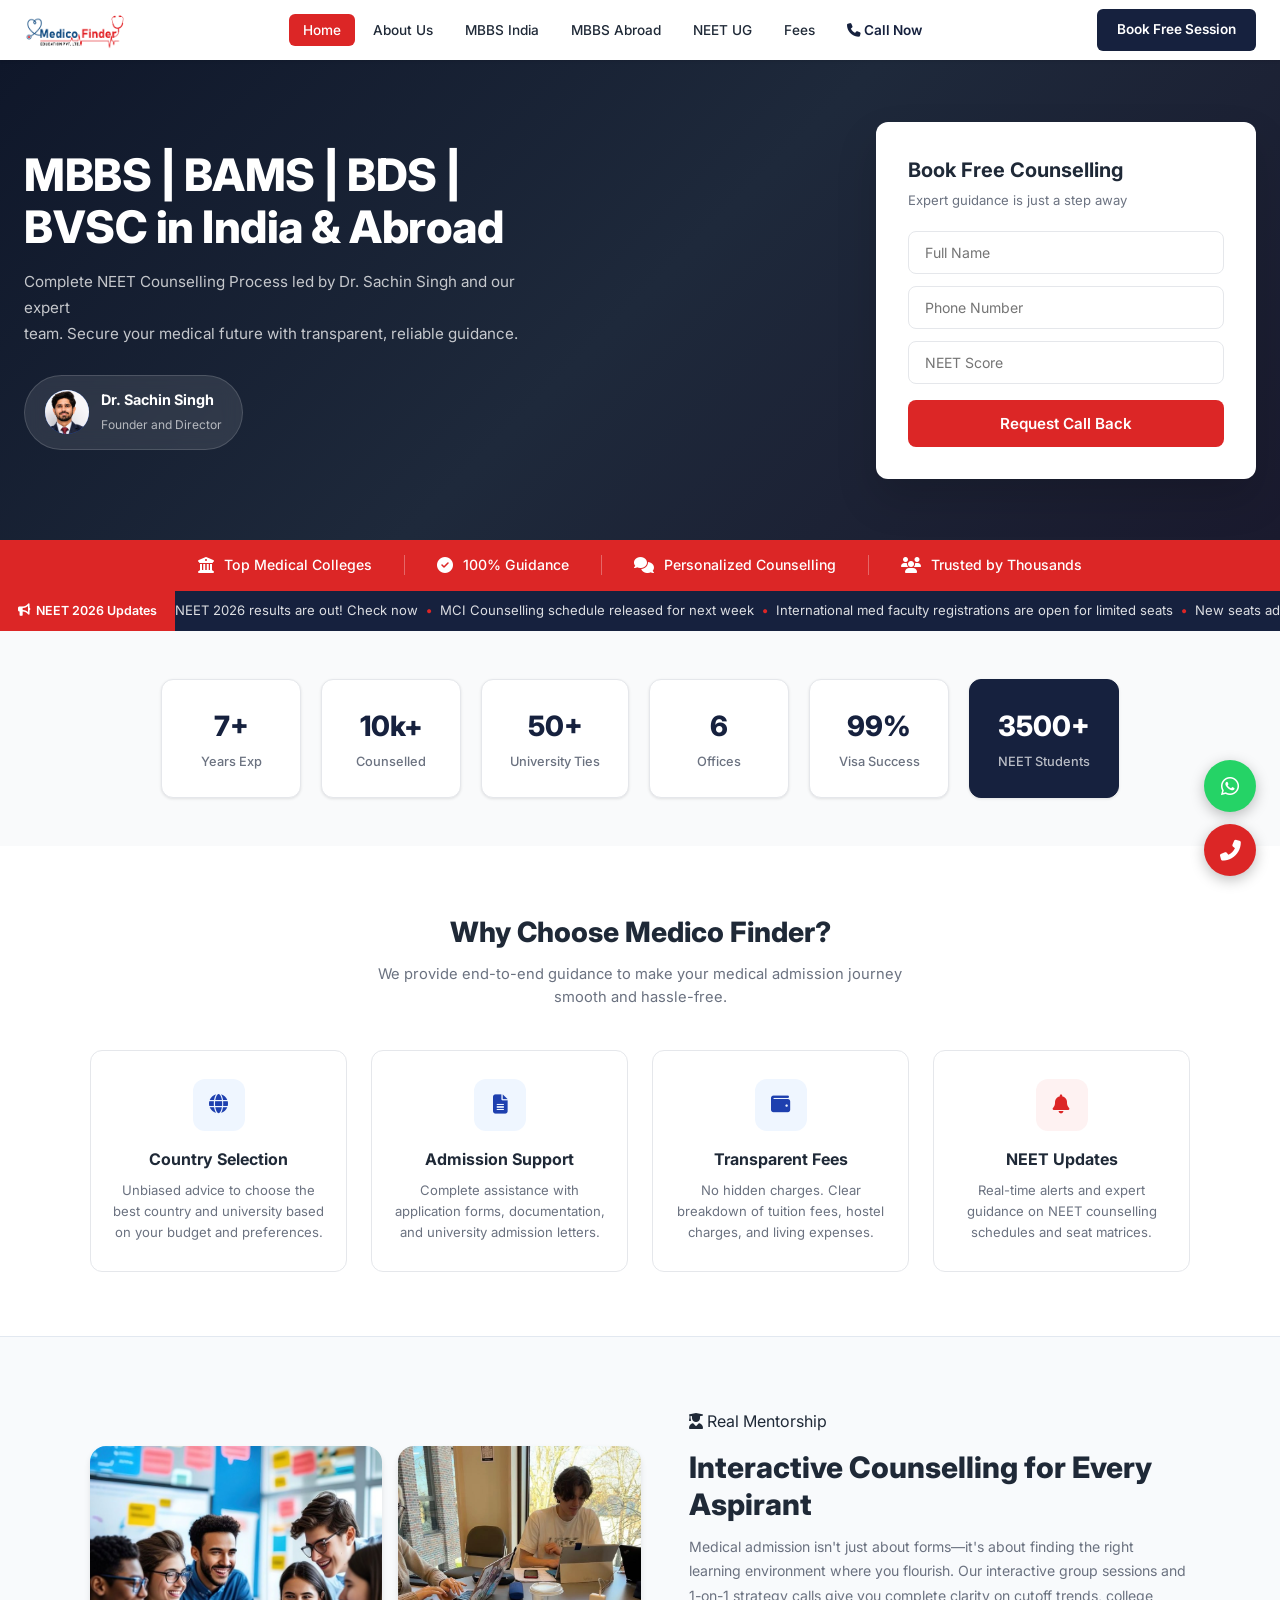
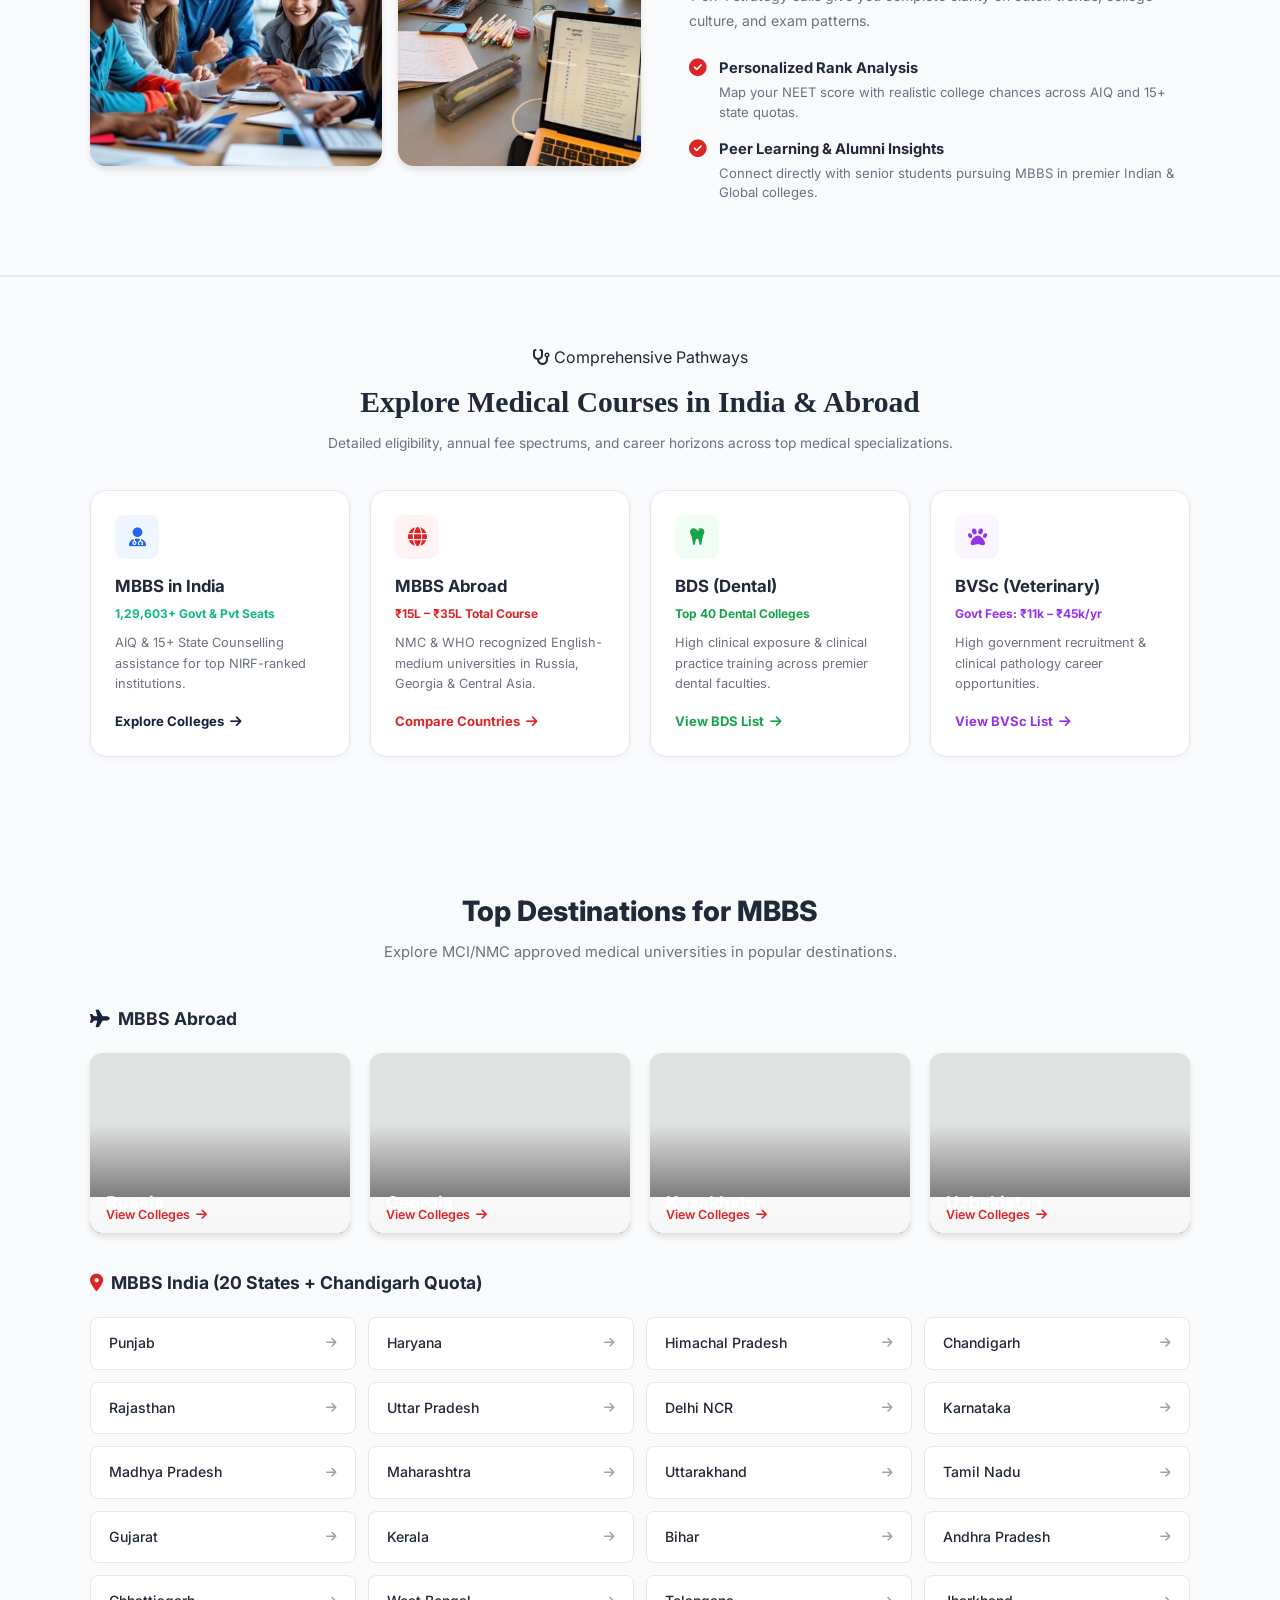
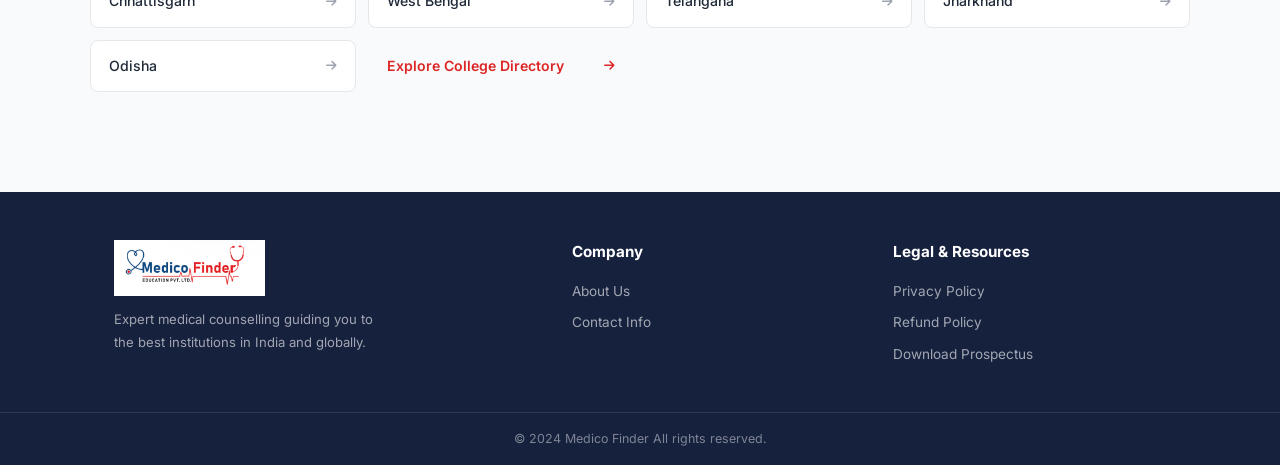
<file: index.html>
<!DOCTYPE html>
<html lang="en">
<head>
    <meta charset="UTF-8">
    <meta name="viewport" content="width=device-width, initial-scale=1.0">
    <title>Medico Finder - MBBS | BAMS | BDS | BVSC in India & Abroad</title>
    <link rel="stylesheet" href="styles.css">
    <link rel="preconnect" href="https://fonts.googleapis.com">
    <link rel="preconnect" href="https://fonts.gstatic.com" crossorigin>
    <link href="https://fonts.googleapis.com/css2?family=Inter:wght@300;400;500;600;700;800;900&display=swap" rel="stylesheet">
    <link rel="stylesheet" href="https://cdnjs.cloudflare.com/ajax/libs/font-awesome/6.5.1/css/all.min.css">
</head>
<body>

    <!-- ===== NAVBAR ===== -->
    <nav class="navbar">
        <div class="nav-container">
            <a href="index.html" class="logo">
                <img src="logo.png" alt="Medico Finder Education Pvt. Ltd." class="brand-logo">
            </a>
            <ul class="nav-links">
                <li><a href="index.html" class="active">Home</a></li>
                <li><a href="about.html">About Us</a></li>
                <li><a href="mbbs-india.html">MBBS India</a></li>
                <li><a href="mbbs-abroad.html">MBBS Abroad</a></li>
                <li><a href="neet-ug.html">NEET UG</a></li>
                <li><a href="fees.html">Fees</a></li>
                <li><a href="tel:+918816008060" class="call-now"><i class="fas fa-phone"></i> Call Now</a></li>
            </ul>
            <a href="#" class="btn-book-session">Book Free Session</a>
            <button class="mobile-menu-btn" id="mobileMenuBtn">
                <i class="fas fa-bars"></i>
            </button>
        </div>
    </nav>

    <!-- ===== HERO SECTION ===== -->
    <section class="hero">
        <div class="hero-overlay"></div>
        <div class="hero-container">
            <div class="hero-content">
                <h1>MBBS | BAMS | BDS |<br>BVSC in India & Abroad</h1>
                <p class="hero-subtitle">Complete NEET Counselling Process led by Dr. Sachin Singh and our expert<br>team. Secure your medical future with transparent, reliable guidance.</p>
                <div class="doctor-card">
                    <div class="doctor-avatar">
                        <img src="dr_sachin_avatar.jpg" alt="Dr. Sachin Singh" style="width:100%; height:100%; border-radius:50%; object-fit:cover;">
                    </div>
                    <div class="doctor-info">
                        <strong>Dr. Sachin Singh</strong>
                        <span>Founder and Director</span>
                    </div>
                </div>
            </div>
            <div class="hero-form">
                <h3>Book Free Counselling</h3>
                <p>Expert guidance is just a step away</p>
                <form>
                    <input type="text" placeholder="Full Name">
                    <input type="tel" placeholder="Phone Number">
                    <input type="text" placeholder="NEET Score">
                    <button type="submit" class="btn-request">Request Call Back</button>
                </form>
            </div>
        </div>
    </section>

    <!-- ===== TRUST BAR ===== -->
    <section class="trust-bar">
        <div class="trust-container">
            <div class="trust-item">
                <i class="fas fa-university"></i>
                <span>Top Medical Colleges</span>
            </div>
            <div class="trust-divider"></div>
            <div class="trust-item">
                <i class="fas fa-check-circle"></i>
                <span>100% Guidance</span>
            </div>
            <div class="trust-divider"></div>
            <div class="trust-item">
                <i class="fas fa-comments"></i>
                <span>Personalized Counselling</span>
            </div>
            <div class="trust-divider"></div>
            <div class="trust-item">
                <i class="fas fa-users"></i>
                <span>Trusted by Thousands</span>
            </div>
        </div>
    </section>

    <!-- ===== NEWS TICKER ===== -->
    <section class="news-ticker">
        <div class="ticker-label">
            <i class="fas fa-bullhorn"></i> NEET 2026 Updates
        </div>
        <div class="ticker-content">
            <div class="ticker-scroll">
                <span>NEET 2026 results are out! Check now </span>
                <span class="ticker-dot">•</span>
                <span> MCI Counselling schedule released for next week </span>
                <span class="ticker-dot">•</span>
                <span> International med faculty registrations are open for limited seats </span>
                <span class="ticker-dot">•</span>
                <span> New seats added in top medical colleges across India </span>
                <span class="ticker-dot">•</span>
                <span>NEET 2026 results are out! Check now </span>
                <span class="ticker-dot">•</span>
                <span> MCI Counselling schedule released for next week </span>
                <span class="ticker-dot">•</span>
                <span> International med faculty registrations are open for limited seats </span>
            </div>
        </div>
    </section>

    <!-- ===== STATS SECTION ===== -->
    <section class="stats-section">
        <div class="stats-container">
            <div class="stat-card">
                <h2>7+</h2>
                <p>Years Exp</p>
            </div>
            <div class="stat-card">
                <h2>10k+</h2>
                <p>Counselled</p>
            </div>
            <div class="stat-card">
                <h2>50+</h2>
                <p>University Ties</p>
            </div>
            <div class="stat-card">
                <h2>6</h2>
                <p>Offices</p>
            </div>
            <div class="stat-card">
                <h2>99%</h2>
                <p>Visa Success</p>
            </div>
            <div class="stat-card highlight">
                <h2>3500+</h2>
                <p>NEET Students</p>
            </div>
        </div>
    </section>

    <!-- ===== WHY CHOOSE US ===== -->
    <section class="why-choose">
        <div class="section-container">
            <h2 class="section-title">Why Choose Medico Finder?</h2>
            <p class="section-subtitle">We provide end-to-end guidance to make your medical admission journey smooth and hassle-free.</p>
            <div class="features-grid">
                <div class="feature-card">
                    <div class="feature-icon blue">
                        <i class="fas fa-globe"></i>
                    </div>
                    <h4>Country Selection</h4>
                    <p>Unbiased advice to choose the best country and university based on your budget and preferences.</p>
                </div>
                <div class="feature-card">
                    <div class="feature-icon blue">
                        <i class="fas fa-file-alt"></i>
                    </div>
                    <h4>Admission Support</h4>
                    <p>Complete assistance with application forms, documentation, and university admission letters.</p>
                </div>
                <div class="feature-card">
                    <div class="feature-icon blue">
                        <i class="fas fa-wallet"></i>
                    </div>
                    <h4>Transparent Fees</h4>
                    <p>No hidden charges. Clear breakdown of tuition fees, hostel charges, and living expenses.</p>
                </div>
                <div class="feature-card">
                    <div class="feature-icon red">
                        <i class="fas fa-bell"></i>
                    </div>
                    <h4>NEET Updates</h4>
                    <p>Real-time alerts and expert guidance on NEET counselling schedules and seat matrices.</p>
                </div>
            </div>
        </div>
    </section>

    <!-- ===== STUDENT COMMUNITY & COUNSELLING EXPERIENCE ===== -->
    <section class="student-experience-section">
        <div class="section-container exp-container">
            <div class="exp-images-grid">
                <div class="exp-img-main">
                    <img src="discussion_team.jpg" alt="Interactive Medical Counselling & Mentorship" class="exp-img rounded-img">
                </div>
                <div class="exp-img-sub">
                    <img src="study_desk.jpg" alt="Focused NEET Counselling & Guidance Sessions" class="exp-img rounded-img">
                </div>
            </div>
            <div class="exp-content">
                <span class="badge badge-green"><i class="fas fa-user-graduate"></i> Real Mentorship</span>
                <h2>Interactive Counselling for Every Aspirant</h2>
                <p>Medical admission isn't just about forms—it's about finding the right learning environment where you flourish. Our interactive group sessions and 1-on-1 strategy calls give you complete clarity on cutoff trends, college culture, and exam patterns.</p>
                <div class="exp-points">
                    <div class="exp-point">
                        <i class="fas fa-check-circle"></i>
                        <div>
                            <strong>Personalized Rank Analysis</strong>
                            <p>Map your NEET score with realistic college chances across AIQ and 15+ state quotas.</p>
                        </div>
                    </div>
                    <div class="exp-point">
                        <i class="fas fa-check-circle"></i>
                        <div>
                            <strong>Peer Learning & Alumni Insights</strong>
                            <p>Connect directly with senior students pursuing MBBS in premier Indian & Global colleges.</p>
                        </div>
                    </div>
                </div>
            </div>
        </div>
    </section>

    <!-- ===== EXPLORE MEDICAL DISCIPLINES & CATEGORIES ===== -->
    <section class="disciplines-section" style="padding: 68px 24px; background: #f8fafc; border-top: 1px solid #e2e8f0;">
        <div class="section-container">
            <div style="text-align: center; max-width: 680px; margin: 0 auto 36px;">
                <span class="badge badge-green"><i class="fas fa-stethoscope"></i> Comprehensive Pathways</span>
                <h2 style="font-family:'Playfair Display',Georgia,serif; font-size:1.85rem; font-weight:800; color:var(--text-dark); margin:8px 0 6px;">Explore Medical Courses in India & Abroad</h2>
                <p style="font-size:0.86rem; color:var(--text-gray);">Detailed eligibility, annual fee spectrums, and career horizons across top medical specializations.</p>
            </div>

            <div class="disciplines-grid" style="display: grid; grid-template-columns: repeat(auto-fit, minmax(240px, 1fr)); gap: 20px;">
                <!-- MBBS India -->
                <div class="disc-card" style="background: white; border-radius: 16px; padding: 24px; border: 1px solid #e2e8f0; box-shadow: 0 2px 8px rgba(0,0,0,0.03); transition: all 0.3s;">
                    <div style="width:44px; height:44px; border-radius:10px; background:#eff6ff; color:#2563eb; display:flex; align-items:center; justify-content:center; font-size:1.2rem; margin-bottom:14px;">
                        <i class="fas fa-user-md"></i>
                    </div>
                    <h3 style="font-size:1.05rem; font-weight:700; color:var(--text-dark); margin-bottom:4px;">MBBS in India</h3>
                    <span style="font-size:0.75rem; color:#10b981; font-weight:700; display:block; margin-bottom:10px;">1,29,603+ Govt & Pvt Seats</span>
                    <p style="font-size:0.8rem; color:var(--text-gray); line-height:1.6; margin-bottom:16px;">AIQ & 15+ State Counselling assistance for top NIRF-ranked institutions.</p>
                    <a href="mbbs-india.html" style="font-size:0.82rem; font-weight:700; color:var(--primary-navy); text-decoration:none; display:flex; align-items:center; gap:6px;">Explore Colleges <i class="fas fa-arrow-right"></i></a>
                </div>

                <!-- MBBS Abroad -->
                <div class="disc-card" style="background: white; border-radius: 16px; padding: 24px; border: 1px solid #e2e8f0; box-shadow: 0 2px 8px rgba(0,0,0,0.03); transition: all 0.3s;">
                    <div style="width:44px; height:44px; border-radius:10px; background:#fef2f2; color:#dc2626; display:flex; align-items:center; justify-content:center; font-size:1.2rem; margin-bottom:14px;">
                        <i class="fas fa-globe"></i>
                    </div>
                    <h3 style="font-size:1.05rem; font-weight:700; color:var(--text-dark); margin-bottom:4px;">MBBS Abroad</h3>
                    <span style="font-size:0.75rem; color:#dc2626; font-weight:700; display:block; margin-bottom:10px;">₹15L – ₹35L Total Course</span>
                    <p style="font-size:0.8rem; color:var(--text-gray); line-height:1.6; margin-bottom:16px;">NMC & WHO recognized English-medium universities in Russia, Georgia & Central Asia.</p>
                    <a href="mbbs-abroad.html" style="font-size:0.82rem; font-weight:700; color:var(--primary-red); text-decoration:none; display:flex; align-items:center; gap:6px;">Compare Countries <i class="fas fa-arrow-right"></i></a>
                </div>

                <!-- BDS Dental -->
                <div class="disc-card" style="background: white; border-radius: 16px; padding: 24px; border: 1px solid #e2e8f0; box-shadow: 0 2px 8px rgba(0,0,0,0.03); transition: all 0.3s;">
                    <div style="width:44px; height:44px; border-radius:10px; background:#f0fdf4; color:#16a34a; display:flex; align-items:center; justify-content:center; font-size:1.2rem; margin-bottom:14px;">
                        <i class="fas fa-tooth"></i>
                    </div>
                    <h3 style="font-size:1.05rem; font-weight:700; color:var(--text-dark); margin-bottom:4px;">BDS (Dental)</h3>
                    <span style="font-size:0.75rem; color:#16a34a; font-weight:700; display:block; margin-bottom:10px;">Top 40 Dental Colleges</span>
                    <p style="font-size:0.8rem; color:var(--text-gray); line-height:1.6; margin-bottom:16px;">High clinical exposure & clinical practice training across premier dental faculties.</p>
                    <a href="mbbs-india.html" style="font-size:0.82rem; font-weight:700; color:#16a34a; text-decoration:none; display:flex; align-items:center; gap:6px;">View BDS List <i class="fas fa-arrow-right"></i></a>
                </div>

                <!-- BVSc Veterinary -->
                <div class="disc-card" style="background: white; border-radius: 16px; padding: 24px; border: 1px solid #e2e8f0; box-shadow: 0 2px 8px rgba(0,0,0,0.03); transition: all 0.3s;">
                    <div style="width:44px; height:44px; border-radius:10px; background:#faf5ff; color:#9333ea; display:flex; align-items:center; justify-content:center; font-size:1.2rem; margin-bottom:14px;">
                        <i class="fas fa-paw"></i>
                    </div>
                    <h3 style="font-size:1.05rem; font-weight:700; color:var(--text-dark); margin-bottom:4px;">BVSc (Veterinary)</h3>
                    <span style="font-size:0.75rem; color:#9333ea; font-weight:700; display:block; margin-bottom:10px;">Govt Fees: ₹11k – ₹45k/yr</span>
                    <p style="font-size:0.8rem; color:var(--text-gray); line-height:1.6; margin-bottom:16px;">High government recruitment & clinical pathology career opportunities.</p>
                    <a href="mbbs-india.html" style="font-size:0.82rem; font-weight:700; color:#9333ea; text-decoration:none; display:flex; align-items:center; gap:6px;">View BVSc List <i class="fas fa-arrow-right"></i></a>
                </div>
            </div>
        </div>
    </section>

    <!-- ===== TOP DESTINATIONS ===== -->
    <section class="top-destinations">
        <div class="section-container">
            <h2 class="section-title">Top Destinations for MBBS</h2>
            <p class="section-subtitle">Explore MCI/NMC approved medical universities in popular destinations.</p>

            <!-- MBBS Abroad -->
            <div class="destination-group">
                <h3 class="group-title"><i class="fas fa-plane"></i> MBBS Abroad</h3>
                <div class="country-cards">
                    <div class="country-card">
                        <div class="country-image russia"></div>
                        <div class="country-overlay">
                            <h4>Russia</h4>
                        </div>
                        <a href="#" class="view-colleges">View Colleges <i class="fas fa-arrow-right"></i></a>
                    </div>
                    <div class="country-card">
                        <div class="country-image georgia"></div>
                        <div class="country-overlay">
                            <h4>Georgia</h4>
                        </div>
                        <a href="#" class="view-colleges">View Colleges <i class="fas fa-arrow-right"></i></a>
                    </div>
                    <div class="country-card">
                        <div class="country-image kazakhstan"></div>
                        <div class="country-overlay">
                            <h4>Kazakhstan</h4>
                        </div>
                        <a href="#" class="view-colleges">View Colleges <i class="fas fa-arrow-right"></i></a>
                    </div>
                    <div class="country-card">
                        <div class="country-image uzbekistan"></div>
                        <div class="country-overlay">
                            <h4>Uzbekistan</h4>
                        </div>
                        <a href="#" class="view-colleges">View Colleges <i class="fas fa-arrow-right"></i></a>
                    </div>
                </div>
            </div>

            <!-- MBBS India -->
            <div class="destination-group">
                <h3 class="group-title"><i class="fas fa-map-marker-alt" style="color: #dc2626;"></i> MBBS India (20 States + Chandigarh Quota)</h3>
                <div class="state-grid">
                    <a href="mbbs-india.html" class="state-item"><span>Punjab</span><i class="fas fa-arrow-right"></i></a>
                    <a href="mbbs-india.html" class="state-item"><span>Haryana</span><i class="fas fa-arrow-right"></i></a>
                    <a href="mbbs-india.html" class="state-item"><span>Himachal Pradesh</span><i class="fas fa-arrow-right"></i></a>
                    <a href="mbbs-india.html" class="state-item"><span>Chandigarh</span><i class="fas fa-arrow-right"></i></a>
                    <a href="mbbs-india.html" class="state-item"><span>Rajasthan</span><i class="fas fa-arrow-right"></i></a>
                    <a href="mbbs-india.html" class="state-item"><span>Uttar Pradesh</span><i class="fas fa-arrow-right"></i></a>
                    <a href="mbbs-india.html" class="state-item"><span>Delhi NCR</span><i class="fas fa-arrow-right"></i></a>
                    <a href="mbbs-india.html" class="state-item"><span>Karnataka</span><i class="fas fa-arrow-right"></i></a>
                    <a href="mbbs-india.html" class="state-item"><span>Madhya Pradesh</span><i class="fas fa-arrow-right"></i></a>
                    <a href="mbbs-india.html" class="state-item"><span>Maharashtra</span><i class="fas fa-arrow-right"></i></a>
                    <a href="mbbs-india.html" class="state-item"><span>Uttarakhand</span><i class="fas fa-arrow-right"></i></a>
                    <a href="mbbs-india.html" class="state-item"><span>Tamil Nadu</span><i class="fas fa-arrow-right"></i></a>
                    <a href="mbbs-india.html" class="state-item"><span>Gujarat</span><i class="fas fa-arrow-right"></i></a>
                    <a href="mbbs-india.html" class="state-item"><span>Kerala</span><i class="fas fa-arrow-right"></i></a>
                    <a href="mbbs-india.html" class="state-item"><span>Bihar</span><i class="fas fa-arrow-right"></i></a>
                    <a href="mbbs-india.html" class="state-item"><span>Andhra Pradesh</span><i class="fas fa-arrow-right"></i></a>
                    <a href="mbbs-india.html" class="state-item"><span>Chhattisgarh</span><i class="fas fa-arrow-right"></i></a>
                    <a href="mbbs-india.html" class="state-item"><span>West Bengal</span><i class="fas fa-arrow-right"></i></a>
                    <a href="mbbs-india.html" class="state-item"><span>Telangana</span><i class="fas fa-arrow-right"></i></a>
                    <a href="mbbs-india.html" class="state-item"><span>Jharkhand</span><i class="fas fa-arrow-right"></i></a>
                    <a href="mbbs-india.html" class="state-item"><span>Odisha</span><i class="fas fa-arrow-right"></i></a>
                    <a href="mbbs-india.html" class="state-item view-all"><span>Explore College Directory</span><i class="fas fa-arrow-right"></i></a>
                </div>
            </div>
        </div>
    </section>

    <!-- ===== FOOTER ===== -->
    <footer class="footer">
        <div class="footer-container">
            <div class="footer-brand">
                <a href="index.html" class="footer-logo">
                    <img src="footer-logo.png" alt="Medico Finder Education Pvt. Ltd." style="height:56px; width:auto; display:block;">
                </a>
                <p>Expert medical counselling guiding you to<br>the best institutions in India and globally.</p>
            </div>
            <div class="footer-links">
                <h4>Company</h4>
                <ul>
                    <li><a href="#">About Us</a></li>
                    <li><a href="#">Contact Info</a></li>
                </ul>
            </div>
            <div class="footer-links">
                <h4>Legal & Resources</h4>
                <ul>
                    <li><a href="#">Privacy Policy</a></li>
                    <li><a href="#">Refund Policy</a></li>
                    <li><a href="#">Download Prospectus</a></li>
                </ul>
            </div>
        </div>
        <div class="footer-bottom">
            <p>&copy; 2024 Medico Finder All rights reserved.</p>
        </div>
    </footer>

    <!-- ===== FLOATING BUTTONS ===== -->
    <div class="floating-buttons">
        <a href="https://wa.me/918816008060" target="_blank" class="floating-btn whatsapp" aria-label="Chat on WhatsApp">
            <i class="fab fa-whatsapp"></i>
        </a>
        <a href="tel:+918816008060" class="floating-btn phone" aria-label="Call us">
            <i class="fas fa-phone-alt"></i>
        </a>
    </div>

    <script src="script.js"></script>
</body>
</html>
</file>
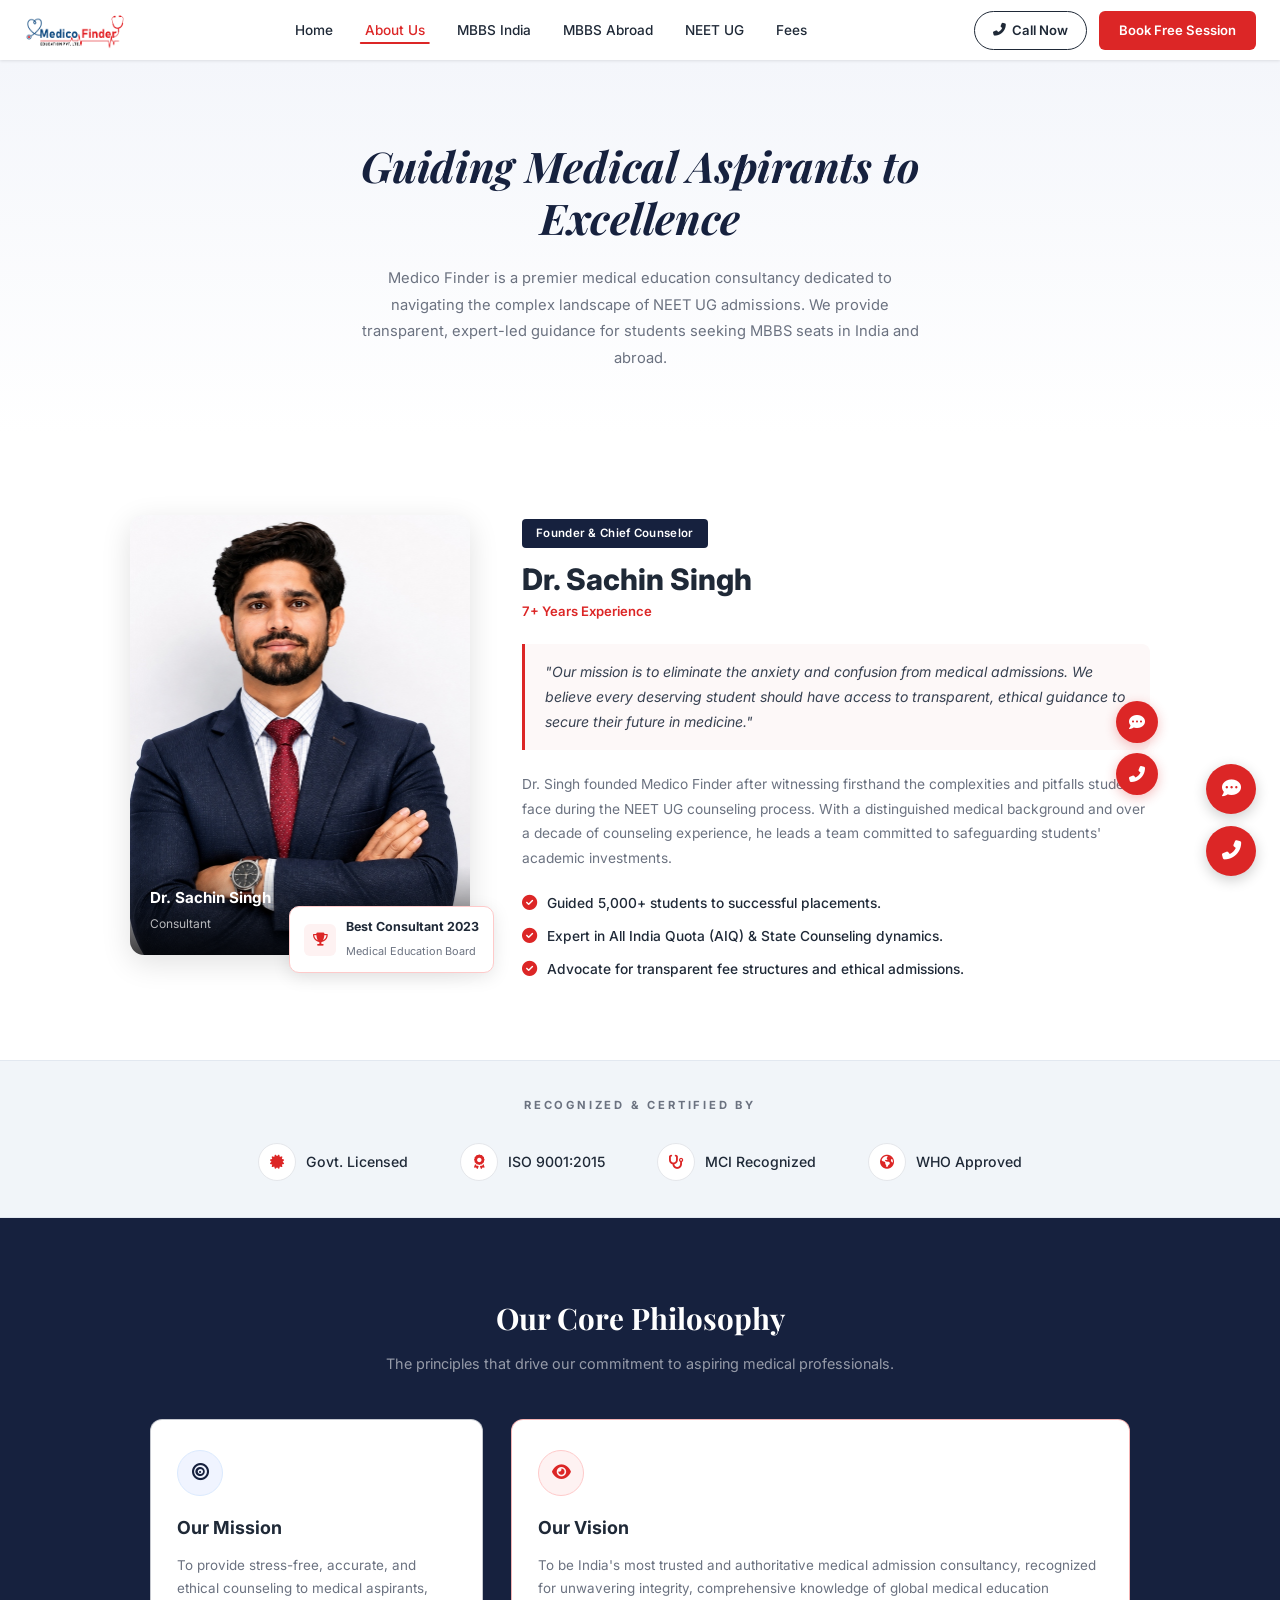
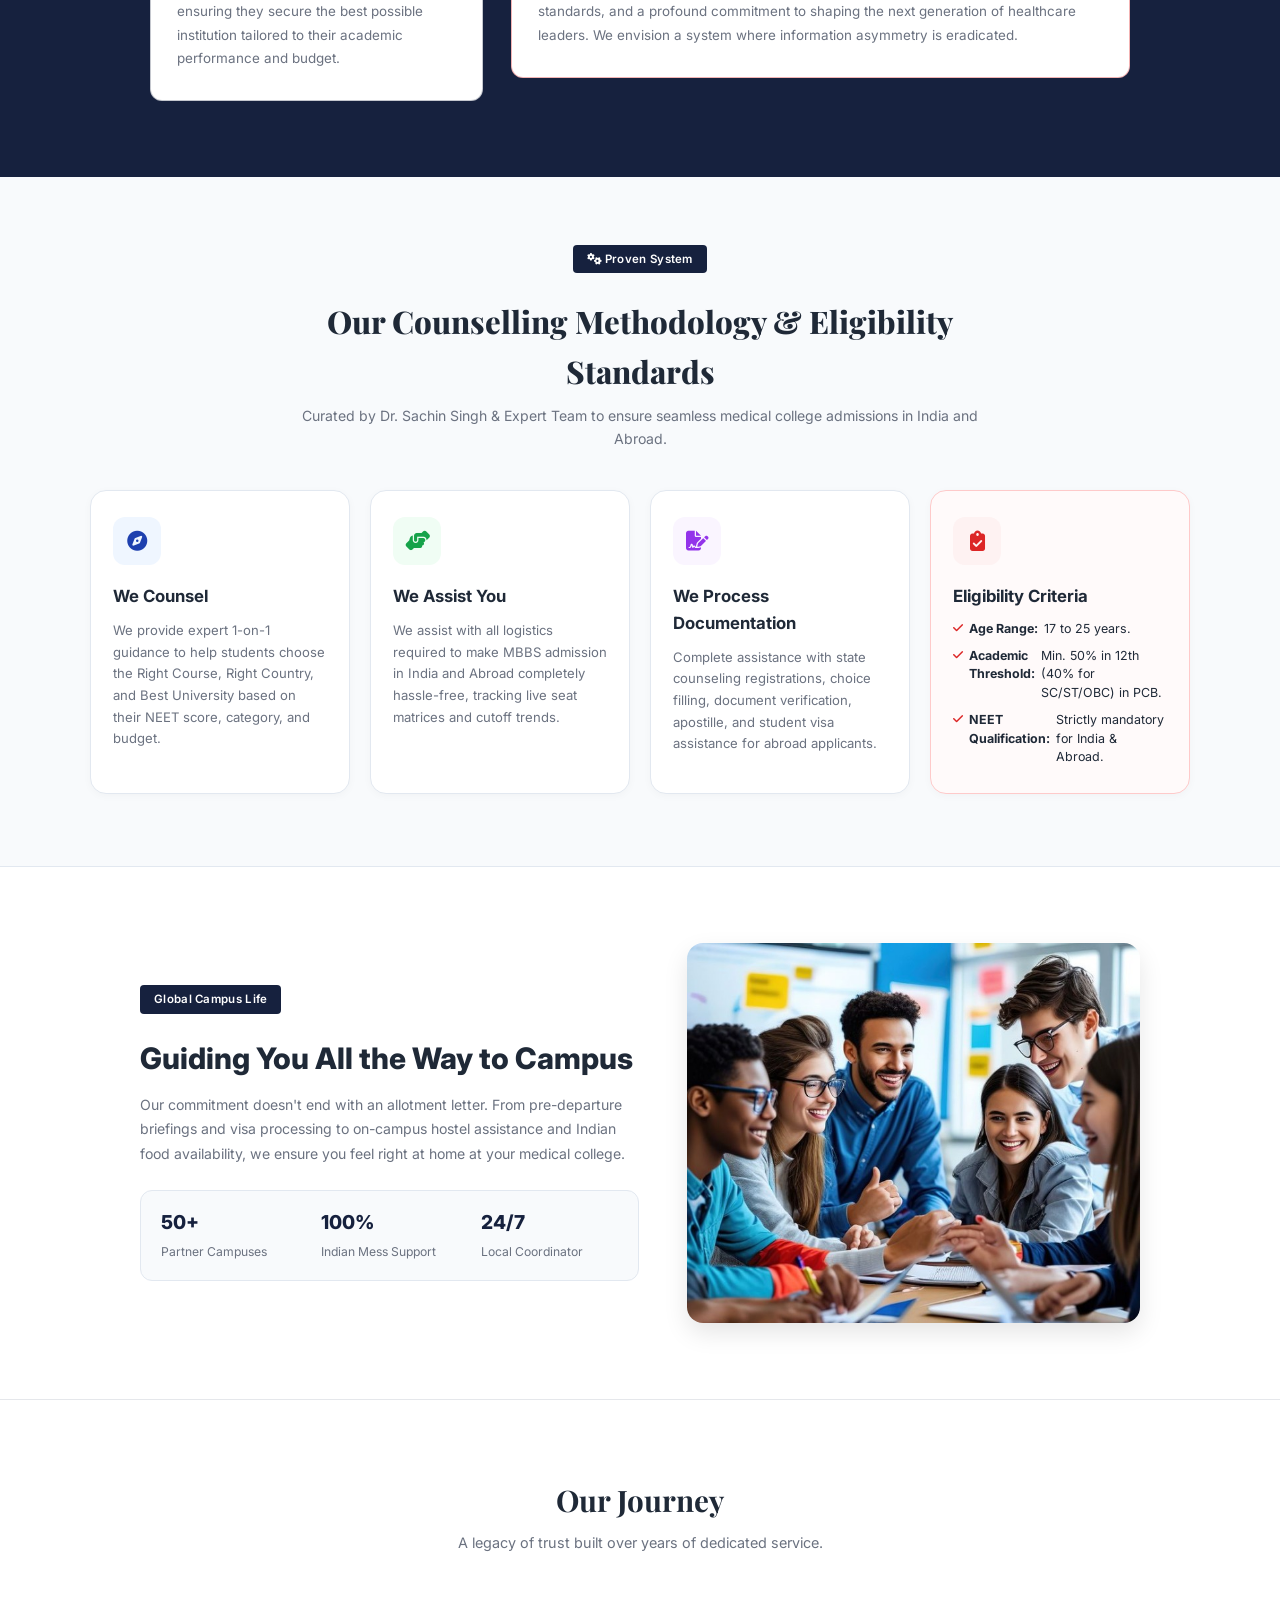
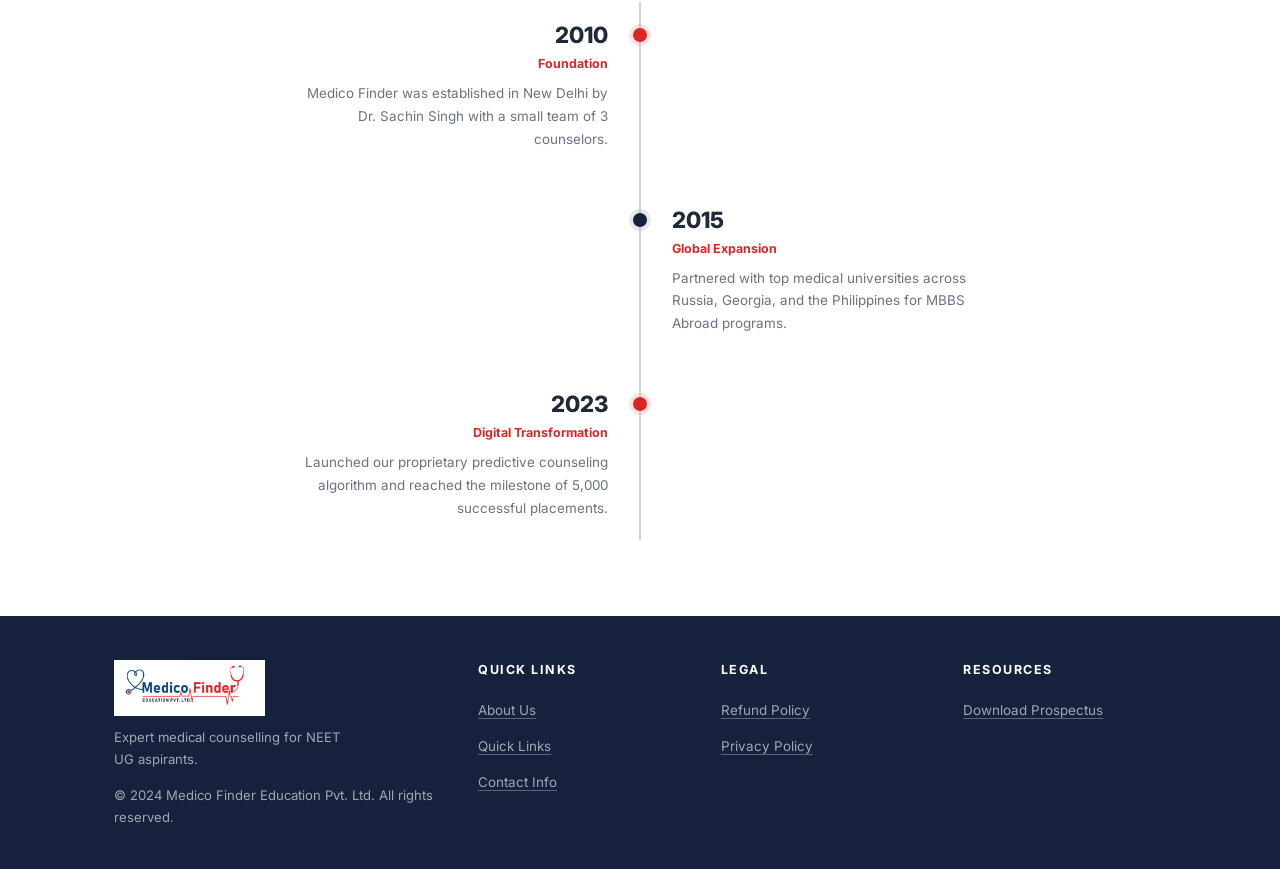
<file: about.html>
<!DOCTYPE html>
<html lang="en">
<head>
    <meta charset="UTF-8">
    <meta name="viewport" content="width=device-width, initial-scale=1.0">
    <title>About Us - Medico Finder</title>
    <link rel="stylesheet" href="styles.css">
    <link rel="stylesheet" href="about.css">
    <link rel="preconnect" href="https://fonts.googleapis.com">
    <link rel="preconnect" href="https://fonts.gstatic.com" crossorigin>
    <link href="https://fonts.googleapis.com/css2?family=Inter:wght@300;400;500;600;700;800;900&family=Playfair+Display:ital,wght@0,400;0,500;0,600;0,700;0,800;0,900;1,400;1,500;1,600;1,700;1,800;1,900&display=swap" rel="stylesheet">
    <link rel="stylesheet" href="https://cdnjs.cloudflare.com/ajax/libs/font-awesome/6.5.1/css/all.min.css">
</head>
<body class="about-page">

    <!-- ===== NAVBAR ===== -->
    <nav class="navbar about-navbar">
        <div class="nav-container">
            <a href="index.html" class="logo">
                <img src="logo.png" alt="Medico Finder Education Pvt. Ltd." class="brand-logo">
            </a>
            <ul class="nav-links">
                <li><a href="index.html">Home</a></li>
                <li><a href="about.html" class="active-underline">About Us</a></li>
                <li><a href="mbbs-india.html">MBBS India</a></li>
                <li><a href="mbbs-abroad.html">MBBS Abroad</a></li>
                <li><a href="neet-ug.html">NEET UG</a></li>
                <li><a href="fees.html">Fees</a></li>
            </ul>
            <div class="nav-actions">
                <a href="tel:" class="btn-call-now">
                    <i class="fas fa-phone-alt"></i> Call Now
                </a>
                <a href="#" class="btn-book-session-red">Book Free Session</a>
            </div>
            <button class="mobile-menu-btn" id="mobileMenuBtn">
                <i class="fas fa-bars"></i>
            </button>
        </div>
    </nav>

    <!-- ===== HERO / PAGE HEADER ===== -->
    <section class="about-hero">
        <div class="about-hero-container">
            <h1><em>Guiding Medical Aspirants to Excellence</em></h1>
            <p>Medico Finder is a premier medical education consultancy dedicated to navigating the complex landscape of NEET UG admissions. We provide transparent, expert-led guidance for students seeking MBBS seats in India and abroad.</p>
        </div>
    </section>

    <!-- ===== FOUNDER SECTION ===== -->
    <section class="founder-section">
        <div class="founder-container">
            <div class="founder-image-wrapper">
                <div class="founder-image">
                    <img src="dr_sachin_singh.jpg" alt="Dr. Sachin Singh">
                    <div class="founder-name-overlay">
                        <span>Dr. Sachin Singh</span>
                        <small>Consultant</small>
                    </div>
                </div>
                <div class="award-badge">
                    <div class="award-icon">
                        <i class="fas fa-trophy"></i>
                    </div>
                    <div class="award-text">
                        <strong>Best Consultant 2023</strong>
                        <span>Medical Education Board</span>
                    </div>
                </div>
            </div>
            <div class="founder-content">
                <span class="founder-tag">Founder & Chief Counselor</span>
                <h2>Dr. Sachin Singh</h2>
                <p class="founder-credentials">7+ Years Experience</p>
                <blockquote>
                    "Our mission is to eliminate the anxiety and confusion from medical admissions. We believe every deserving student should have access to transparent, ethical guidance to secure their future in medicine."
                </blockquote>
                <p class="founder-bio">
                    Dr. Singh founded Medico Finder after witnessing firsthand the complexities and pitfalls students face during the NEET UG counseling process. With a distinguished medical background and over a decade of counseling experience, he leads a team committed to safeguarding students' academic investments.
                </p>
                <ul class="founder-achievements">
                    <li>
                        <i class="fas fa-check-circle"></i>
                        <span>Guided 5,000+ students to successful placements.</span>
                    </li>
                    <li>
                        <i class="fas fa-check-circle"></i>
                        <span>Expert in All India Quota (AIQ) & State Counseling dynamics.</span>
                    </li>
                    <li>
                        <i class="fas fa-check-circle"></i>
                        <span>Advocate for transparent fee structures and ethical admissions.</span>
                    </li>
                </ul>
            </div>
            <!-- Small floating action buttons next to founder content -->
            <div class="founder-side-actions">
                <a href="#" class="side-action-btn">
                    <i class="fas fa-comment-dots"></i>
                </a>
                <a href="tel:" class="side-action-btn">
                    <i class="fas fa-phone-alt"></i>
                </a>
            </div>
        </div>
    </section>

    <!-- ===== RECOGNIZED & CERTIFIED ===== -->
    <section class="certifications">
        <div class="certifications-container">
            <p class="cert-label">RECOGNIZED & CERTIFIED BY</p>
            <div class="cert-badges">
                <div class="cert-badge">
                    <div class="cert-icon">
                        <i class="fas fa-certificate"></i>
                    </div>
                    <span>Govt. Licensed</span>
                </div>
                <div class="cert-badge">
                    <div class="cert-icon">
                        <i class="fas fa-award"></i>
                    </div>
                    <span>ISO 9001:2015</span>
                </div>
                <div class="cert-badge">
                    <div class="cert-icon">
                        <i class="fas fa-stethoscope"></i>
                    </div>
                    <span>MCI Recognized</span>
                </div>
                <div class="cert-badge">
                    <div class="cert-icon">
                        <i class="fas fa-globe-americas"></i>
                    </div>
                    <span>WHO Approved</span>
                </div>
            </div>
        </div>
    </section>

    <!-- ===== OUR CORE PHILOSOPHY ===== -->
    <section class="philosophy-section">
        <div class="philosophy-container">
            <h2 class="philosophy-title">Our Core Philosophy</h2>
            <p class="philosophy-subtitle">The principles that drive our commitment to aspiring medical professionals.</p>
            <div class="philosophy-cards">
                <div class="philosophy-card mission">
                    <div class="philosophy-icon navy">
                        <i class="fas fa-bullseye"></i>
                    </div>
                    <h3>Our Mission</h3>
                    <p>To provide stress-free, accurate, and ethical counseling to medical aspirants, ensuring they secure the best possible institution tailored to their academic performance and budget.</p>
                </div>
                <div class="philosophy-card vision">
                    <div class="philosophy-icon red">
                        <i class="fas fa-eye"></i>
                    </div>
                    <h3>Our Vision</h3>
                    <p>To be India's most trusted and authoritative medical admission consultancy, recognized for unwavering integrity, comprehensive knowledge of global medical education standards, and a profound commitment to shaping the next generation of healthcare leaders. We envision a system where information asymmetry is eradicated.</p>
                </div>
            </div>
        </div>
    </section>

    <!-- ===== COUNSELLING METHODOLOGY & ELIGIBILITY ===== -->
    <section class="methodology-section">
        <div class="section-container">
            <div class="methodology-header">
                <span class="founder-tag"><i class="fas fa-cogs"></i> Proven System</span>
                <h2>Our Counselling Methodology & Eligibility Standards</h2>
                <p>Curated by Dr. Sachin Singh & Expert Team to ensure seamless medical college admissions in India and Abroad.</p>
            </div>
            <div class="methodology-cards-grid">
                <div class="method-card">
                    <div class="method-icon blue">
                        <i class="fas fa-compass"></i>
                    </div>
                    <h3>We Counsel</h3>
                    <p>We provide expert 1-on-1 guidance to help students choose the Right Course, Right Country, and Best University based on their NEET score, category, and budget.</p>
                </div>
                <div class="method-card">
                    <div class="method-icon green">
                        <i class="fas fa-hands-helping"></i>
                    </div>
                    <h3>We Assist You</h3>
                    <p>We assist with all logistics required to make MBBS admission in India and Abroad completely hassle-free, tracking live seat matrices and cutoff trends.</p>
                </div>
                <div class="method-card">
                    <div class="method-icon purple">
                        <i class="fas fa-file-signature"></i>
                    </div>
                    <h3>We Process Documentation</h3>
                    <p>Complete assistance with state counseling registrations, choice filling, document verification, apostille, and student visa assistance for abroad applicants.</p>
                </div>
                <div class="method-card eligibility-card">
                    <div class="method-icon red">
                        <i class="fas fa-clipboard-check"></i>
                    </div>
                    <h3>Eligibility Criteria</h3>
                    <ul class="eligibility-list">
                        <li><i class="fas fa-check"></i> <strong>Age Range:</strong> 17 to 25 years.</li>
                        <li><i class="fas fa-check"></i> <strong>Academic Threshold:</strong> Min. 50% in 12th (40% for SC/ST/OBC) in PCB.</li>
                        <li><i class="fas fa-check"></i> <strong>NEET Qualification:</strong> Strictly mandatory for India & Abroad.</li>
                    </ul>
                </div>
            </div>
        </div>
    </section>

    <!-- ===== CAMPUS LIFE & STUDENT COMMUNITY ===== -->
    <section class="campus-life-section">
        <div class="campus-life-container">
            <div class="campus-life-text">
                <span class="founder-tag">Global Campus Life</span>
                <h2>Guiding You All the Way to Campus</h2>
                <p>Our commitment doesn't end with an allotment letter. From pre-departure briefings and visa processing to on-campus hostel assistance and Indian food availability, we ensure you feel right at home at your medical college.</p>
                <div class="campus-stats-mini">
                    <div>
                        <strong>50+</strong>
                        <span>Partner Campuses</span>
                    </div>
                    <div>
                        <strong>100%</strong>
                        <span>Indian Mess Support</span>
                    </div>
                    <div>
                        <strong>24/7</strong>
                        <span>Local Coordinator</span>
                    </div>
                </div>
            </div>
            <div class="campus-life-image">
                <img src="campus_students.jpg" alt="Students walking on medical campus" class="rounded-img shadow-lg">
            </div>
        </div>
    </section>

    <!-- ===== OUR JOURNEY TIMELINE ===== -->
    <section class="journey-section">
        <div class="journey-container">
            <h2 class="journey-title">Our Journey</h2>
            <p class="journey-subtitle">A legacy of trust built over years of dedicated service.</p>
            <div class="timeline">
                <!-- 2010 - Left -->
                <div class="timeline-item left">
                    <div class="timeline-content">
                        <h3>2010</h3>
                        <span class="timeline-tag">Foundation</span>
                        <p>Medico Finder was established in New Delhi by Dr. Sachin Singh with a small team of 3 counselors.</p>
                    </div>
                    <div class="timeline-dot red"></div>
                </div>
                <!-- 2015 - Right -->
                <div class="timeline-item right">
                    <div class="timeline-dot dark"></div>
                    <div class="timeline-content">
                        <h3>2015</h3>
                        <span class="timeline-tag">Global Expansion</span>
                        <p>Partnered with top medical universities across Russia, Georgia, and the Philippines for MBBS Abroad programs.</p>
                    </div>
                </div>
                <!-- 2023 - Left -->
                <div class="timeline-item left">
                    <div class="timeline-content">
                        <h3>2023</h3>
                        <span class="timeline-tag">Digital Transformation</span>
                        <p>Launched our proprietary predictive counseling algorithm and reached the milestone of 5,000 successful placements.</p>
                    </div>
                    <div class="timeline-dot red"></div>
                </div>
            </div>
        </div>
    </section>

    <!-- ===== FOOTER ===== -->
    <footer class="footer about-footer">
        <div class="about-footer-container">
            <div class="footer-brand">
                <a href="index.html" class="footer-logo">
                    <img src="footer-logo.png" alt="Medico Finder Education Pvt. Ltd." style="height:56px; width:auto; display:block;">
                </a>
                <p class="footer-desc">Expert medical counselling for NEET<br>UG aspirants.</p>
                <p class="footer-copy">&copy; 2024 Medico Finder Education Pvt. Ltd. All rights reserved.</p>
            </div>
            <div class="about-footer-links">
                <h4>Quick Links</h4>
                <ul>
                    <li><a href="about.html">About Us</a></li>
                    <li><a href="#">Quick Links</a></li>
                    <li><a href="#">Contact Info</a></li>
                </ul>
            </div>
            <div class="about-footer-links">
                <h4>Legal</h4>
                <ul>
                    <li><a href="#">Refund Policy</a></li>
                    <li><a href="#">Privacy Policy</a></li>
                </ul>
            </div>
            <div class="about-footer-links">
                <h4>Resources</h4>
                <ul>
                    <li><a href="#">Download Prospectus</a></li>
                </ul>
            </div>
        </div>
    </footer>

    <!-- ===== FLOATING BUTTONS ===== -->
    <div class="floating-buttons">
        <a href="#" class="floating-btn msg-btn">
            <i class="fas fa-comment-dots"></i>
        </a>
        <a href="tel:" class="floating-btn call-btn">
            <i class="fas fa-phone-alt"></i>
        </a>
    </div>

    <script src="script.js"></script>
</body>
</html>
</file>
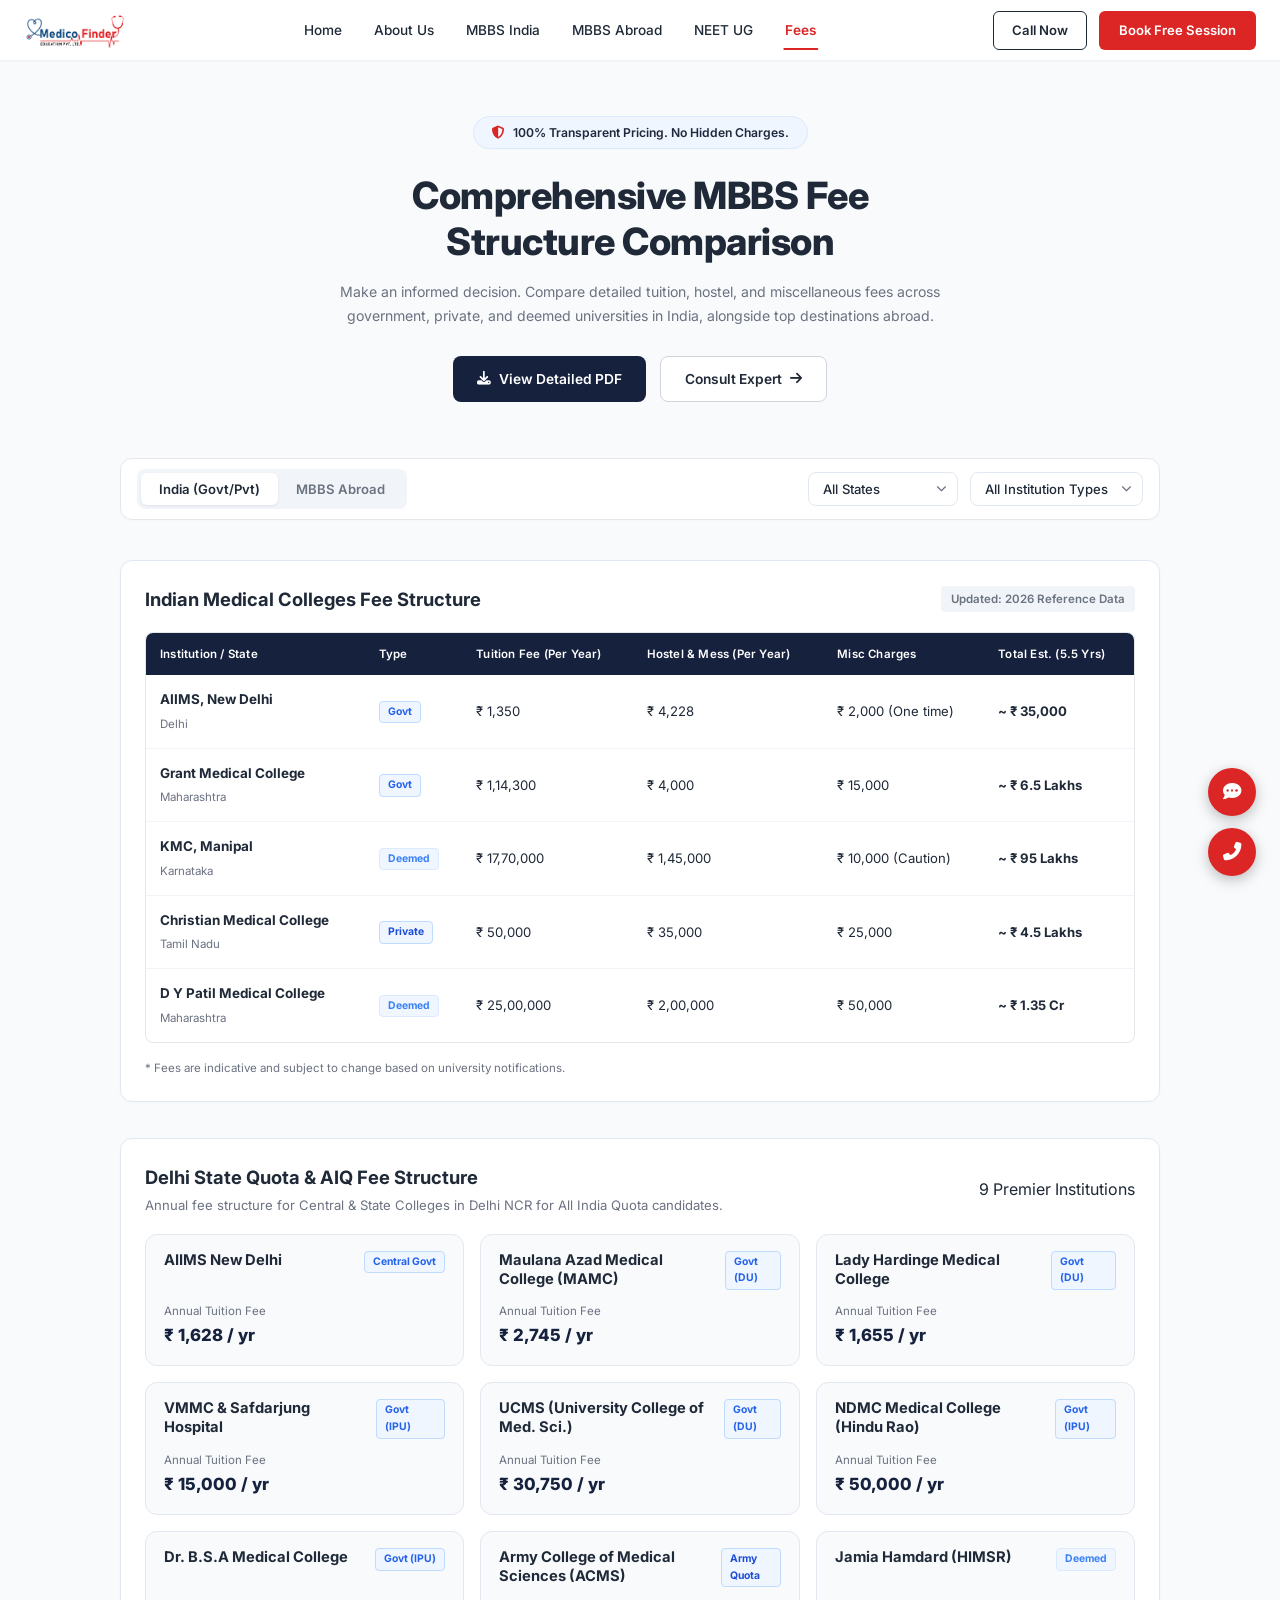
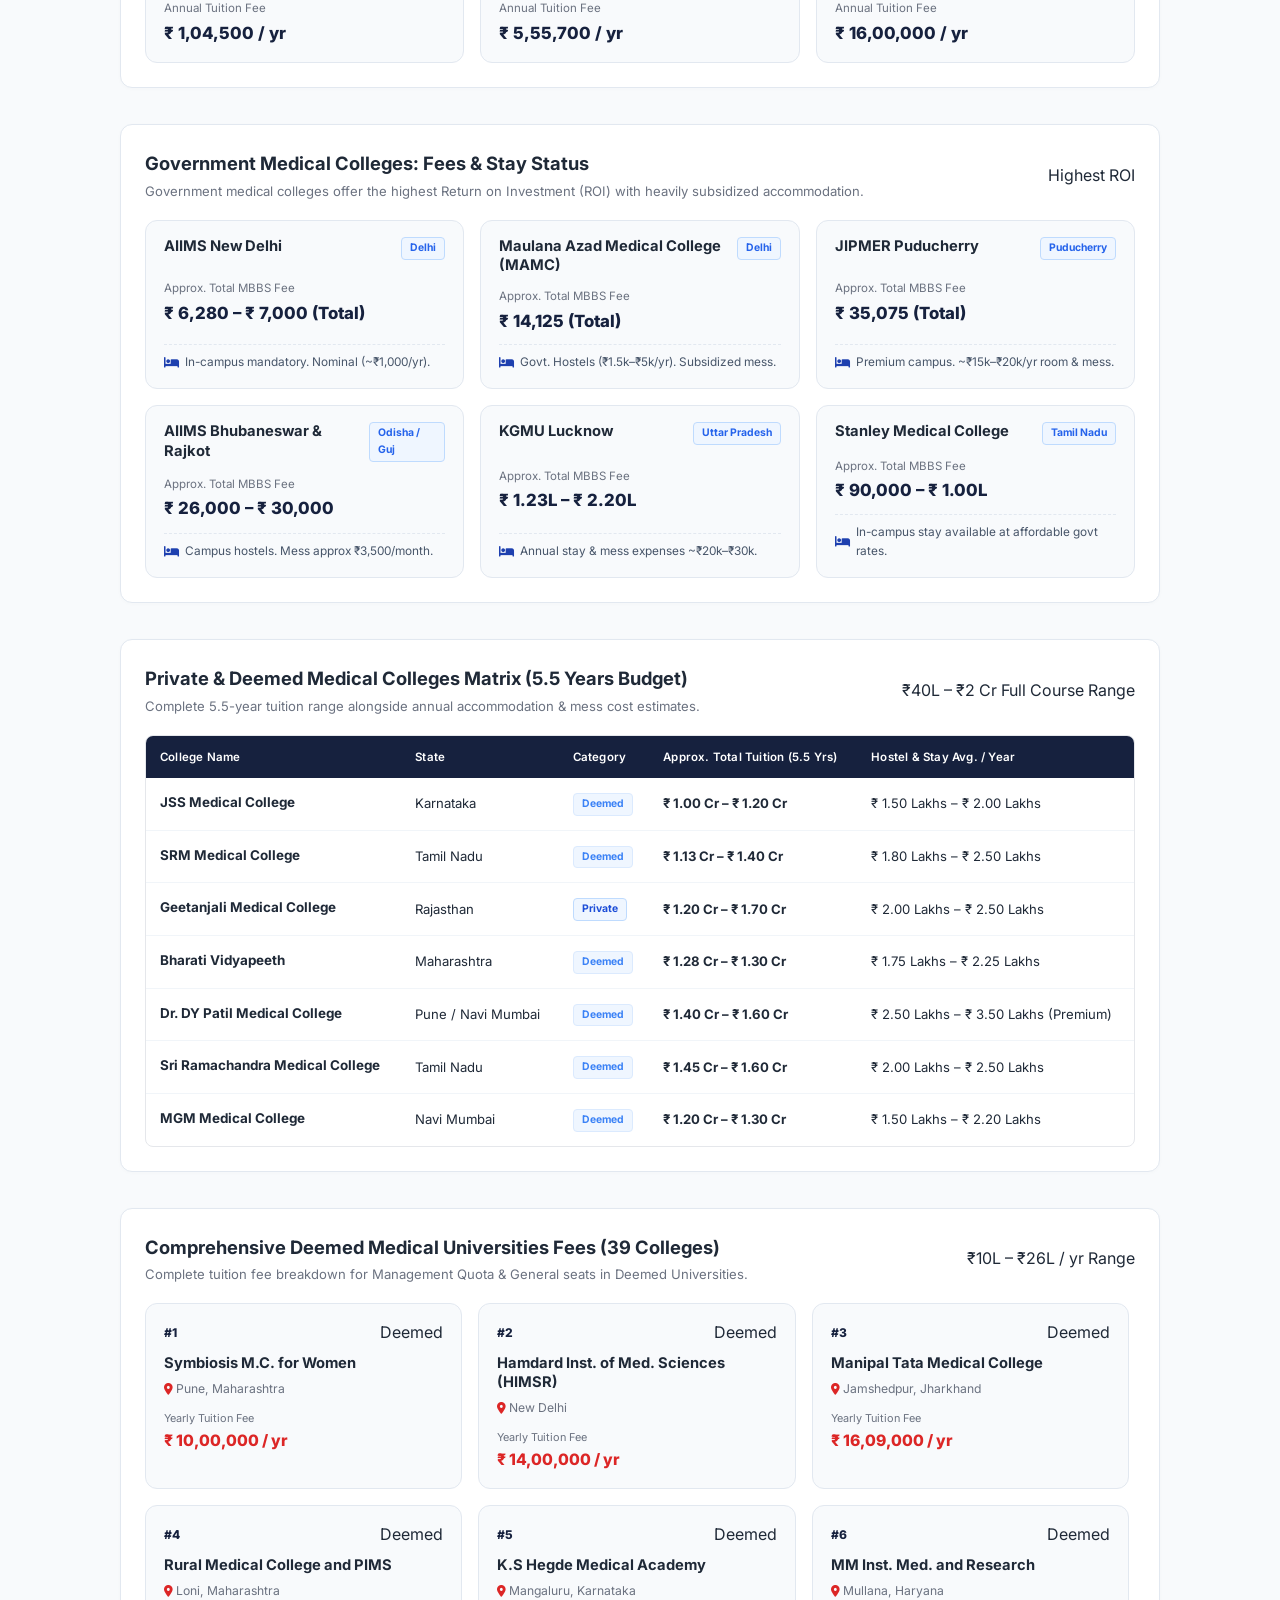
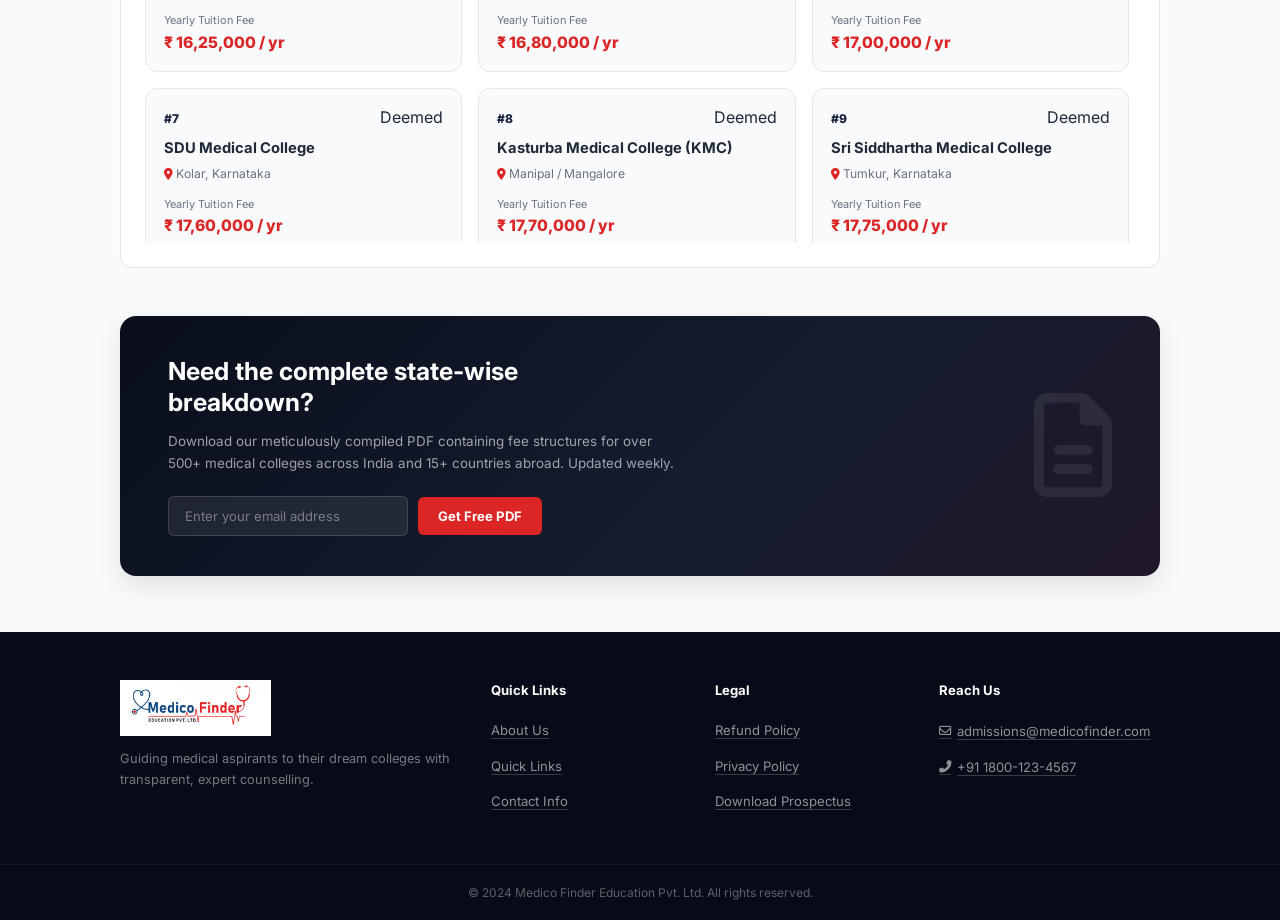
<file: fees.html>
<!DOCTYPE html>
<html lang="en">
<head>
    <meta charset="UTF-8">
    <meta name="viewport" content="width=device-width, initial-scale=1.0">
    <title>Fees - MBBS Fee Structure Comparison | Medico Finder</title>
    <link rel="stylesheet" href="styles.css">
    <link rel="stylesheet" href="fees.css">
    <link rel="preconnect" href="https://fonts.googleapis.com">
    <link rel="preconnect" href="https://fonts.gstatic.com" crossorigin>
    <link href="https://fonts.googleapis.com/css2?family=Inter:wght@300;400;500;600;700;800;900&family=Playfair+Display:ital,wght@0,400;0,500;0,600;0,700;0,800;0,900;1,400;1,500;1,600;1,700;1,800;1,900&display=swap" rel="stylesheet">
    <link rel="stylesheet" href="https://cdnjs.cloudflare.com/ajax/libs/font-awesome/6.5.1/css/all.min.css">
</head>
<body class="fees-page">

    <!-- ===== NAVBAR (LIGHT) ===== -->
    <nav class="navbar fees-navbar">
        <div class="nav-container">
            <a href="index.html" class="logo fees-logo">
                <img src="logo.png" alt="Medico Finder Education Pvt. Ltd." class="brand-logo">
            </a>
            <ul class="nav-links">
                <li><a href="index.html">Home</a></li>
                <li><a href="about.html">About Us</a></li>
                <li><a href="mbbs-india.html">MBBS India</a></li>
                <li><a href="mbbs-abroad.html">MBBS Abroad</a></li>
                <li><a href="neet-ug.html">NEET UG</a></li>
                <li><a href="fees.html" class="fees-active">Fees</a></li>
            </ul>
            <div class="nav-actions-fees">
                <a href="tel:" class="btn-call-out">Call Now</a>
                <a href="#" class="btn-book-red-sm">Book Free Session</a>
            </div>
            <button class="mobile-menu-btn" id="mobileMenuBtn">
                <i class="fas fa-bars"></i>
            </button>
        </div>
    </nav>

    <!-- ===== HERO ===== -->
    <section class="fees-hero">
        <div class="fees-hero-container">
            <div class="trust-pill">
                <i class="fas fa-shield-alt"></i>
                <span>100% Transparent Pricing. No Hidden Charges.</span>
            </div>
            <h1>Comprehensive MBBS Fee<br>Structure Comparison</h1>
            <p>Make an informed decision. Compare detailed tuition, hostel, and miscellaneous fees across government, private, and deemed universities in India, alongside top destinations abroad.</p>
            <div class="hero-actions">
                <a href="#" class="btn-navy-filled"><i class="fas fa-download"></i> View Detailed PDF</a>
                <a href="#" class="btn-outlined">Consult Expert <i class="fas fa-arrow-right"></i></a>
            </div>
        </div>
    </section>

    <!-- ===== FILTERS ===== -->
    <section class="fees-filters">
        <div class="fees-filters-container">
            <div class="filter-tabs">
                <button class="filter-tab active">India (Govt/Pvt)</button>
                <button class="filter-tab">MBBS Abroad</button>
            </div>
            <div class="filter-dropdowns">
                <div class="filter-select">
                    <select>
                        <option>All States</option>
                        <option>Delhi</option>
                        <option>Maharashtra</option>
                        <option>Karnataka</option>
                        <option>Tamil Nadu</option>
                    </select>
                    <i class="fas fa-chevron-down"></i>
                </div>
                <div class="filter-select">
                    <select>
                        <option>All Institution Types</option>
                        <option>Government</option>
                        <option>Private</option>
                        <option>Deemed</option>
                    </select>
                    <i class="fas fa-chevron-down"></i>
                </div>
            </div>
        </div>
    </section>

    <!-- ===== FEE TABLE ===== -->
    <section class="fees-table-section">
        <div class="fees-table-container">
            <div class="table-card">
                <div class="table-header-row">
                    <h2>Indian Medical Colleges Fee Structure</h2>
                    <span class="updated-badge">Updated: 2026 Reference Data</span>
                </div>

                <div class="table-wrapper">
                    <table class="fees-table">
                        <thead>
                            <tr>
                                <th>Institution / State</th>
                                <th>Type</th>
                                <th>Tuition Fee (Per Year)</th>
                                <th>Hostel & Mess (Per Year)</th>
                                <th>Misc Charges</th>
                                <th>Total Est. (5.5 Yrs)</th>
                            </tr>
                        </thead>
                        <tbody>
                            <tr>
                                <td>
                                    <strong>AIIMS, New Delhi</strong>
                                    <span class="inst-state">Delhi</span>
                                </td>
                                <td><span class="type-badge govt">Govt</span></td>
                                <td>₹ 1,350</td>
                                <td>₹ 4,228</td>
                                <td>₹ 2,000 (One time)</td>
                                <td class="total-col">~ ₹ 35,000</td>
                            </tr>
                            <tr>
                                <td>
                                    <strong>Grant Medical College</strong>
                                    <span class="inst-state">Maharashtra</span>
                                </td>
                                <td><span class="type-badge govt">Govt</span></td>
                                <td>₹ 1,14,300</td>
                                <td>₹ 4,000</td>
                                <td>₹ 15,000</td>
                                <td class="total-col">~ ₹ 6.5 Lakhs</td>
                            </tr>
                            <tr>
                                <td>
                                    <strong>KMC, Manipal</strong>
                                    <span class="inst-state">Karnataka</span>
                                </td>
                                <td><span class="type-badge deemed">Deemed</span></td>
                                <td>₹ 17,70,000</td>
                                <td>₹ 1,45,000</td>
                                <td>₹ 10,000 (Caution)</td>
                                <td class="total-col">~ ₹ 95 Lakhs</td>
                            </tr>
                            <tr>
                                <td>
                                    <strong>Christian Medical College</strong>
                                    <span class="inst-state">Tamil Nadu</span>
                                </td>
                                <td><span class="type-badge private">Private</span></td>
                                <td>₹ 50,000</td>
                                <td>₹ 35,000</td>
                                <td>₹ 25,000</td>
                                <td class="total-col">~ ₹ 4.5 Lakhs</td>
                            </tr>
                            <tr>
                                <td>
                                    <strong>D Y Patil Medical College</strong>
                                    <span class="inst-state">Maharashtra</span>
                                </td>
                                <td><span class="type-badge deemed">Deemed</span></td>
                                <td>₹ 25,00,000</td>
                                <td>₹ 2,00,000</td>
                                <td>₹ 50,000</td>
                                <td class="total-col">~ ₹ 1.35 Cr</td>
                            </tr>
                        </tbody>
                    </table>
                </div>

                <div class="table-footer">
                    <p class="table-note">* Fees are indicative and subject to change based on university notifications.</p>
                </div>
            </div>

            <!-- ===== DELHI STATE QUOTA & AIQ FEE STRUCTURE ===== -->
            <div class="table-card" style="margin-top: 36px;">
                <div class="table-header-row">
                    <div>
                        <h2>Delhi State Quota & AIQ Fee Structure</h2>
                        <p style="font-size:0.82rem; color:var(--text-gray); margin-top:2px;">Annual fee structure for Central & State Colleges in Delhi NCR for All India Quota candidates.</p>
                    </div>
                    <span class="badge badge-green">9 Premier Institutions</span>
                </div>

                <div class="delhi-fee-cards-grid">
                    <div class="df-card">
                        <div class="df-top">
                            <h4>AIIMS New Delhi</h4>
                            <span class="type-badge govt">Central Govt</span>
                        </div>
                        <div class="df-fee-box">
                            <span>Annual Tuition Fee</span>
                            <strong>₹ 1,628 / yr</strong>
                        </div>
                    </div>

                    <div class="df-card">
                        <div class="df-top">
                            <h4>Maulana Azad Medical College (MAMC)</h4>
                            <span class="type-badge govt">Govt (DU)</span>
                        </div>
                        <div class="df-fee-box">
                            <span>Annual Tuition Fee</span>
                            <strong>₹ 2,745 / yr</strong>
                        </div>
                    </div>

                    <div class="df-card">
                        <div class="df-top">
                            <h4>Lady Hardinge Medical College</h4>
                            <span class="type-badge govt">Govt (DU)</span>
                        </div>
                        <div class="df-fee-box">
                            <span>Annual Tuition Fee</span>
                            <strong>₹ 1,655 / yr</strong>
                        </div>
                    </div>

                    <div class="df-card">
                        <div class="df-top">
                            <h4>VMMC & Safdarjung Hospital</h4>
                            <span class="type-badge govt">Govt (IPU)</span>
                        </div>
                        <div class="df-fee-box">
                            <span>Annual Tuition Fee</span>
                            <strong>₹ 15,000 / yr</strong>
                        </div>
                    </div>

                    <div class="df-card">
                        <div class="df-top">
                            <h4>UCMS (University College of Med. Sci.)</h4>
                            <span class="type-badge govt">Govt (DU)</span>
                        </div>
                        <div class="df-fee-box">
                            <span>Annual Tuition Fee</span>
                            <strong>₹ 30,750 / yr</strong>
                        </div>
                    </div>

                    <div class="df-card">
                        <div class="df-top">
                            <h4>NDMC Medical College (Hindu Rao)</h4>
                            <span class="type-badge govt">Govt (IPU)</span>
                        </div>
                        <div class="df-fee-box">
                            <span>Annual Tuition Fee</span>
                            <strong>₹ 50,000 / yr</strong>
                        </div>
                    </div>

                    <div class="df-card">
                        <div class="df-top">
                            <h4>Dr. B.S.A Medical College</h4>
                            <span class="type-badge govt">Govt (IPU)</span>
                        </div>
                        <div class="df-fee-box">
                            <span>Annual Tuition Fee</span>
                            <strong>₹ 1,04,500 / yr</strong>
                        </div>
                    </div>

                    <div class="df-card">
                        <div class="df-top">
                            <h4>Army College of Medical Sciences (ACMS)</h4>
                            <span class="type-badge private">Army Quota</span>
                        </div>
                        <div class="df-fee-box">
                            <span>Annual Tuition Fee</span>
                            <strong>₹ 5,55,700 / yr</strong>
                        </div>
                    </div>

                    <div class="df-card">
                        <div class="df-top">
                            <h4>Jamia Hamdard (HIMSR)</h4>
                            <span class="type-badge deemed">Deemed</span>
                        </div>
                        <div class="df-fee-box">
                            <span>Annual Tuition Fee</span>
                            <strong>₹ 16,00,000 / yr</strong>
                        </div>
                    </div>
                </div>
            </div>

            <!-- ===== GOVERNMENT MEDICAL COLLEGES: FEES & STAY STATUS ===== -->
            <div class="table-card" style="margin-top: 36px;">
                <div class="table-header-row">
                    <div>
                        <h2>Government Medical Colleges: Fees & Stay Status</h2>
                        <p style="font-size:0.82rem; color:var(--text-gray); margin-top:2px;">Government medical colleges offer the highest Return on Investment (ROI) with heavily subsidized accommodation.</p>
                    </div>
                    <span class="badge badge-green">Highest ROI</span>
                </div>

                <div class="delhi-fee-cards-grid">
                    <div class="df-card">
                        <div class="df-top">
                            <h4>AIIMS New Delhi</h4>
                            <span class="type-badge govt">Delhi</span>
                        </div>
                        <div class="df-fee-box">
                            <span>Approx. Total MBBS Fee</span>
                            <strong>₹ 6,280 – ₹ 7,000 (Total)</strong>
                        </div>
                        <div class="stay-note"><i class="fas fa-bed"></i> In-campus mandatory. Nominal (~₹1,000/yr).</div>
                    </div>

                    <div class="df-card">
                        <div class="df-top">
                            <h4>Maulana Azad Medical College (MAMC)</h4>
                            <span class="type-badge govt">Delhi</span>
                        </div>
                        <div class="df-fee-box">
                            <span>Approx. Total MBBS Fee</span>
                            <strong>₹ 14,125 (Total)</strong>
                        </div>
                        <div class="stay-note"><i class="fas fa-bed"></i> Govt. Hostels (₹1.5k–₹5k/yr). Subsidized mess.</div>
                    </div>

                    <div class="df-card">
                        <div class="df-top">
                            <h4>JIPMER Puducherry</h4>
                            <span class="type-badge govt">Puducherry</span>
                        </div>
                        <div class="df-fee-box">
                            <span>Approx. Total MBBS Fee</span>
                            <strong>₹ 35,075 (Total)</strong>
                        </div>
                        <div class="stay-note"><i class="fas fa-bed"></i> Premium campus. ~₹15k–₹20k/yr room & mess.</div>
                    </div>

                    <div class="df-card">
                        <div class="df-top">
                            <h4>AIIMS Bhubaneswar & Rajkot</h4>
                            <span class="type-badge govt">Odisha / Guj</span>
                        </div>
                        <div class="df-fee-box">
                            <span>Approx. Total MBBS Fee</span>
                            <strong>₹ 26,000 – ₹ 30,000</strong>
                        </div>
                        <div class="stay-note"><i class="fas fa-bed"></i> Campus hostels. Mess approx ₹3,500/month.</div>
                    </div>

                    <div class="df-card">
                        <div class="df-top">
                            <h4>KGMU Lucknow</h4>
                            <span class="type-badge govt">Uttar Pradesh</span>
                        </div>
                        <div class="df-fee-box">
                            <span>Approx. Total MBBS Fee</span>
                            <strong>₹ 1.23L – ₹ 2.20L</strong>
                        </div>
                        <div class="stay-note"><i class="fas fa-bed"></i> Annual stay & mess expenses ~₹20k–₹30k.</div>
                    </div>

                    <div class="df-card">
                        <div class="df-top">
                            <h4>Stanley Medical College</h4>
                            <span class="type-badge govt">Tamil Nadu</span>
                        </div>
                        <div class="df-fee-box">
                            <span>Approx. Total MBBS Fee</span>
                            <strong>₹ 90,000 – ₹ 1.00L</strong>
                        </div>
                        <div class="stay-note"><i class="fas fa-bed"></i> In-campus stay available at affordable govt rates.</div>
                    </div>
                </div>
            </div>

            <!-- ===== PRIVATE & DEEMED MEDICAL COLLEGES 5.5-YR MATRIX ===== -->
            <div class="table-card" style="margin-top: 36px;">
                <div class="table-header-row">
                    <div>
                        <h2>Private & Deemed Medical Colleges Matrix (5.5 Years Budget)</h2>
                        <p style="font-size:0.82rem; color:var(--text-gray); margin-top:2px;">Complete 5.5-year tuition range alongside annual accommodation & mess cost estimates.</p>
                    </div>
                    <span class="badge badge-red">₹40L – ₹2 Cr Full Course Range</span>
                </div>

                <div class="table-wrapper">
                    <table class="fees-table">
                        <thead>
                            <tr>
                                <th>College Name</th>
                                <th>State</th>
                                <th>Category</th>
                                <th>Approx. Total Tuition (5.5 Yrs)</th>
                                <th>Hostel & Stay Avg. / Year</th>
                            </tr>
                        </thead>
                        <tbody>
                            <tr>
                                <td><strong>JSS Medical College</strong></td>
                                <td>Karnataka</td>
                                <td><span class="type-badge deemed">Deemed</span></td>
                                <td class="total-col">₹ 1.00 Cr – ₹ 1.20 Cr</td>
                                <td>₹ 1.50 Lakhs – ₹ 2.00 Lakhs</td>
                            </tr>
                            <tr>
                                <td><strong>SRM Medical College</strong></td>
                                <td>Tamil Nadu</td>
                                <td><span class="type-badge deemed">Deemed</span></td>
                                <td class="total-col">₹ 1.13 Cr – ₹ 1.40 Cr</td>
                                <td>₹ 1.80 Lakhs – ₹ 2.50 Lakhs</td>
                            </tr>
                            <tr>
                                <td><strong>Geetanjali Medical College</strong></td>
                                <td>Rajasthan</td>
                                <td><span class="type-badge private">Private</span></td>
                                <td class="total-col">₹ 1.20 Cr – ₹ 1.70 Cr</td>
                                <td>₹ 2.00 Lakhs – ₹ 2.50 Lakhs</td>
                            </tr>
                            <tr>
                                <td><strong>Bharati Vidyapeeth</strong></td>
                                <td>Maharashtra</td>
                                <td><span class="type-badge deemed">Deemed</span></td>
                                <td class="total-col">₹ 1.28 Cr – ₹ 1.30 Cr</td>
                                <td>₹ 1.75 Lakhs – ₹ 2.25 Lakhs</td>
                            </tr>
                            <tr>
                                <td><strong>Dr. DY Patil Medical College</strong></td>
                                <td>Pune / Navi Mumbai</td>
                                <td><span class="type-badge deemed">Deemed</span></td>
                                <td class="total-col">₹ 1.40 Cr – ₹ 1.60 Cr</td>
                                <td>₹ 2.50 Lakhs – ₹ 3.50 Lakhs (Premium)</td>
                            </tr>
                            <tr>
                                <td><strong>Sri Ramachandra Medical College</strong></td>
                                <td>Tamil Nadu</td>
                                <td><span class="type-badge deemed">Deemed</span></td>
                                <td class="total-col">₹ 1.45 Cr – ₹ 1.60 Cr</td>
                                <td>₹ 2.00 Lakhs – ₹ 2.50 Lakhs</td>
                            </tr>
                            <tr>
                                <td><strong>MGM Medical College</strong></td>
                                <td>Navi Mumbai</td>
                                <td><span class="type-badge deemed">Deemed</span></td>
                                <td class="total-col">₹ 1.20 Cr – ₹ 1.30 Cr</td>
                                <td>₹ 1.50 Lakhs – ₹ 2.20 Lakhs</td>
                            </tr>
                        </tbody>
                    </table>
                </div>
            </div>

            <!-- ===== 39 DEEMED MEDICAL COLLEGES FEE EXPLORER ===== -->
            <div class="table-card" style="margin-top: 36px;">
                <div class="table-header-row">
                    <div>
                        <h2>Comprehensive Deemed Medical Universities Fees (39 Colleges)</h2>
                        <p style="font-size:0.82rem; color:var(--text-gray); margin-top:2px;">Complete tuition fee breakdown for Management Quota & General seats in Deemed Universities.</p>
                    </div>
                    <span class="badge badge-red">₹10L – ₹26L / yr Range</span>
                </div>

                <div class="deemed-cards-grid" id="deemedCardsContainer">
                    <!-- Rendered via JS -->
                </div>
            </div>
        </div>
    </section>

    <!-- ===== CTA BANNER ===== -->
    <section class="fees-cta">
        <div class="fees-cta-container">
            <div class="cta-card">
                <div class="cta-content">
                    <h3>Need the complete state-wise<br>breakdown?</h3>
                    <p>Download our meticulously compiled PDF containing fee structures for over 500+ medical colleges across India and 15+ countries abroad. Updated weekly.</p>
                    <div class="cta-form">
                        <input type="email" placeholder="Enter your email address">
                        <button class="btn-get-pdf">Get Free PDF</button>
                    </div>
                </div>
                <div class="cta-icon">
                    <i class="far fa-file-alt"></i>
                </div>
            </div>
        </div>
    </section>

    <!-- ===== FOOTER ===== -->
    <footer class="footer fees-footer">
        <div class="fees-footer-main">
            <div class="fees-footer-container">
                <div class="fees-footer-brand">
                    <a href="index.html" class="footer-logo">
                    <img src="footer-logo.png" alt="Medico Finder Education Pvt. Ltd." style="height:56px; width:auto; display:block;">
                </a>
                    <p>Guiding medical aspirants to their dream colleges with transparent, expert counselling.</p>
                </div>
                <div class="fees-footer-links">
                    <h4>Quick Links</h4>
                    <ul>
                        <li><a href="about.html">About Us</a></li>
                        <li><a href="#">Quick Links</a></li>
                        <li><a href="#">Contact Info</a></li>
                    </ul>
                </div>
                <div class="fees-footer-links">
                    <h4>Legal</h4>
                    <ul>
                        <li><a href="#">Refund Policy</a></li>
                        <li><a href="#">Privacy Policy</a></li>
                        <li><a href="#">Download Prospectus</a></li>
                    </ul>
                </div>
                <div class="fees-footer-links">
                    <h4>Reach Us</h4>
                    <ul>
                        <li><a href="mailto:admissions@medicofinder.com"><i class="far fa-envelope"></i> admissions@medicofinder.com</a></li>
                        <li><a href="tel:+9118001234567"><i class="fas fa-phone-alt"></i> +91 1800-123-4567</a></li>
                    </ul>
                </div>
            </div>
        </div>
        <div class="fees-footer-bottom">
            <p>&copy; 2024 Medico Finder Education Pvt. Ltd. All rights reserved.</p>
        </div>
    </footer>

    <!-- ===== FLOATING BUTTONS ===== -->
    <div class="floating-buttons fees-floating">
        <a href="#" class="floating-btn msg-btn"><i class="fas fa-comment-dots"></i></a>
        <a href="tel:" class="floating-btn call-btn"><i class="fas fa-phone-alt"></i></a>
    </div>

    <script src="college-data.js"></script>
    <script src="script.js"></script>
    <script>
        document.querySelectorAll('.filter-tab').forEach(tab => {
            tab.addEventListener('click', () => {
                document.querySelectorAll('.filter-tab').forEach(t => t.classList.remove('active'));
                tab.classList.add('active');
            });
        });

        // Render 39 Deemed Medical Colleges Fee Cards
        const deemedContainer = document.getElementById('deemedCardsContainer');
        if (deemedContainer && typeof COLLEGE_DATA !== 'undefined' && COLLEGE_DATA.deemedFees) {
            let html = '';
            COLLEGE_DATA.deemedFees.forEach(item => {
                html += `
                    <div class="deemed-fee-card">
                        <div class="dfc-top">
                            <span class="dfc-num">#${item.sr}</span>
                            <span class="badge badge-blue">Deemed</span>
                        </div>
                        <h4 class="dfc-name">${item.college}</h4>
                        <div class="dfc-loc"><i class="fas fa-map-marker-alt"></i> ${item.location}</div>
                        <div class="dfc-fee">
                            <small>Yearly Tuition Fee</small>
                            <strong>${item.fee}</strong>
                        </div>
                    </div>
                `;
            });
            deemedContainer.innerHTML = html;
        }
    </script>
</body>
</html>
</file>
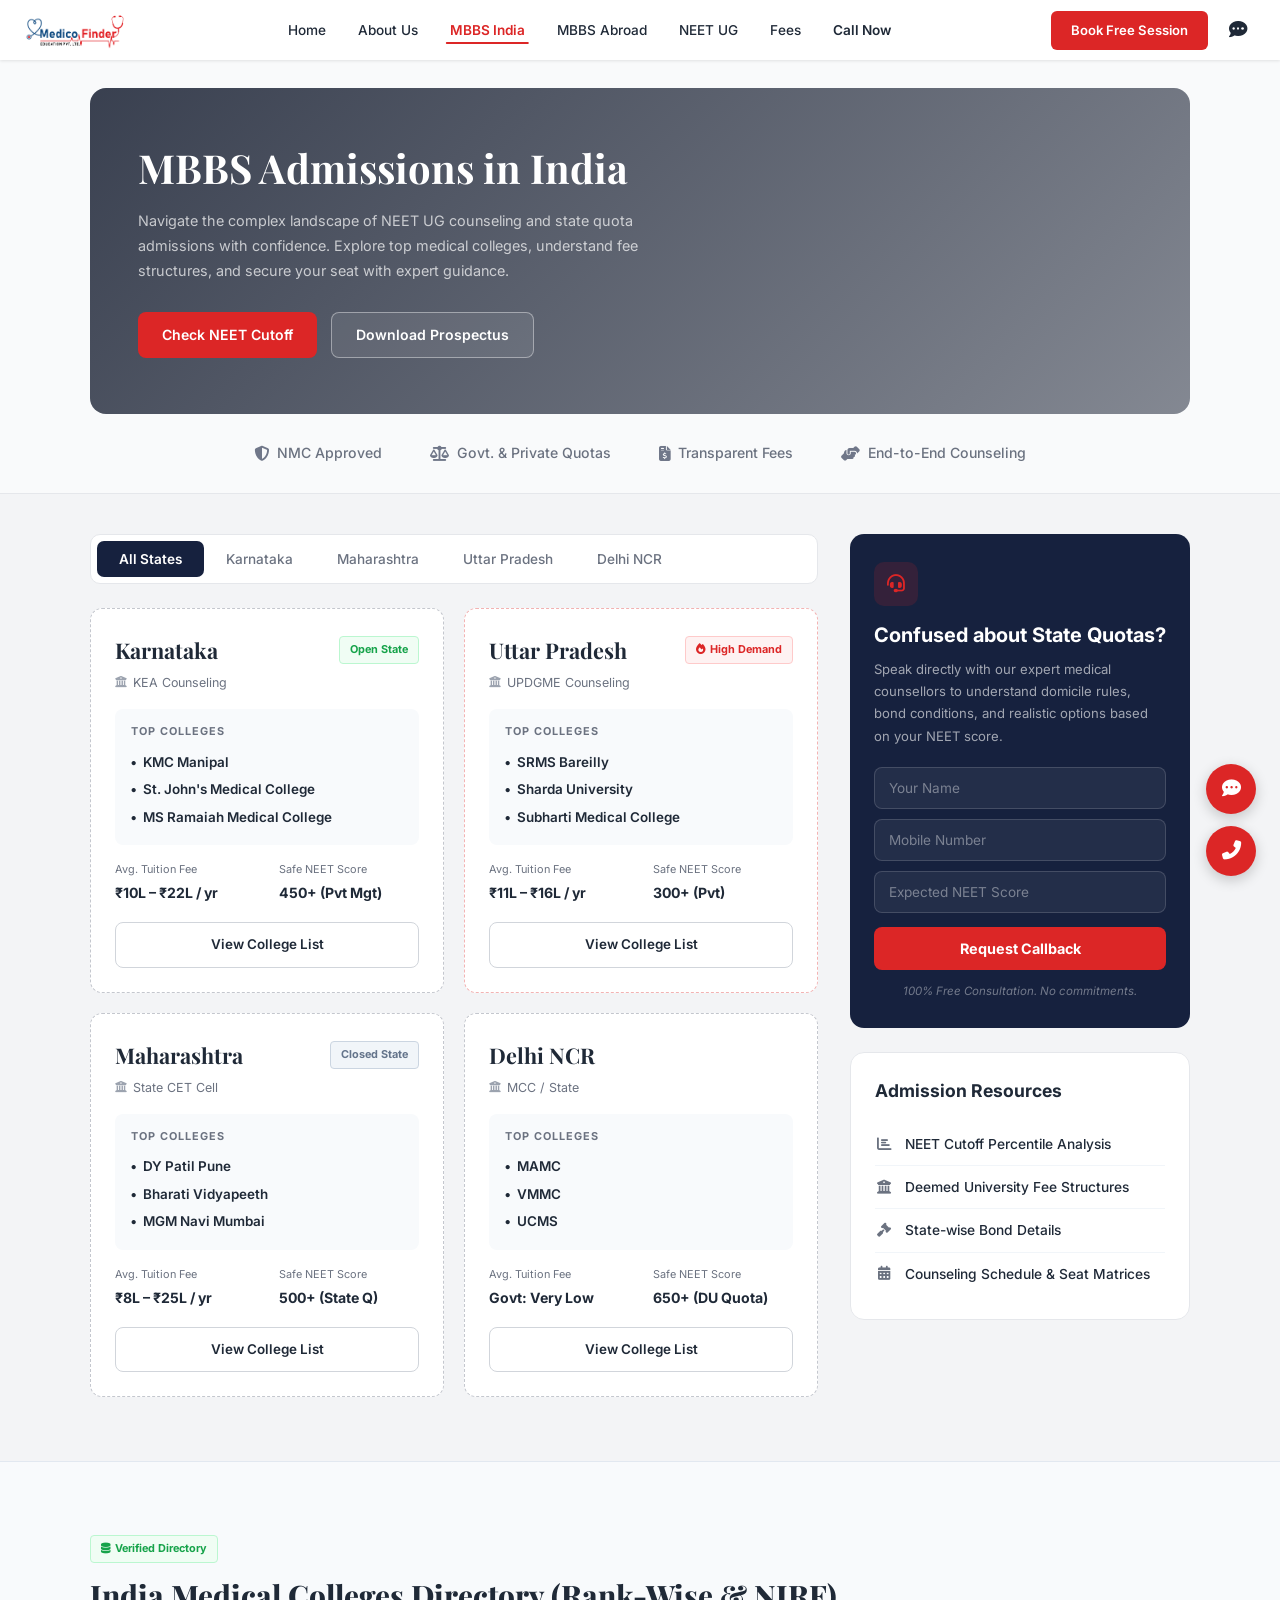
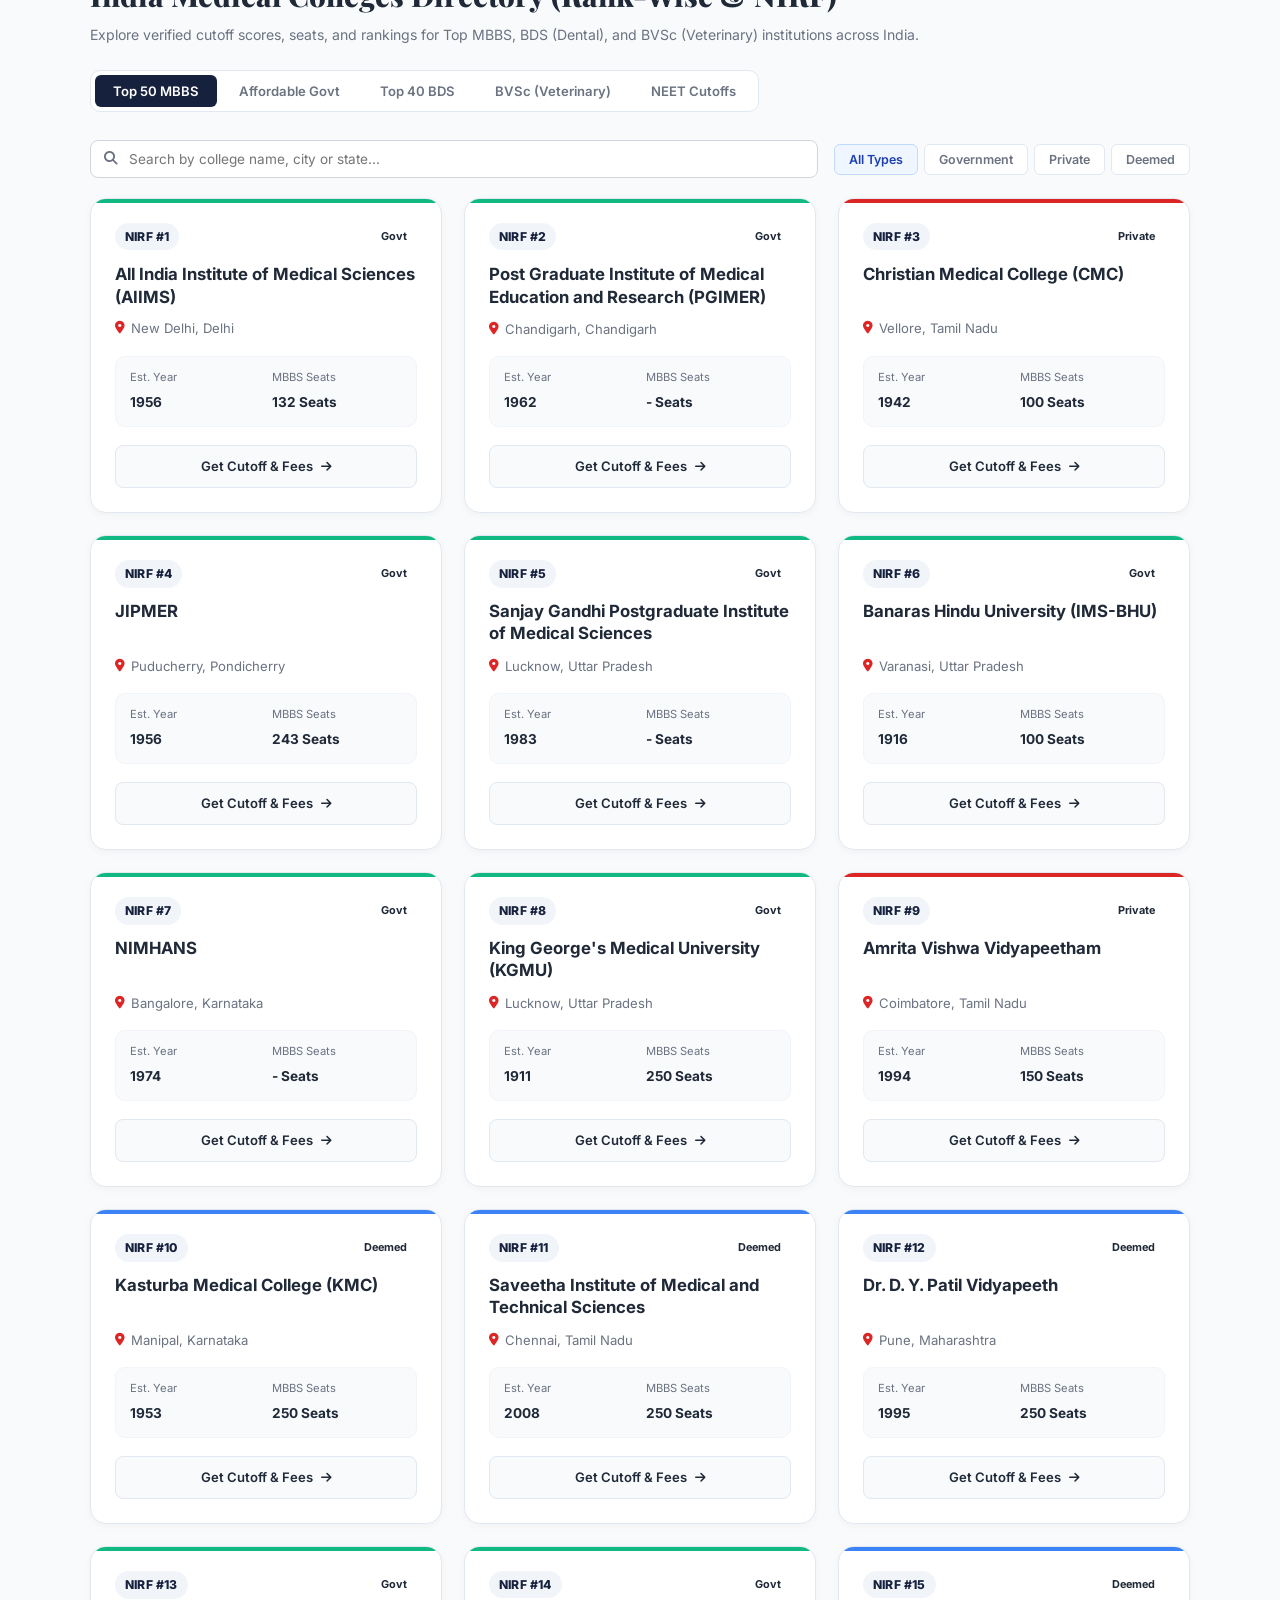
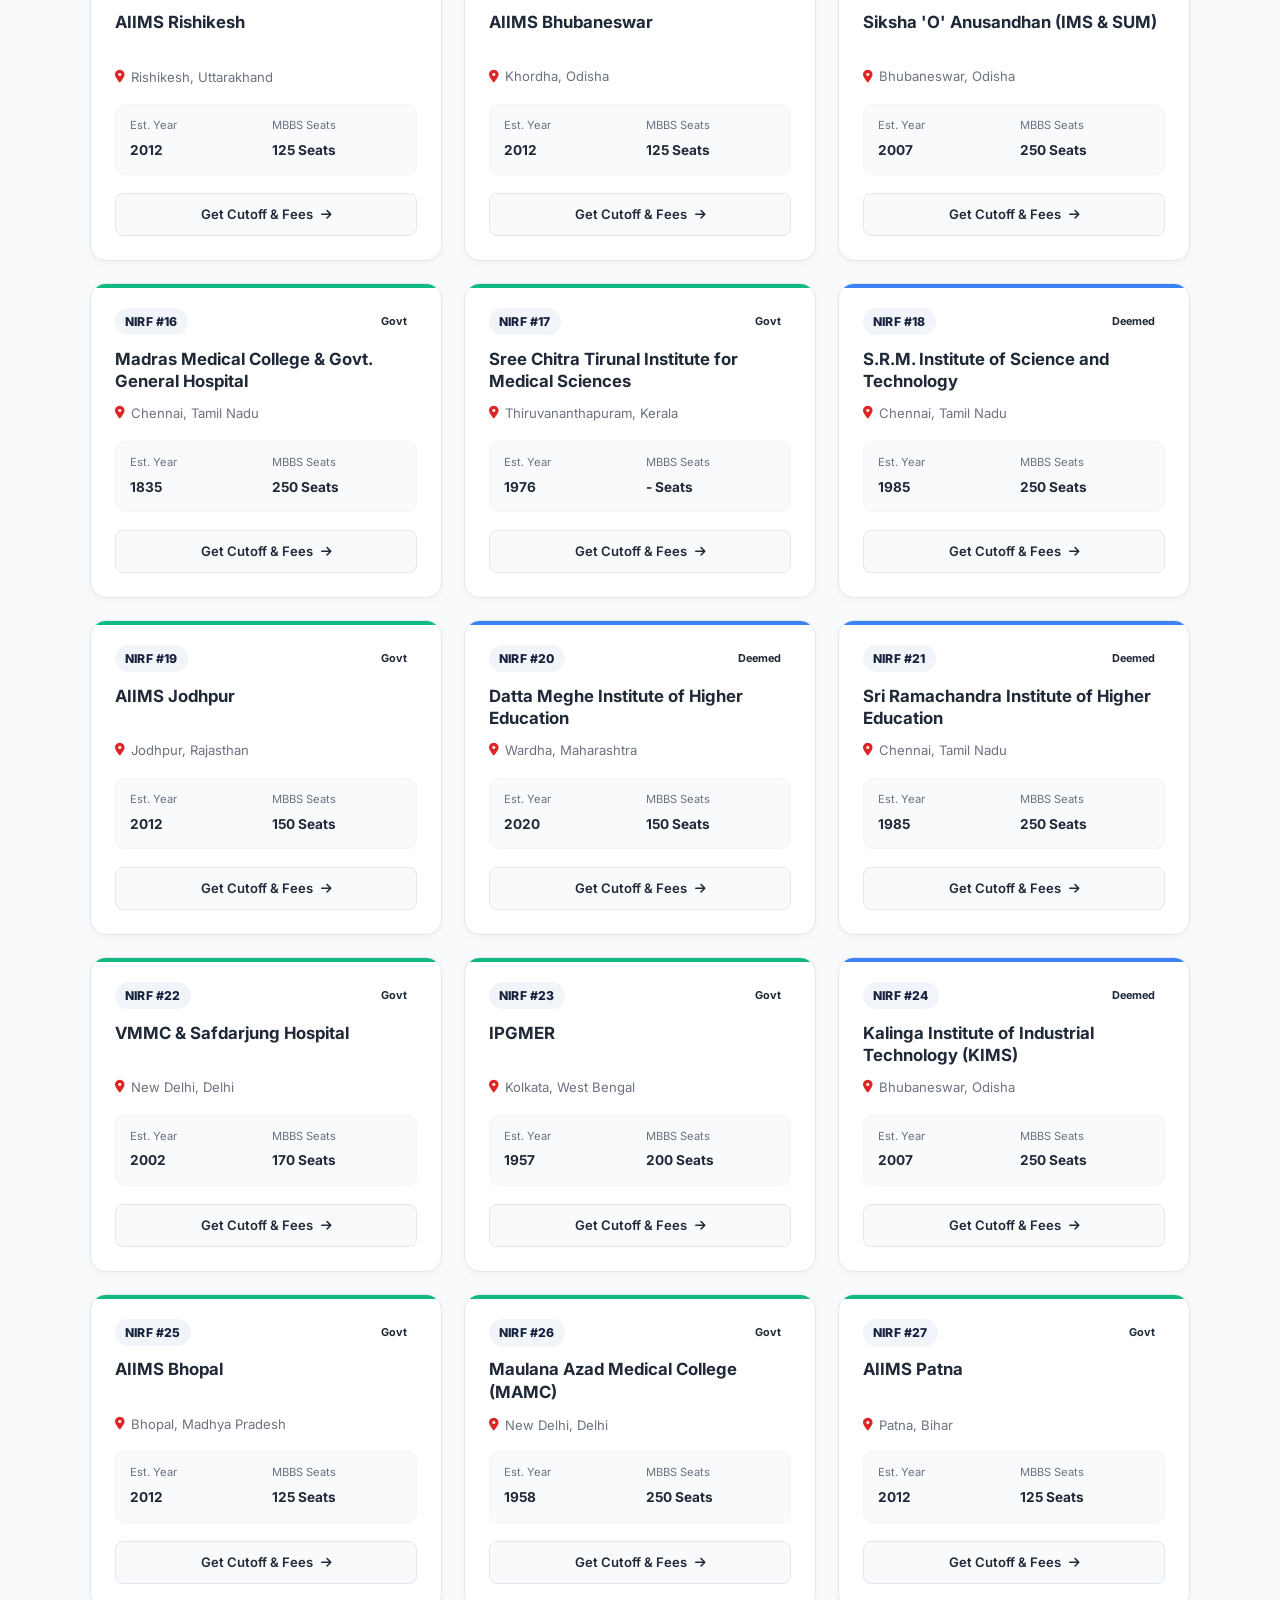
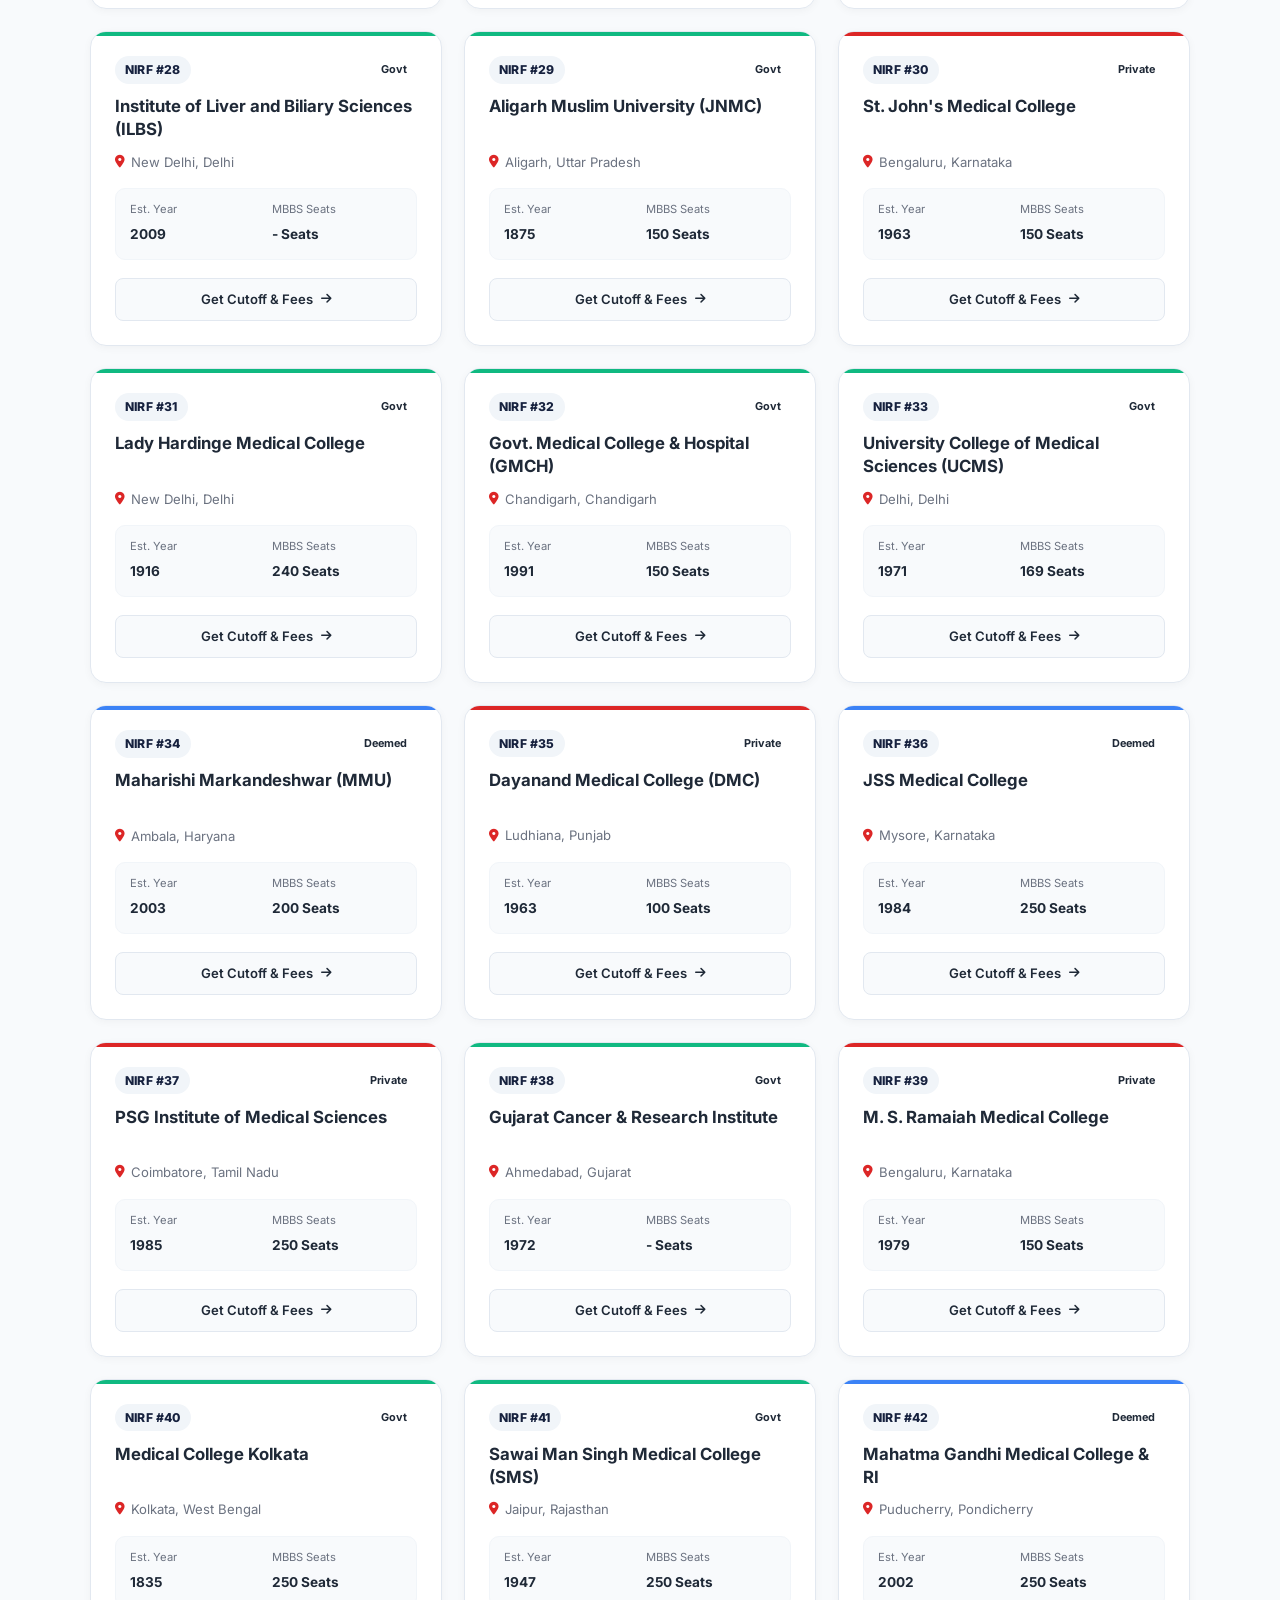
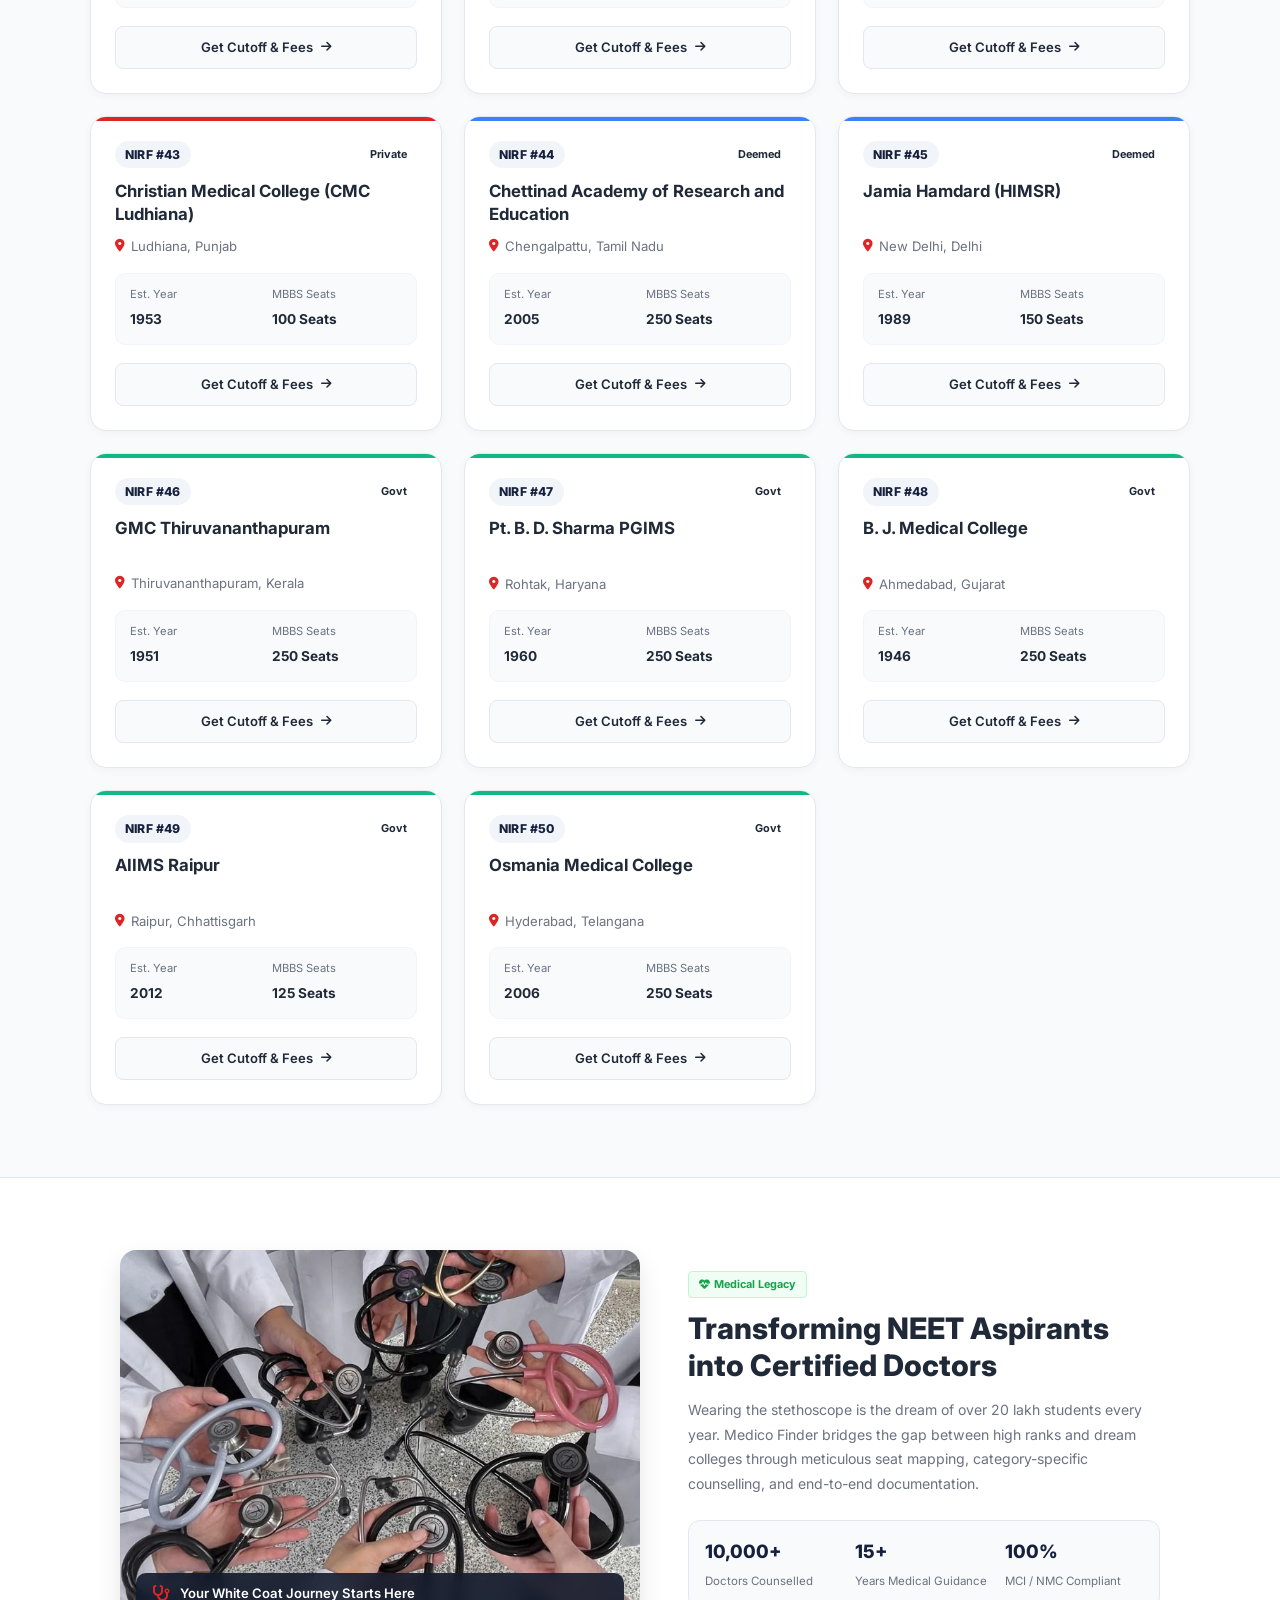
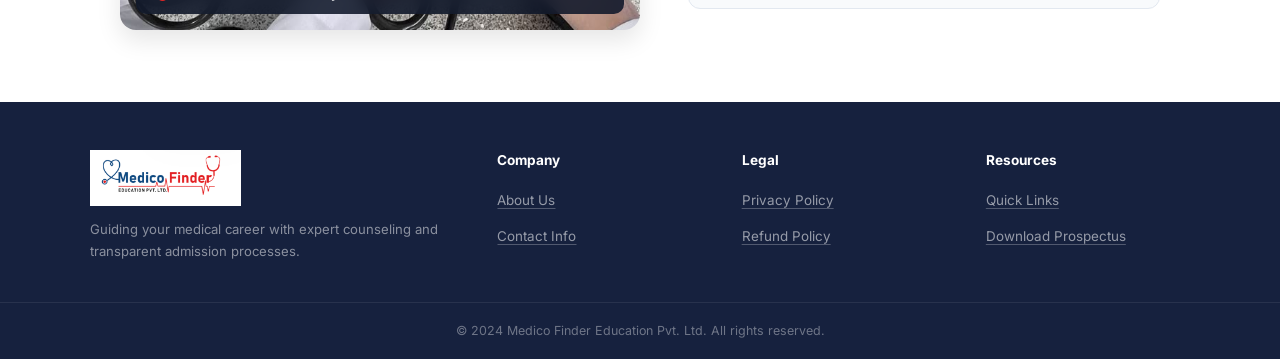
<file: mbbs-india.html>
<!DOCTYPE html>
<html lang="en">
<head>
    <meta charset="UTF-8">
    <meta name="viewport" content="width=device-width, initial-scale=1.0">
    <title>MBBS Admissions in India - Medico Finder</title>
    <link rel="stylesheet" href="styles.css">
    <link rel="stylesheet" href="mbbs-india.css">
    <link rel="preconnect" href="https://fonts.googleapis.com">
    <link rel="preconnect" href="https://fonts.gstatic.com" crossorigin>
    <link href="https://fonts.googleapis.com/css2?family=Inter:wght@300;400;500;600;700;800;900&family=Playfair+Display:ital,wght@0,400;0,500;0,600;0,700;0,800;0,900;1,400;1,500;1,600;1,700;1,800;1,900&display=swap" rel="stylesheet">
    <link rel="stylesheet" href="https://cdnjs.cloudflare.com/ajax/libs/font-awesome/6.5.1/css/all.min.css">
</head>
<body class="mbbs-india-page">

    <!-- ===== NAVBAR ===== -->
    <nav class="navbar india-navbar">
        <div class="nav-container">
            <a href="index.html" class="logo">
                <img src="logo.png" alt="Medico Finder Education Pvt. Ltd." class="brand-logo">
            </a>
            <ul class="nav-links">
                <li><a href="index.html">Home</a></li>
                <li><a href="about.html">About Us</a></li>
                <li><a href="mbbs-india.html" class="india-active">MBBS India</a></li>
                <li><a href="mbbs-abroad.html">MBBS Abroad</a></li>
                <li><a href="neet-ug.html">NEET UG</a></li>
                <li><a href="fees.html">Fees</a></li>
                <li><a href="tel:" class="nav-call">Call Now</a></li>
            </ul>
            <div class="nav-right">
                <a href="#" class="btn-book-red-nav">Book Free Session</a>
                <a href="#" class="nav-chat-icon"><i class="fas fa-comment-dots"></i></a>
            </div>
            <button class="mobile-menu-btn" id="mobileMenuBtn">
                <i class="fas fa-bars"></i>
            </button>
        </div>
    </nav>

    <!-- ===== HERO BANNER ===== -->
    <section class="india-hero">
        <div class="india-hero-container">
            <div class="india-hero-banner">
                <div class="hero-banner-overlay"></div>
                <div class="hero-banner-content">
                    <h1>MBBS Admissions in India</h1>
                    <p>Navigate the complex landscape of NEET UG counseling and state quota admissions with confidence. Explore top medical colleges, understand fee structures, and secure your seat with expert guidance.</p>
                    <div class="hero-banner-actions">
                        <a href="#" class="btn-red-filled">Check NEET Cutoff</a>
                        <a href="#" class="btn-dark-outlined">Download Prospectus</a>
                    </div>
                </div>
            </div>
        </div>
    </section>

    <!-- ===== TRUST BADGES ===== -->
    <section class="india-trust">
        <div class="india-trust-container">
            <div class="india-trust-item">
                <i class="fas fa-shield-alt"></i>
                <span>NMC Approved</span>
            </div>
            <div class="india-trust-item">
                <i class="fas fa-balance-scale"></i>
                <span>Govt. & Private Quotas</span>
            </div>
            <div class="india-trust-item">
                <i class="fas fa-file-invoice-dollar"></i>
                <span>Transparent Fees</span>
            </div>
            <div class="india-trust-item">
                <i class="fas fa-hands-helping"></i>
                <span>End-to-End Counseling</span>
            </div>
        </div>
    </section>

    <!-- ===== MAIN CONTENT: STATES + SIDEBAR ===== -->
    <section class="india-main">
        <div class="india-main-container">

            <!-- LEFT: State Tabs + Cards -->
            <div class="india-left">

                <!-- State Tabs -->
                <div class="state-tabs">
                    <button class="state-tab active" data-state="all">All States</button>
                    <button class="state-tab" data-state="karnataka">Karnataka</button>
                    <button class="state-tab" data-state="maharashtra">Maharashtra</button>
                    <button class="state-tab" data-state="up">Uttar Pradesh</button>
                    <button class="state-tab" data-state="delhi">Delhi NCR</button>
                </div>

                <!-- State Cards Grid -->
                <div class="state-cards-grid">

                    <!-- Karnataka -->
                    <div class="state-card navy-border" data-state="karnataka">
                        <div class="state-card-header">
                            <h3>Karnataka</h3>
                            <span class="badge badge-green">Open State</span>
                        </div>
                        <div class="state-card-sub">
                            <i class="fas fa-university"></i> KEA Counseling
                        </div>
                        <div class="top-colleges">
                            <p class="top-colleges-label">TOP COLLEGES</p>
                            <ul>
                                <li>KMC Manipal</li>
                                <li>St. John's Medical College</li>
                                <li>MS Ramaiah Medical College</li>
                            </ul>
                        </div>
                        <div class="state-card-stats">
                            <div>
                                <span class="stat-label">Avg. Tuition Fee</span>
                                <strong>₹10L – ₹22L / yr</strong>
                            </div>
                            <div>
                                <span class="stat-label">Safe NEET Score</span>
                                <strong>450+ (Pvt Mgt)</strong>
                            </div>
                        </div>
                        <a href="#" class="btn-view-colleges">View College List</a>
                    </div>

                    <!-- Uttar Pradesh -->
                    <div class="state-card red-border" data-state="up">
                        <div class="state-card-header">
                            <h3>Uttar Pradesh</h3>
                            <span class="badge badge-red"><i class="fas fa-fire"></i> High Demand</span>
                        </div>
                        <div class="state-card-sub">
                            <i class="fas fa-university"></i> UPDGME Counseling
                        </div>
                        <div class="top-colleges">
                            <p class="top-colleges-label">TOP COLLEGES</p>
                            <ul>
                                <li>SRMS Bareilly</li>
                                <li>Sharda University</li>
                                <li>Subharti Medical College</li>
                            </ul>
                        </div>
                        <div class="state-card-stats">
                            <div>
                                <span class="stat-label">Avg. Tuition Fee</span>
                                <strong>₹11L – ₹16L / yr</strong>
                            </div>
                            <div>
                                <span class="stat-label">Safe NEET Score</span>
                                <strong>300+ (Pvt)</strong>
                            </div>
                        </div>
                        <a href="#" class="btn-view-colleges">View College List</a>
                    </div>

                    <!-- Maharashtra -->
                    <div class="state-card navy-border" data-state="maharashtra">
                        <div class="state-card-header">
                            <h3>Maharashtra</h3>
                            <span class="badge badge-gray">Closed State</span>
                        </div>
                        <div class="state-card-sub">
                            <i class="fas fa-university"></i> State CET Cell
                        </div>
                        <div class="top-colleges">
                            <p class="top-colleges-label">TOP COLLEGES</p>
                            <ul>
                                <li>DY Patil Pune</li>
                                <li>Bharati Vidyapeeth</li>
                                <li>MGM Navi Mumbai</li>
                            </ul>
                        </div>
                        <div class="state-card-stats">
                            <div>
                                <span class="stat-label">Avg. Tuition Fee</span>
                                <strong>₹8L – ₹25L / yr</strong>
                            </div>
                            <div>
                                <span class="stat-label">Safe NEET Score</span>
                                <strong>500+ (State Q)</strong>
                            </div>
                        </div>
                        <a href="#" class="btn-view-colleges">View College List</a>
                    </div>

                    <!-- Delhi NCR -->
                    <div class="state-card navy-border" data-state="delhi">
                        <div class="state-card-header">
                            <h3>Delhi NCR</h3>
                        </div>
                        <div class="state-card-sub">
                            <i class="fas fa-university"></i> MCC / State
                        </div>
                        <div class="top-colleges">
                            <p class="top-colleges-label">TOP COLLEGES</p>
                            <ul>
                                <li>MAMC</li>
                                <li>VMMC</li>
                                <li>UCMS</li>
                            </ul>
                        </div>
                        <div class="state-card-stats">
                            <div>
                                <span class="stat-label">Avg. Tuition Fee</span>
                                <strong>Govt: Very Low</strong>
                            </div>
                            <div>
                                <span class="stat-label">Safe NEET Score</span>
                                <strong>650+ (DU Quota)</strong>
                            </div>
                        </div>
                        <a href="#" class="btn-view-colleges">View College List</a>
                    </div>

                </div>
            </div>

            <!-- RIGHT SIDEBAR -->
            <div class="india-sidebar">

                <!-- Counselling Form Card -->
                <div class="sidebar-form-card" id="contactForm">
                    <div class="sidebar-form-icon">
                        <i class="fas fa-headset"></i>
                    </div>
                    <h3>Confused about State Quotas?</h3>
                    <p>Speak directly with our expert medical counsellors to understand domicile rules, bond conditions, and realistic options based on your NEET score.</p>
                    <form>
                        <input type="text" placeholder="Your Name" required>
                        <input type="tel" placeholder="Mobile Number" required>
                        <input type="text" placeholder="Expected NEET Score">
                        <button type="submit" class="btn-request-callback">Request Callback</button>
                    </form>
                    <span class="form-note">100% Free Consultation. No commitments.</span>
                </div>

                <!-- Admission Resources Card -->
                <div class="sidebar-resources-card">
                    <h3>Admission Resources</h3>
                    <ul>
                        <li>
                            <i class="fas fa-chart-bar"></i>
                            <span>NEET Cutoff Percentile Analysis</span>
                        </li>
                        <li>
                            <i class="fas fa-university"></i>
                            <span>Deemed University Fee Structures</span>
                        </li>
                        <li>
                            <i class="fas fa-gavel"></i>
                            <span>State-wise Bond Details</span>
                        </li>
                        <li>
                            <i class="fas fa-calendar-alt"></i>
                            <span>Counseling Schedule & Seat Matrices</span>
                        </li>
                    </ul>
                </div>

            </div>
        </div>
    </section>

    <!-- ===== COMPREHENSIVE COLLEGE DIRECTORY (MBBS | BDS | BVSc) ===== -->
    <section class="college-directory-section">
        <div class="section-container">
            <div class="directory-header">
                <div>
                    <span class="badge badge-green"><i class="fas fa-database"></i> Verified Directory</span>
                    <h2>India Medical Colleges Directory (Rank-Wise & NIRF)</h2>
                    <p>Explore verified cutoff scores, seats, and rankings for Top MBBS, BDS (Dental), and BVSc (Veterinary) institutions across India.</p>
                </div>
                <div class="directory-course-tabs">
                    <button class="dir-tab active" data-course="mbbs">Top 50 MBBS</button>
                    <button class="dir-tab" data-course="govt">Affordable Govt</button>
                    <button class="dir-tab" data-course="bds">Top 40 BDS</button>
                    <button class="dir-tab" data-course="bvsc">BVSc (Veterinary)</button>
                    <button class="dir-tab" data-course="cutoffs">NEET Cutoffs</button>
                </div>
            </div>

            <!-- SEARCH & FILTER BAR -->
            <div class="directory-filter-bar">
                <div class="search-input-wrap">
                    <i class="fas fa-search"></i>
                    <input type="text" id="dirSearchInput" placeholder="Search by college name, city or state...">
                </div>
                <div class="dir-type-filter" id="dirTypeFilterWrap">
                    <button class="dir-type-btn active" data-type="all">All Types</button>
                    <button class="dir-type-btn" data-type="Govt">Government</button>
                    <button class="dir-type-btn" data-type="Private">Private</button>
                    <button class="dir-type-btn" data-type="Deemed">Deemed</button>
                </div>
            </div>

            <!-- DYNAMIC TABLE CONTAINER -->
            <div class="directory-table-wrap">
                <div id="dirTableContent">
                    <!-- Populated dynamically via JS from college-data.js -->
                </div>
            </div>
        </div>
    </section>

    <!-- ===== MEDICAL FRATERNITY COMMUNITY SHOWCASE ===== -->
    <section class="india-community-section">
        <div class="india-community-container">
            <div class="community-image-box">
                <img src="doctors_stethoscopes.jpg" alt="Medical Doctors & Aspirants Unity" class="community-img">
                <div class="community-badge-float">
                    <i class="fas fa-stethoscope"></i>
                    <span>Your White Coat Journey Starts Here</span>
                </div>
            </div>
            <div class="community-text-box">
                <span class="badge badge-green"><i class="fas fa-heartbeat"></i> Medical Legacy</span>
                <h2>Transforming NEET Aspirants into Certified Doctors</h2>
                <p>Wearing the stethoscope is the dream of over 20 lakh students every year. Medico Finder bridges the gap between high ranks and dream colleges through meticulous seat mapping, category-specific counselling, and end-to-end documentation.</p>
                <div class="community-stats-grid">
                    <div class="cs-item">
                        <strong>10,000+</strong>
                        <span>Doctors Counselled</span>
                    </div>
                    <div class="cs-item">
                        <strong>15+</strong>
                        <span>Years Medical Guidance</span>
                    </div>
                    <div class="cs-item">
                        <strong>100%</strong>
                        <span>MCI / NMC Compliant</span>
                    </div>
                </div>
            </div>
        </div>
    </section>

    <!-- ===== FOOTER ===== -->
    <footer class="footer india-footer">
        <div class="india-footer-main">
            <div class="india-footer-container">
                <div class="india-footer-brand">
                    <a href="index.html" class="footer-logo">
                    <img src="footer-logo.png" alt="Medico Finder Education Pvt. Ltd." style="height:56px; width:auto; display:block;">
                </a>
                    <p>Guiding your medical career with expert counseling and transparent admission processes.</p>
                </div>
                <div class="india-footer-links">
                    <h4>Company</h4>
                    <ul>
                        <li><a href="about.html">About Us</a></li>
                        <li><a href="#">Contact Info</a></li>
                    </ul>
                </div>
                <div class="india-footer-links">
                    <h4>Legal</h4>
                    <ul>
                        <li><a href="#">Privacy Policy</a></li>
                        <li><a href="#">Refund Policy</a></li>
                    </ul>
                </div>
                <div class="india-footer-links">
                    <h4>Resources</h4>
                    <ul>
                        <li><a href="#">Quick Links</a></li>
                        <li><a href="#">Download Prospectus</a></li>
                    </ul>
                </div>
            </div>
        </div>
        <div class="india-footer-bottom">
            <p>&copy; 2024 Medico Finder Education Pvt. Ltd. All rights reserved.</p>
        </div>
    </footer>

    <!-- ===== FLOATING BUTTONS ===== -->
    <div class="floating-buttons india-floating">
        <a href="#" class="floating-btn msg-btn">
            <i class="fas fa-comment-dots"></i>
        </a>
        <a href="tel:" class="floating-btn call-btn">
            <i class="fas fa-phone-alt"></i>
        </a>
    </div>

    <script src="college-data.js"></script>
    <script src="script.js"></script>
    <script>
        // State tab filtering
        document.querySelectorAll('.state-tab').forEach(tab => {
            tab.addEventListener('click', () => {
                document.querySelectorAll('.state-tab').forEach(t => t.classList.remove('active'));
                tab.classList.add('active');
                const state = tab.dataset.state;
                document.querySelectorAll('.state-card').forEach(card => {
                    if (state === 'all' || card.dataset.state === state) {
                        card.style.display = '';
                    } else {
                        card.style.display = 'none';
                    }
                });
            });
        });

        // Directory Tabs & Interactive Rendering
        let currentCourse = 'mbbs';
        let currentType = 'all';
        let searchQuery = '';

        const dirContent = document.getElementById('dirTableContent');
        const searchInput = document.getElementById('dirSearchInput');
        const typeFilterWrap = document.getElementById('dirTypeFilterWrap');

        function renderDirectory() {
            if (!dirContent) return;

            if (currentCourse === 'mbbs') {
                typeFilterWrap.style.display = 'flex';
                let filtered = COLLEGE_DATA.top50MBBS.filter(c => {
                    const matchType = currentType === 'all' || c.type.toLowerCase() === currentType.toLowerCase();
                    const q = searchQuery.toLowerCase();
                    const matchQuery = !q || c.college.toLowerCase().includes(q) || c.city.toLowerCase().includes(q) || c.state.toLowerCase().includes(q);
                    return matchType && matchQuery;
                });

                if (filtered.length === 0) {
                    dirContent.innerHTML = `<div class="empty-state"><i class="fas fa-search"></i><p>No medical colleges found matching your search.</p></div>`;
                    return;
                }

                let html = `<div class="college-cards-grid">`;
                filtered.forEach(item => {
                    const badgeClass = item.type.toLowerCase();
                    const borderClass = item.type === 'Govt' ? 'govt-card' : item.type === 'Private' ? 'pvt-card' : 'deemed-card';
                    html += `
                        <div class="dir-college-card ${borderClass}">
                            <div class="dcc-top">
                                <span class="dcc-rank">NIRF #${item.rank}</span>
                                <span class="badge ${badgeClass}">${item.type}</span>
                            </div>
                            <h3 class="dcc-name">${item.college}</h3>
                            <div class="dcc-loc">
                                <i class="fas fa-map-marker-alt"></i> ${item.city}, ${item.state}
                            </div>
                            <div class="dcc-meta-row">
                                <div class="dcc-meta">
                                    <span>Est. Year</span>
                                    <strong>${item.est}</strong>
                                </div>
                                <div class="dcc-meta">
                                    <span>MBBS Seats</span>
                                    <strong>${item.seats} Seats</strong>
                                </div>
                            </div>
                            <a href="#contactForm" class="dcc-btn">Get Cutoff & Fees <i class="fas fa-arrow-right"></i></a>
                        </div>
                    `;
                });
                html += `</div>`;
                dirContent.innerHTML = html;

            } else if (currentCourse === 'govt') {
                typeFilterWrap.style.display = 'none';
                let filtered = COLLEGE_DATA.topAffordableGovt.filter(c => {
                    const q = searchQuery.toLowerCase();
                    return !q || c.college.toLowerCase().includes(q) || c.state.toLowerCase().includes(q);
                });

                if (filtered.length === 0) {
                    dirContent.innerHTML = `<div class="empty-state"><i class="fas fa-search"></i><p>No government colleges found.</p></div>`;
                    return;
                }

                let html = `<div class="college-cards-grid">`;
                filtered.forEach(item => {
                    html += `
                        <div class="dir-college-card govt-card">
                            <div class="dcc-top">
                                <span class="dcc-rank">Govt #${item.rank}</span>
                                <span class="badge badge-green">Central / State Govt</span>
                            </div>
                            <h3 class="dcc-name">${item.college}</h3>
                            <div class="dcc-loc">
                                <i class="fas fa-map-marker-alt"></i> ${item.state}
                            </div>
                            <div class="dcc-meta-row">
                                <div class="dcc-meta">
                                    <span>Total Course Fee</span>
                                    <strong style="color:#10b981;">${item.fee}</strong>
                                </div>
                                <div class="dcc-meta">
                                    <span>Hostel & Stay</span>
                                    <strong>${item.stay}</strong>
                                </div>
                            </div>
                            <a href="#contactForm" class="dcc-btn">Check Seat Availability <i class="fas fa-arrow-right"></i></a>
                        </div>
                    `;
                });
                html += `</div>`;
                dirContent.innerHTML = html;

            } else if (currentCourse === 'bds') {
                typeFilterWrap.style.display = 'none';
                let filtered = COLLEGE_DATA.topBDS.filter(c => {
                    const q = searchQuery.toLowerCase();
                    return !q || c.college.toLowerCase().includes(q) || c.city.toLowerCase().includes(q) || c.state.toLowerCase().includes(q);
                });

                if (filtered.length === 0) {
                    dirContent.innerHTML = `<div class="empty-state"><i class="fas fa-search"></i><p>No dental colleges found.</p></div>`;
                    return;
                }

                let html = `<div class="college-cards-grid">`;
                filtered.forEach(item => {
                    html += `
                        <div class="dir-college-card deemed-card">
                            <div class="dcc-top">
                                <span class="dcc-rank">Dental Rank #${item.rank}</span>
                                <span class="badge badge-green">BDS</span>
                            </div>
                            <h3 class="dcc-name">${item.college}</h3>
                            <div class="dcc-loc">
                                <i class="fas fa-map-marker-alt"></i> ${item.city}, ${item.state}
                            </div>
                            <div class="dcc-meta-row">
                                <div class="dcc-meta">
                                    <span>Course Duration</span>
                                    <strong>5 Years</strong>
                                </div>
                                <div class="dcc-meta">
                                    <span>Admission</span>
                                    <strong>NEET UG</strong>
                                </div>
                            </div>
                            <a href="#contactForm" class="dcc-btn">View Seat Matrix <i class="fas fa-arrow-right"></i></a>
                        </div>
                    `;
                });
                html += `</div>`;
                dirContent.innerHTML = html;

            } else if (currentCourse === 'bvsc') {
                typeFilterWrap.style.display = 'none';
                let filtered = COLLEGE_DATA.topBVSc.filter(c => {
                    const q = searchQuery.toLowerCase();
                    return !q || c.college.toLowerCase().includes(q) || c.location.toLowerCase().includes(q);
                });

                let html = `<div class="college-cards-grid">`;
                filtered.forEach((item, index) => {
                    html += `
                        <div class="dir-college-card pvt-card">
                            <div class="dcc-top">
                                <span class="dcc-rank">BVSc #${index + 1}</span>
                                <span class="badge badge-red">Veterinary</span>
                            </div>
                            <h3 class="dcc-name">${item.college}</h3>
                            <div class="dcc-loc">
                                <i class="fas fa-map-marker-alt"></i> ${item.location}
                            </div>
                            <div class="dcc-meta-row">
                                <div class="dcc-meta">
                                    <span>Est. Govt Fee</span>
                                    <strong>${item.fees}</strong>
                                </div>
                                <div class="dcc-meta">
                                    <span>Founded</span>
                                    <strong>${item.founded}</strong>
                                </div>
                            </div>
                            <a href="#contactForm" class="dcc-btn">Check Eligibility <i class="fas fa-arrow-right"></i></a>
                        </div>
                    `;
                });
                html += `</div>`;
                dirContent.innerHTML = html;

            } else if (currentCourse === 'cutoffs') {
                typeFilterWrap.style.display = 'none';
                let html = `
                    <div class="cutoff-cards-grid">
                        <div class="cutoff-box-card">
                            <div class="cbc-header">
                                <i class="fas fa-university"></i>
                                <div>
                                    <h4>Government MBBS Colleges Cutoff</h4>
                                    <span>Percentile & Score Comparison (2025 vs 2024)</span>
                                </div>
                            </div>
                            <div class="cbc-list">
                `;
                COLLEGE_DATA.neetCutoffsGovt.forEach(c => {
                    html += `
                        <div class="cbc-item">
                            <div class="cbc-cat"><strong>${c.category}</strong></div>
                            <div class="cbc-score-box">
                                <div><small>2025 Score</small><strong>${c.s2025}</strong></div>
                                <div><small>2024 Score</small><span>${c.s2024}</span></div>
                            </div>
                        </div>
                    `;
                });
                html += `
                            </div>
                        </div>

                        <div class="cutoff-box-card">
                            <div class="cbc-header red">
                                <i class="fas fa-user-md"></i>
                                <div>
                                    <h4>Private & Deemed Colleges Cutoff</h4>
                                    <span>Expected NEET Qualifying Score Ranges</span>
                                </div>
                            </div>
                            <div class="cbc-list">
                `;
                COLLEGE_DATA.neetCutoffsPrivate.forEach(c => {
                    html += `
                        <div class="cbc-item">
                            <div class="cbc-cat"><strong>${c.category}</strong></div>
                            <div class="cbc-score-box">
                                <div><small>Min. Percentile</small><strong>${c.percentile}</strong></div>
                                <div><small>Score Range</small><span style="color:var(--primary-red); font-weight:700;">${c.score}</span></div>
                            </div>
                        </div>
                    `;
                });
                html += `
                            </div>
                        </div>
                    </div>
                `;
                dirContent.innerHTML = html;
            }
        }

        // Event Listeners for Directory
        document.querySelectorAll('.dir-tab').forEach(tab => {
            tab.addEventListener('click', () => {
                document.querySelectorAll('.dir-tab').forEach(t => t.classList.remove('active'));
                tab.classList.add('active');
                currentCourse = tab.dataset.course;
                renderDirectory();
            });
        });

        document.querySelectorAll('.dir-type-btn').forEach(btn => {
            btn.addEventListener('click', () => {
                document.querySelectorAll('.dir-type-btn').forEach(b => b.classList.remove('active'));
                btn.classList.add('active');
                currentType = btn.dataset.type;
                renderDirectory();
            });
        });

        if (searchInput) {
            searchInput.addEventListener('input', (e) => {
                searchQuery = e.target.value;
                renderDirectory();
            });
        }

        // Initial Directory Render
        renderDirectory();
    </script>
</body>
</html>
</file>
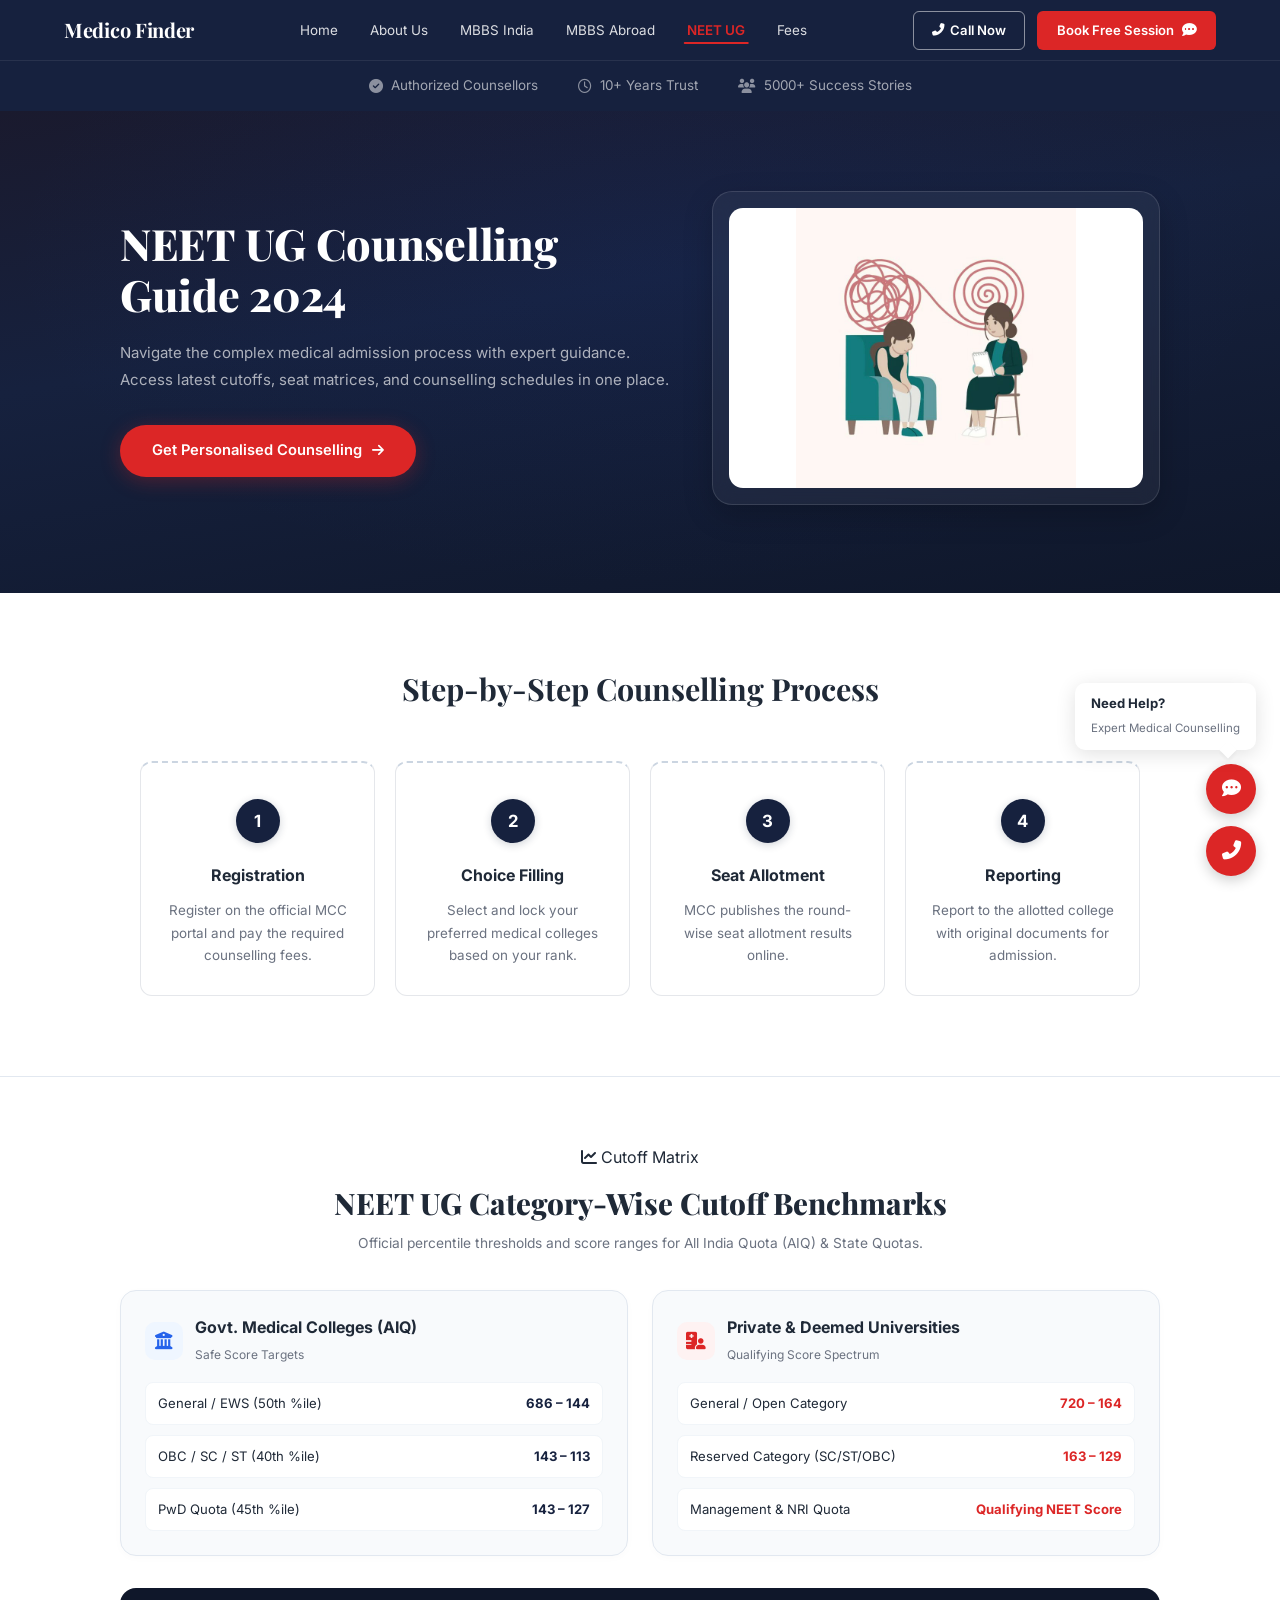
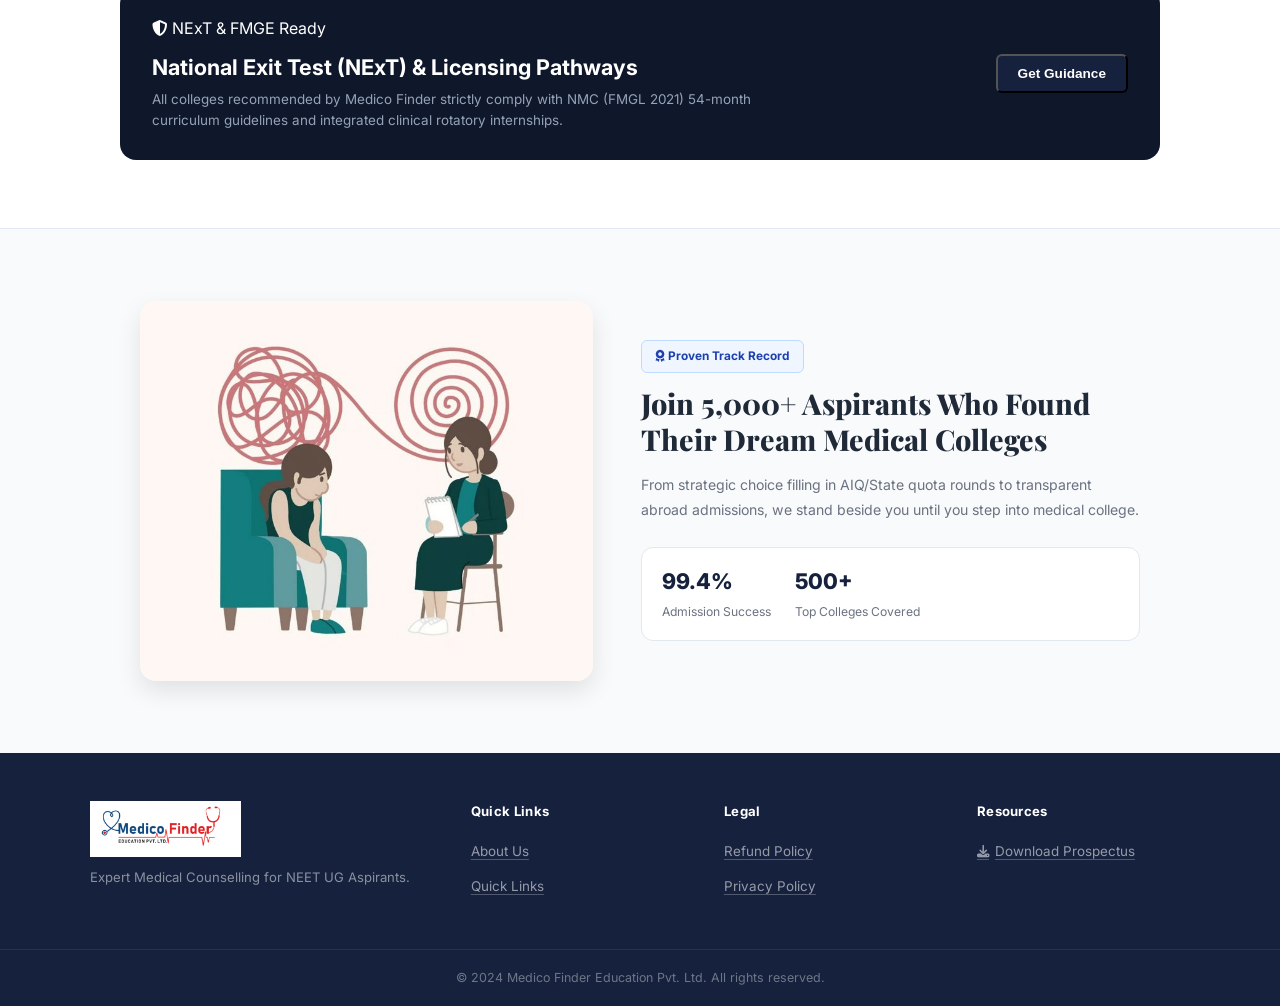
<file: neet-ug.html>
<!DOCTYPE html>
<html lang="en">
<head>
    <meta charset="UTF-8">
    <meta name="viewport" content="width=device-width, initial-scale=1.0">
    <title>NEET UG Counselling Guide 2024 - Medico Finder</title>
    <link rel="stylesheet" href="styles.css">
    <link rel="stylesheet" href="neet-ug.css">
    <link rel="preconnect" href="https://fonts.googleapis.com">
    <link rel="preconnect" href="https://fonts.gstatic.com" crossorigin>
    <link href="https://fonts.googleapis.com/css2?family=Inter:wght@300;400;500;600;700;800;900&family=Playfair+Display:ital,wght@0,400;0,500;0,600;0,700;0,800;0,900;1,400;1,500;1,600;1,700;1,800;1,900&display=swap" rel="stylesheet">
    <link rel="stylesheet" href="https://cdnjs.cloudflare.com/ajax/libs/font-awesome/6.5.1/css/all.min.css">
</head>
<body class="neet-page">

    <!-- ===== NAVBAR (DARK) ===== -->
    <nav class="navbar neet-navbar">
        <div class="nav-container">
            <a href="index.html" class="logo neet-logo">
                <span>Medico Finder</span>
            </a>
            <ul class="nav-links">
                <li><a href="index.html">Home</a></li>
                <li><a href="about.html">About Us</a></li>
                <li><a href="mbbs-india.html">MBBS India</a></li>
                <li><a href="mbbs-abroad.html">MBBS Abroad</a></li>
                <li><a href="neet-ug.html" class="neet-active">NEET UG</a></li>
                <li><a href="fees.html">Fees</a></li>
            </ul>
            <div class="nav-actions">
                <a href="tel:" class="btn-call-outlined">
                    <i class="fas fa-phone-alt"></i> Call Now
                </a>
                <a href="#" class="btn-book-red">
                    Book Free Session <i class="fas fa-comment-dots"></i>
                </a>
            </div>
            <button class="mobile-menu-btn" id="mobileMenuBtn">
                <i class="fas fa-bars"></i>
            </button>
        </div>
    </nav>

    <!-- ===== TRUST STRIP ===== -->
    <section class="neet-trust-strip">
        <div class="trust-strip-container">
            <div class="trust-strip-item">
                <i class="fas fa-check-circle"></i>
                <span>Authorized Counsellors</span>
            </div>
            <div class="trust-strip-item">
                <i class="far fa-clock"></i>
                <span>10+ Years Trust</span>
            </div>
            <div class="trust-strip-item">
                <i class="fas fa-users"></i>
                <span>5000+ Success Stories</span>
            </div>
        </div>
    </section>

    <!-- ===== HERO SECTION ===== -->
    <section class="neet-hero">
        <div class="neet-hero-container">
            <div class="neet-hero-text">
                <h1>NEET UG Counselling Guide 2024</h1>
                <p>Navigate the complex medical admission process with expert guidance. Access latest cutoffs, seat matrices, and counselling schedules in one place.</p>
                <a href="#" class="btn-cta-red">
                    Get Personalised Counselling <i class="fas fa-arrow-right"></i>
                </a>
            </div>
            <div class="neet-hero-media">
                <img src="counselling_illustration.jpg" alt="NEET Counselling Path Clarity" class="neet-counsel-img">
            </div>
        </div>
    </section>

    <!-- ===== STEP-BY-STEP PROCESS ===== -->
    <section class="process-section">
        <div class="process-container">
            <h2>Step-by-Step Counselling Process</h2>
            <div class="process-cards">
                <div class="process-card">
                    <div class="step-number">1</div>
                    <h4>Registration</h4>
                    <p>Register on the official MCC portal and pay the required counselling fees.</p>
                </div>
                <div class="process-card">
                    <div class="step-number">2</div>
                    <h4>Choice Filling</h4>
                    <p>Select and lock your preferred medical colleges based on your rank.</p>
                </div>
                <div class="process-card">
                    <div class="step-number">3</div>
                    <h4>Seat Allotment</h4>
                    <p>MCC publishes the round-wise seat allotment results online.</p>
                </div>
                <div class="process-card">
                    <div class="step-number">4</div>
                    <h4>Reporting</h4>
                    <p>Report to the allotted college with original documents for admission.</p>
                </div>
            </div>
        </div>
    </section>

    <!-- ===== NEET UG CUTOFFS & SCORE CARD ANALYSIS ===== -->
    <section style="padding: 68px 24px; background: #ffffff; border-top: 1px solid #e2e8f0;">
        <div class="section-container" style="max-width: 1040px; margin: 0 auto;">
            <div style="text-align: center; max-width: 680px; margin: 0 auto 36px;">
                <span class="badge badge-green"><i class="fas fa-chart-line"></i> Cutoff Matrix</span>
                <h2 style="font-family:'Playfair Display',Georgia,serif; font-size:1.85rem; font-weight:800; color:var(--text-dark); margin:8px 0 6px;">NEET UG Category-Wise Cutoff Benchmarks</h2>
                <p style="font-size:0.86rem; color:var(--text-gray);">Official percentile thresholds and score ranges for All India Quota (AIQ) & State Quotas.</p>
            </div>

            <div style="display: grid; grid-template-columns: repeat(auto-fit, minmax(300px, 1fr)); gap: 24px;">
                <!-- Govt Cutoff Box -->
                <div style="background: #f8fafc; border-radius: 16px; padding: 24px; border: 1px solid #e2e8f0; box-shadow: 0 2px 8px rgba(0,0,0,0.02);">
                    <div style="display: flex; align-items: center; gap: 12px; margin-bottom: 16px;">
                        <div style="width:38px; height:38px; border-radius:10px; background:#eff6ff; color:#2563eb; display:flex; align-items:center; justify-content:center; font-size:1.1rem;"><i class="fas fa-university"></i></div>
                        <div>
                            <h4 style="font-size:1rem; font-weight:700; color:var(--text-dark);">Govt. Medical Colleges (AIQ)</h4>
                            <span style="font-size:0.75rem; color:var(--text-gray);">Safe Score Targets</span>
                        </div>
                    </div>
                    <div style="display:flex; flex-direction:column; gap:10px;">
                        <div style="display:flex; justify-content:space-between; padding:10px 12px; background:white; border-radius:8px; border:1px solid #f1f5f9; font-size:0.82rem;">
                            <span>General / EWS (50th %ile)</span>
                            <strong style="color:var(--primary-navy);">686 – 144</strong>
                        </div>
                        <div style="display:flex; justify-content:space-between; padding:10px 12px; background:white; border-radius:8px; border:1px solid #f1f5f9; font-size:0.82rem;">
                            <span>OBC / SC / ST (40th %ile)</span>
                            <strong style="color:var(--primary-navy);">143 – 113</strong>
                        </div>
                        <div style="display:flex; justify-content:space-between; padding:10px 12px; background:white; border-radius:8px; border:1px solid #f1f5f9; font-size:0.82rem;">
                            <span>PwD Quota (45th %ile)</span>
                            <strong style="color:var(--primary-navy);">143 – 127</strong>
                        </div>
                    </div>
                </div>

                <!-- Private & Deemed Cutoff Box -->
                <div style="background: #f8fafc; border-radius: 16px; padding: 24px; border: 1px solid #e2e8f0; box-shadow: 0 2px 8px rgba(0,0,0,0.02);">
                    <div style="display: flex; align-items: center; gap: 12px; margin-bottom: 16px;">
                        <div style="width:38px; height:38px; border-radius:10px; background:#fef2f2; color:#dc2626; display:flex; align-items:center; justify-content:center; font-size:1.1rem;"><i class="fas fa-hospital-user"></i></div>
                        <div>
                            <h4 style="font-size:1rem; font-weight:700; color:var(--text-dark);">Private & Deemed Universities</h4>
                            <span style="font-size:0.75rem; color:var(--text-gray);">Qualifying Score Spectrum</span>
                        </div>
                    </div>
                    <div style="display:flex; flex-direction:column; gap:10px;">
                        <div style="display:flex; justify-content:space-between; padding:10px 12px; background:white; border-radius:8px; border:1px solid #f1f5f9; font-size:0.82rem;">
                            <span>General / Open Category</span>
                            <strong style="color:var(--primary-red);">720 – 164</strong>
                        </div>
                        <div style="display:flex; justify-content:space-between; padding:10px 12px; background:white; border-radius:8px; border:1px solid #f1f5f9; font-size:0.82rem;">
                            <span>Reserved Category (SC/ST/OBC)</span>
                            <strong style="color:var(--primary-red);">163 – 129</strong>
                        </div>
                        <div style="display:flex; justify-content:space-between; padding:10px 12px; background:white; border-radius:8px; border:1px solid #f1f5f9; font-size:0.82rem;">
                            <span>Management & NRI Quota</span>
                            <strong style="color:var(--primary-red);">Qualifying NEET Score</strong>
                        </div>
                    </div>
                </div>
            </div>

            <!-- FMGE / NExT Roadmap Card -->
            <div style="margin-top: 32px; background: #0f172a; border-radius: 16px; padding: 28px 32px; color: white; display: flex; justify-content: space-between; align-items: center; gap: 24px; flex-wrap: wrap;">
                <div>
                    <span class="badge badge-green" style="margin-bottom: 8px; display:inline-block;"><i class="fas fa-shield-alt"></i> NExT & FMGE Ready</span>
                    <h3 style="font-size: 1.35rem; font-weight: 700; margin-bottom: 4px;">National Exit Test (NExT) & Licensing Pathways</h3>
                    <p style="font-size: 0.84rem; color: #94a3b8; max-width: 620px;">All colleges recommended by Medico Finder strictly comply with NMC (FMGL 2021) 54-month curriculum guidelines and integrated clinical rotatory internships.</p>
                </div>
                <button class="btn-book-session" style="white-space: nowrap;">Get Guidance</button>
            </div>
        </div>
    </section>

    <!-- ===== SUCCESS STORIES SHOWCASE ===== -->
    <section class="success-stories-section">
        <div class="success-stories-container">
            <div class="success-image-box">
                <img src="graduation_success.jpg" alt="5000+ Success Stories - Medico Finder Students" class="success-img">
            </div>
            <div class="success-text-box">
                <span class="success-tag"><i class="fas fa-award"></i> Proven Track Record</span>
                <h3>Join 5,000+ Aspirants Who Found Their Dream Medical Colleges</h3>
                <p>From strategic choice filling in AIQ/State quota rounds to transparent abroad admissions, we stand beside you until you step into medical college.</p>
                <div class="success-highlights">
                    <div class="sh-item">
                        <strong>99.4%</strong>
                        <span>Admission Success</span>
                    </div>
                    <div class="sh-item">
                        <strong>500+</strong>
                        <span>Top Colleges Covered</span>
                    </div>
                </div>
            </div>
        </div>
    </section>

    <!-- ===== FOOTER ===== -->
    <footer class="footer neet-footer">
        <div class="neet-footer-main">
            <div class="neet-footer-container">
                <div class="neet-footer-brand">
                    <a href="index.html"><img src="footer-logo.png" alt="Medico Finder Education Pvt. Ltd." style="height:56px; width:auto; display:block; margin-bottom:10px;"></a>
                    <p>Expert Medical Counselling for NEET UG Aspirants.</p>
                </div>
                <div class="neet-footer-links">
                    <h4>Quick Links</h4>
                    <ul>
                        <li><a href="about.html">About Us</a></li>
                        <li><a href="#">Quick Links</a></li>
                    </ul>
                </div>
                <div class="neet-footer-links">
                    <h4>Legal</h4>
                    <ul>
                        <li><a href="#">Refund Policy</a></li>
                        <li><a href="#">Privacy Policy</a></li>
                    </ul>
                </div>
                <div class="neet-footer-links">
                    <h4>Resources</h4>
                    <ul>
                        <li><a href="#"><i class="fas fa-download"></i> Download Prospectus</a></li>
                    </ul>
                </div>
            </div>
        </div>
        <div class="neet-footer-bottom">
            <p>&copy; 2024 Medico Finder Education Pvt. Ltd. All rights reserved.</p>
        </div>
    </footer>

    <!-- ===== FLOATING BUTTONS WITH TOOLTIP ===== -->
    <div class="floating-buttons neet-floating">
        <div class="floating-tooltip">
            <strong>Need Help?</strong>
            <span>Expert Medical Counselling</span>
        </div>
        <a href="#" class="floating-btn msg-btn">
            <i class="fas fa-comment-dots"></i>
        </a>
        <a href="tel:" class="floating-btn call-btn">
            <i class="fas fa-phone-alt"></i>
        </a>
    </div>

    <script src="script.js"></script>
</body>
</html>
</file>
<file: styles.css>
/* ===== RESET & BASE ===== */
*,
*::before,
*::after {
    margin: 0;
    padding: 0;
    box-sizing: border-box;
}

:root {
    --primary-dark: #1a1a2e;
    --primary-navy: #16213e;
    --primary-red: #dc2626;
    --primary-red-dark: #b91c1c;
    --primary-blue: #1e40af;
    --text-dark: #1f2937;
    --text-gray: #6b7280;
    --text-light: #9ca3af;
    --bg-light: #f9fafb;
    --bg-white: #ffffff;
    --border-color: #e5e7eb;
    --shadow-sm: 0 1px 3px rgba(0, 0, 0, 0.1);
    --shadow-md: 0 4px 6px rgba(0, 0, 0, 0.1);
    --shadow-lg: 0 10px 25px rgba(0, 0, 0, 0.1);
    --shadow-xl: 0 20px 40px rgba(0, 0, 0, 0.15);
}

html {
    scroll-behavior: smooth;
}

body {
    font-family: 'Inter', -apple-system, BlinkMacSystemFont, sans-serif;
    color: var(--text-dark);
    line-height: 1.6;
    background: var(--bg-white);
    overflow-x: hidden;
}

a {
    text-decoration: none;
    color: inherit;
}

ul {
    list-style: none;
}

img {
    max-width: 100%;
    display: block;
}

/* ===== NAVBAR ===== */
.navbar {
    position: fixed;
    top: 0;
    left: 0;
    right: 0;
    z-index: 1000;
    background: var(--bg-white);
    box-shadow: var(--shadow-sm);
    height: 60px;
}

.nav-container {
    max-width: 1280px;
    margin: 0 auto;
    padding: 0 24px;
    display: flex;
    align-items: center;
    justify-content: space-between;
    height: 100%;
}

.logo {
    display: flex;
    align-items: center;
    gap: 8px;
    font-size: 1.2rem;
    font-weight: 700;
    color: var(--primary-navy);
    text-decoration: none;
}

.logo img.brand-logo {
    height: 38px;
    width: auto;
    object-fit: contain;
    display: block;
}

.nav-links {
    display: flex;
    align-items: center;
    gap: 4px;
}

.nav-links a {
    padding: 8px 14px;
    font-size: 0.85rem;
    font-weight: 500;
    color: var(--text-dark);
    border-radius: 6px;
    transition: all 0.2s;
}

.nav-links a:hover {
    color: var(--primary-red);
    background: #fef2f2;
}

.nav-links a.active {
    background: var(--primary-red);
    color: white;
}

.nav-links .call-now {
    color: var(--primary-navy);
    font-weight: 600;
}

.btn-book-session {
    background: var(--primary-navy);
    color: white;
    padding: 10px 20px;
    border-radius: 6px;
    font-size: 0.85rem;
    font-weight: 600;
    transition: all 0.2s;
}

.btn-book-session:hover {
    background: #0f172a;
    transform: translateY(-1px);
}

.mobile-menu-btn {
    display: none;
    background: none;
    border: none;
    font-size: 1.4rem;
    color: var(--text-dark);
    cursor: pointer;
}

/* ===== HERO ===== */
.hero {
    margin-top: 60px;
    position: relative;
    background: linear-gradient(135deg, #0f172a 0%, #1e293b 50%, #1a1a2e 100%);
    min-height: 480px;
    display: flex;
    align-items: center;
    overflow: hidden;
}

.hero::before {
    content: '';
    position: absolute;
    top: 0;
    left: 0;
    right: 0;
    bottom: 0;
    background: url('https://images.unsplash.com/photo-1576091160399-112ba8d25d1d?w=1920&q=80') center/cover no-repeat;
    opacity: 0.15;
}

.hero-container {
    position: relative;
    max-width: 1280px;
    margin: 0 auto;
    padding: 60px 24px;
    display: flex;
    align-items: center;
    justify-content: space-between;
    gap: 40px;
    width: 100%;
}

.hero-content {
    flex: 1;
    color: white;
}

.hero-content h1 {
    font-size: 2.8rem;
    font-weight: 800;
    line-height: 1.15;
    margin-bottom: 16px;
    letter-spacing: -0.5px;
}

.hero-subtitle {
    font-size: 0.95rem;
    color: rgba(255, 255, 255, 0.75);
    line-height: 1.7;
    margin-bottom: 28px;
    max-width: 520px;
}

.doctor-card {
    display: flex;
    align-items: center;
    gap: 12px;
    background: rgba(255, 255, 255, 0.1);
    backdrop-filter: blur(10px);
    padding: 12px 20px;
    border-radius: 50px;
    width: fit-content;
    border: 1px solid rgba(255, 255, 255, 0.15);
}

.doctor-avatar {
    width: 44px;
    height: 44px;
    background: linear-gradient(135deg, #3b82f6, #1d4ed8);
    border-radius: 50%;
    display: flex;
    align-items: center;
    justify-content: center;
    color: white;
    font-size: 18px;
}

.doctor-info strong {
    display: block;
    font-size: 0.9rem;
}

.doctor-info span {
    font-size: 0.75rem;
    color: rgba(255, 255, 255, 0.65);
}

/* Hero Form */
.hero-form {
    background: white;
    border-radius: 12px;
    padding: 32px;
    width: 380px;
    flex-shrink: 0;
    box-shadow: var(--shadow-xl);
}

.hero-form h3 {
    font-size: 1.25rem;
    font-weight: 700;
    color: var(--text-dark);
    margin-bottom: 4px;
}

.hero-form > p {
    font-size: 0.82rem;
    color: var(--text-gray);
    margin-bottom: 20px;
}

.hero-form input {
    width: 100%;
    padding: 12px 16px;
    border: 1px solid var(--border-color);
    border-radius: 8px;
    font-size: 0.88rem;
    font-family: inherit;
    margin-bottom: 12px;
    transition: border-color 0.2s;
    outline: none;
}

.hero-form input:focus {
    border-color: var(--primary-blue);
    box-shadow: 0 0 0 3px rgba(30, 64, 175, 0.1);
}

.btn-request {
    width: 100%;
    padding: 14px;
    background: var(--primary-red);
    color: white;
    border: none;
    border-radius: 8px;
    font-size: 0.95rem;
    font-weight: 600;
    font-family: inherit;
    cursor: pointer;
    transition: all 0.2s;
    margin-top: 4px;
}

.btn-request:hover {
    background: var(--primary-red-dark);
    transform: translateY(-1px);
    box-shadow: 0 4px 12px rgba(220, 38, 38, 0.35);
}

/* ===== TRUST BAR ===== */
.trust-bar {
    background: var(--primary-red);
    padding: 0;
}

.trust-container {
    max-width: 1280px;
    margin: 0 auto;
    display: flex;
    align-items: center;
    justify-content: center;
}

.trust-item {
    display: flex;
    align-items: center;
    gap: 10px;
    color: white;
    padding: 14px 32px;
    font-size: 0.88rem;
    font-weight: 500;
    white-space: nowrap;
}

.trust-item i {
    font-size: 1rem;
}

.trust-divider {
    width: 1px;
    height: 20px;
    background: rgba(255, 255, 255, 0.3);
}

/* ===== NEWS TICKER ===== */
.news-ticker {
    background: var(--primary-navy);
    display: flex;
    align-items: center;
    overflow: hidden;
    height: 40px;
}

.ticker-label {
    background: var(--primary-red);
    color: white;
    padding: 8px 18px;
    font-size: 0.78rem;
    font-weight: 600;
    white-space: nowrap;
    display: flex;
    align-items: center;
    gap: 6px;
    height: 100%;
    z-index: 2;
}

.ticker-content {
    flex: 1;
    overflow: hidden;
    position: relative;
}

.ticker-scroll {
    display: flex;
    align-items: center;
    white-space: nowrap;
    animation: ticker 30s linear infinite;
    color: rgba(255, 255, 255, 0.85);
    font-size: 0.82rem;
    gap: 8px;
}

.ticker-dot {
    color: var(--primary-red);
    font-weight: bold;
}

@keyframes ticker {
    0% { transform: translateX(0); }
    100% { transform: translateX(-50%); }
}

/* ===== STATS SECTION ===== */
.stats-section {
    padding: 48px 24px;
    background: var(--bg-light);
}

.stats-container {
    max-width: 1100px;
    margin: 0 auto;
    display: flex;
    align-items: center;
    justify-content: center;
    gap: 20px;
    flex-wrap: wrap;
}

.stat-card {
    text-align: center;
    padding: 24px 28px;
    background: white;
    border-radius: 12px;
    box-shadow: var(--shadow-sm);
    min-width: 140px;
    border: 1px solid var(--border-color);
    transition: transform 0.2s;
}

.stat-card:hover {
    transform: translateY(-3px);
    box-shadow: var(--shadow-md);
}

.stat-card h2 {
    font-size: 1.75rem;
    font-weight: 800;
    color: var(--primary-navy);
    margin-bottom: 4px;
}

.stat-card p {
    font-size: 0.8rem;
    color: var(--text-gray);
    font-weight: 500;
}

.stat-card.highlight {
    background: var(--primary-navy);
    border-color: var(--primary-navy);
}

.stat-card.highlight h2 {
    color: white;
}

.stat-card.highlight p {
    color: rgba(255, 255, 255, 0.7);
}

/* ===== WHY CHOOSE ===== */
.why-choose {
    padding: 64px 24px;
    background: var(--bg-white);
}

.section-container {
    max-width: 1100px;
    margin: 0 auto;
}

.section-title {
    text-align: center;
    font-size: 1.75rem;
    font-weight: 800;
    color: var(--text-dark);
    margin-bottom: 8px;
}

.section-subtitle {
    text-align: center;
    font-size: 0.92rem;
    color: var(--text-gray);
    margin-bottom: 40px;
    max-width: 560px;
    margin-left: auto;
    margin-right: auto;
    line-height: 1.6;
}

.features-grid {
    display: grid;
    grid-template-columns: repeat(4, 1fr);
    gap: 24px;
}

.feature-card {
    background: white;
    border: 1px solid var(--border-color);
    border-radius: 12px;
    padding: 28px 20px;
    text-align: center;
    transition: all 0.3s;
}

.feature-card:hover {
    transform: translateY(-4px);
    box-shadow: var(--shadow-lg);
    border-color: transparent;
}

.feature-icon {
    width: 52px;
    height: 52px;
    border-radius: 12px;
    display: flex;
    align-items: center;
    justify-content: center;
    margin: 0 auto 16px;
    font-size: 1.2rem;
}

.feature-icon.blue {
    background: #eff6ff;
    color: var(--primary-blue);
}

.feature-icon.red {
    background: #fef2f2;
    color: var(--primary-red);
}

.feature-card h4 {
    font-size: 1rem;
    font-weight: 700;
    margin-bottom: 8px;
    color: var(--text-dark);
}

.feature-card p {
    font-size: 0.82rem;
    color: var(--text-gray);
    line-height: 1.6;
}

/* ===== STUDENT EXPERIENCE SECTION ===== */
.student-experience-section {
    padding: 72px 24px;
    background: #f8fafc;
    border-top: 1px solid #e2e8f0;
    border-bottom: 1px solid #e2e8f0;
}

.exp-container {
    display: grid;
    grid-template-columns: 1.1fr 1fr;
    gap: 48px;
    align-items: center;
}

.exp-images-grid {
    display: grid;
    grid-template-columns: 1.2fr 1fr;
    gap: 16px;
    position: relative;
}

.exp-img {
    width: 100%;
    height: 320px;
    object-fit: cover;
    border-radius: 16px;
    box-shadow: var(--shadow-md);
    transition: transform 0.3s;
}

.exp-img-sub .exp-img {
    height: 320px;
}

.exp-img:hover {
    transform: scale(1.02);
}

.exp-content h2 {
    font-size: 1.85rem;
    font-weight: 800;
    color: var(--text-dark);
    margin: 14px 0 12px;
    line-height: 1.25;
}

.exp-content > p {
    font-size: 0.88rem;
    color: var(--text-gray);
    line-height: 1.75;
    margin-bottom: 24px;
}

.exp-points {
    display: flex;
    flex-direction: column;
    gap: 16px;
}

.exp-point {
    display: flex;
    align-items: flex-start;
    gap: 12px;
}

.exp-point i {
    color: var(--primary-red);
    font-size: 1.1rem;
    margin-top: 2px;
}

.exp-point strong {
    display: block;
    font-size: 0.92rem;
    color: var(--text-dark);
    margin-bottom: 2px;
}

.exp-point p {
    font-size: 0.82rem;
    color: var(--text-gray);
    line-height: 1.5;
}

@media (max-width: 900px) {
    .exp-container {
        grid-template-columns: 1fr;
    }
    .exp-images-grid {
        grid-template-columns: 1fr 1fr;
    }
}

@media (max-width: 600px) {
    .exp-images-grid {
        grid-template-columns: 1fr;
    }
    .exp-img {
        height: 220px;
    }
}

/* ===== TOP DESTINATIONS ===== */
.top-destinations {
    padding: 64px 24px;
    background: var(--bg-light);
}

.destination-group {
    margin-bottom: 36px;
}

.group-title {
    font-size: 1.1rem;
    font-weight: 700;
    margin-bottom: 20px;
    display: flex;
    align-items: center;
    gap: 8px;
    color: var(--text-dark);
}

.group-title i {
    color: var(--primary-navy);
}

/* Country Cards */
.country-cards {
    display: grid;
    grid-template-columns: repeat(4, 1fr);
    gap: 20px;
    margin-bottom: 20px;
}

.country-card {
    position: relative;
    border-radius: 12px;
    overflow: hidden;
    height: 180px;
    cursor: pointer;
    box-shadow: var(--shadow-md);
    transition: transform 0.3s;
}

.country-card:hover {
    transform: translateY(-4px);
    box-shadow: var(--shadow-xl);
}

.country-image {
    width: 100%;
    height: 100%;
    background-size: cover;
    background-position: center;
    transition: transform 0.5s;
}

.country-card:hover .country-image {
    transform: scale(1.08);
}

.country-image.russia {
    background-image: url('https://images.unsplash.com/photo-1513326738677-b964603b136d?w=600&q=80');
}

.country-image.georgia {
    background-image: url('https://images.unsplash.com/photo-1565008576549-57569a49371d?w=600&q=80');
}

.country-image.kazakhstan {
    background-image: url('https://images.unsplash.com/photo-1562932831-afcfe48b5786?w=600&q=80');
}

.country-image.uzbekistan {
    background-image: url('https://images.unsplash.com/photo-1596484552834-6a58f850e0a1?w=600&q=80');
}

.country-overlay {
    position: absolute;
    bottom: 0;
    left: 0;
    right: 0;
    top: 0;
    background: linear-gradient(to top, rgba(0,0,0,0.7) 0%, rgba(0,0,0,0.1) 60%);
    display: flex;
    align-items: flex-end;
    padding: 16px;
}

.country-overlay h4 {
    color: white;
    font-size: 1.1rem;
    font-weight: 700;
}

.view-colleges {
    position: absolute;
    bottom: 0;
    left: 0;
    right: 0;
    background: rgba(255, 255, 255, 0.95);
    color: var(--primary-red);
    padding: 8px 16px;
    font-size: 0.78rem;
    font-weight: 600;
    display: flex;
    align-items: center;
    gap: 6px;
    transition: all 0.2s;
}

.view-colleges:hover {
    background: var(--primary-red);
    color: white;
}

/* State Grid */
.state-grid {
    display: grid;
    grid-template-columns: repeat(4, 1fr);
    gap: 12px;
}

.state-item {
    display: flex;
    align-items: center;
    justify-content: space-between;
    padding: 14px 18px;
    background: white;
    border: 1px solid var(--border-color);
    border-radius: 8px;
    font-size: 0.88rem;
    font-weight: 500;
    color: var(--text-dark);
    transition: all 0.2s;
}

.state-item:hover {
    border-color: var(--primary-navy);
    box-shadow: var(--shadow-sm);
    transform: translateX(2px);
}

.state-item i {
    color: var(--text-light);
    font-size: 0.75rem;
    transition: all 0.2s;
}

.state-item:hover i {
    color: var(--primary-navy);
    transform: translateX(3px);
}

.state-item.view-all {
    border-color: transparent;
    background: transparent;
    color: var(--primary-red);
    font-weight: 600;
}

.state-item.view-all i {
    color: var(--primary-red);
}

.state-item.view-all:hover {
    background: #fef2f2;
}

/* ===== FOOTER ===== */
.footer {
    background: var(--primary-navy);
    color: white;
    padding-top: 48px;
}

.footer-container {
    max-width: 1100px;
    margin: 0 auto;
    padding: 0 24px 36px;
    display: grid;
    grid-template-columns: 1.5fr 1fr 1fr;
    gap: 48px;
}

.footer-logo {
    display: flex;
    align-items: center;
    gap: 8px;
    font-size: 1.15rem;
    font-weight: 700;
    color: white;
    margin-bottom: 12px;
}

.footer-logo .logo-icon {
    background: var(--primary-red);
}

.footer-brand p {
    font-size: 0.82rem;
    color: rgba(255, 255, 255, 0.6);
    line-height: 1.7;
}

.footer-links h4 {
    font-size: 0.95rem;
    font-weight: 700;
    margin-bottom: 16px;
    color: white;
}

.footer-links li {
    margin-bottom: 10px;
}

.footer-links a {
    font-size: 0.85rem;
    color: rgba(255, 255, 255, 0.6);
    transition: color 0.2s;
    display: flex;
    align-items: center;
    gap: 6px;
}

.footer-links a:hover {
    color: white;
}

.footer-bottom {
    border-top: 1px solid rgba(255, 255, 255, 0.1);
    text-align: center;
    padding: 16px 24px;
}

.footer-bottom p {
    font-size: 0.78rem;
    color: rgba(255, 255, 255, 0.45);
}

/* ===== FLOATING BUTTONS ===== */
.floating-buttons {
    position: fixed;
    bottom: 24px;
    right: 24px;
    display: flex;
    flex-direction: column;
    gap: 12px;
    z-index: 999;
}

.floating-btn {
    width: 52px;
    height: 52px;
    border-radius: 50%;
    display: flex;
    align-items: center;
    justify-content: center;
    color: white;
    font-size: 1.3rem;
    box-shadow: 0 4px 14px rgba(0, 0, 0, 0.25);
    transition: all 0.3s;
}

.floating-btn:hover {
    transform: scale(1.1);
}

.floating-btn.whatsapp {
    background: #25D366;
}

.floating-btn.phone {
    background: var(--primary-red);
}

/* ===== RESPONSIVE ===== */
@media (max-width: 1024px) {
    .nav-links {
        display: none;
    }

    .mobile-menu-btn {
        display: block;
    }

    .hero-container {
        flex-direction: column;
        text-align: center;
    }

    .hero-content h1 {
        font-size: 2rem;
    }

    .hero-subtitle {
        margin-left: auto;
        margin-right: auto;
    }

    .doctor-card {
        margin: 0 auto;
    }

    .hero-form {
        width: 100%;
        max-width: 420px;
    }

    .features-grid {
        grid-template-columns: repeat(2, 1fr);
    }

    .country-cards {
        grid-template-columns: repeat(2, 1fr);
    }

    .state-grid {
        grid-template-columns: repeat(2, 1fr);
    }

    .footer-container {
        grid-template-columns: 1fr;
        gap: 28px;
    }

    .trust-container {
        flex-wrap: wrap;
        justify-content: center;
    }
}

@media (max-width: 640px) {
    .hero-content h1 {
        font-size: 1.6rem;
    }

    .hero-container {
        padding: 36px 16px;
    }

    .hero-form {
        padding: 24px;
    }

    .features-grid {
        grid-template-columns: 1fr;
    }

    .country-cards {
        grid-template-columns: 1fr;
    }

    .state-grid {
        grid-template-columns: 1fr;
    }

    .stats-container {
        gap: 12px;
    }

    .stat-card {
        min-width: 100px;
        padding: 16px;
    }

    .stat-card h2 {
        font-size: 1.3rem;
    }

    .section-title {
        font-size: 1.4rem;
    }

    .trust-item {
        padding: 10px 16px;
        font-size: 0.78rem;
    }

    .trust-divider {
        display: none;
    }
}

/* ===== GLOBAL INTERACTIVE MODALS & TOASTS ===== */
.medico-modal-overlay {
    position: fixed;
    top: 0;
    left: 0;
    right: 0;
    bottom: 0;
    background: rgba(15, 23, 42, 0.75);
    backdrop-filter: blur(4px);
    display: flex;
    align-items: center;
    justify-content: center;
    z-index: 9999;
    opacity: 0;
    visibility: hidden;
    transition: all 0.3s cubic-bezier(0.165, 0.84, 0.44, 1);
    padding: 20px;
}

.medico-modal-overlay.active {
    opacity: 1;
    visibility: visible;
}

.medico-modal {
    background: white;
    border-radius: 20px;
    width: 100%;
    max-width: 480px;
    padding: 32px;
    position: relative;
    box-shadow: 0 25px 50px -12px rgba(0, 0, 0, 0.25);
    transform: scale(0.92) translateY(20px);
    transition: all 0.3s cubic-bezier(0.165, 0.84, 0.44, 1);
}

.medico-modal-overlay.active .medico-modal {
    transform: scale(1) translateY(0);
}

.modal-close-btn {
    position: absolute;
    top: 20px;
    right: 20px;
    width: 36px;
    height: 36px;
    border-radius: 50%;
    background: #f1f5f9;
    border: none;
    cursor: pointer;
    display: flex;
    align-items: center;
    justify-content: center;
    color: #64748b;
    font-size: 1rem;
    transition: all 0.2s;
}

.modal-close-btn:hover {
    background: #fee2e2;
    color: var(--primary-red);
}

.modal-header {
    margin-bottom: 22px;
}

.modal-header h3 {
    font-family: 'Playfair Display', Georgia, serif;
    font-size: 1.45rem;
    font-weight: 800;
    color: var(--text-dark);
    margin-bottom: 6px;
}

.modal-header p {
    font-size: 0.84rem;
    color: var(--text-gray);
}

.modal-form {
    display: flex;
    flex-direction: column;
    gap: 12px;
}

.modal-input-group {
    position: relative;
}

.modal-input-group i {
    position: absolute;
    left: 14px;
    top: 50%;
    transform: translateY(-50%);
    color: #94a3b8;
    font-size: 0.9rem;
}

.modal-input-group input,
.modal-input-group select {
    width: 100%;
    padding: 12px 14px 12px 40px;
    border: 1px solid #d1d5db;
    border-radius: 10px;
    font-family: inherit;
    font-size: 0.88rem;
    outline: none;
    transition: border-color 0.2s;
    background: white;
}

.modal-input-group input:focus,
.modal-input-group select:focus {
    border-color: var(--primary-navy);
}

.modal-submit-btn {
    padding: 13px;
    border: none;
    border-radius: 10px;
    background: var(--primary-red);
    color: white;
    font-family: inherit;
    font-size: 0.92rem;
    font-weight: 700;
    cursor: pointer;
    transition: all 0.2s;
    margin-top: 6px;
}

.modal-submit-btn:hover {
    background: var(--primary-red-dark);
    box-shadow: 0 4px 12px rgba(220, 38, 38, 0.3);
}

/* Toast Notifications */
.medico-toast {
    position: fixed;
    bottom: 30px;
    right: 30px;
    background: #0f172a;
    color: white;
    padding: 16px 22px;
    border-radius: 12px;
    box-shadow: 0 10px 25px rgba(0,0,0,0.2);
    display: flex;
    align-items: center;
    gap: 12px;
    z-index: 10000;
    transform: translateY(100px);
    opacity: 0;
    transition: all 0.35s cubic-bezier(0.165, 0.84, 0.44, 1);
}

.medico-toast.show {
    transform: translateY(0);
    opacity: 1;
}

.medico-toast i {
    color: #22c55e;
    font-size: 1.25rem;
}
</file>
<file: about.css>
/* ===== ABOUT PAGE SPECIFIC STYLES ===== */

/* ===== ABOUT NAVBAR OVERRIDES ===== */
.about-navbar .logo .logo-icon.square {
    border-radius: 6px;
    background: var(--primary-red);
    width: 32px;
    height: 32px;
    display: flex;
    align-items: center;
    justify-content: center;
    color: white;
    font-size: 14px;
}

.about-navbar .nav-links a.active-underline {
    color: var(--primary-red);
    background: none;
    position: relative;
    padding-bottom: 6px;
}

.about-navbar .nav-links a.active-underline::after {
    content: '';
    position: absolute;
    bottom: 0;
    left: 50%;
    transform: translateX(-50%);
    width: 80%;
    height: 2px;
    background: var(--primary-red);
    border-radius: 1px;
}

.about-navbar .nav-links a:hover {
    color: var(--primary-red);
    background: none;
}

.nav-actions {
    display: flex;
    align-items: center;
    gap: 12px;
}

.btn-call-now {
    display: flex;
    align-items: center;
    gap: 6px;
    padding: 8px 18px;
    border: 1.5px solid var(--text-dark);
    border-radius: 20px;
    font-size: 0.82rem;
    font-weight: 600;
    color: var(--text-dark);
    transition: all 0.2s;
    white-space: nowrap;
}

.btn-call-now i {
    font-size: 0.8rem;
}

.btn-call-now:hover {
    background: var(--text-dark);
    color: white;
}

.btn-book-session-red {
    background: var(--primary-red);
    color: white;
    padding: 9px 20px;
    border-radius: 6px;
    font-size: 0.82rem;
    font-weight: 600;
    transition: all 0.2s;
    white-space: nowrap;
}

.btn-book-session-red:hover {
    background: var(--primary-red-dark);
    transform: translateY(-1px);
}

/* Hide the default book session button on about page */
.about-navbar .btn-book-session {
    display: none;
}

/* ===== ABOUT HERO ===== */
.about-hero {
    margin-top: 60px;
    background: linear-gradient(180deg, #f4f6fb 0%, #ffffff 100%);
    padding: 80px 24px 64px;
    text-align: center;
}

.about-hero-container {
    max-width: 680px;
    margin: 0 auto;
}

.about-hero h1 {
    font-family: 'Playfair Display', Georgia, serif;
    font-size: 2.65rem;
    font-weight: 700;
    color: var(--primary-navy);
    line-height: 1.22;
    margin-bottom: 22px;
    letter-spacing: -0.3px;
}

.about-hero h1 em {
    font-style: italic;
}

.about-hero p {
    font-size: 0.92rem;
    color: var(--text-gray);
    line-height: 1.8;
    max-width: 580px;
    margin: 0 auto;
}

/* ===== CERTIFICATIONS BAR ===== */
.certifications {
    background: #f1f5f9;
    padding: 36px 24px;
    border-top: 1px solid #e2e8f0;
    border-bottom: 1px solid #e2e8f0;
}

.certifications-container {
    max-width: 820px;
    margin: 0 auto;
    text-align: center;
}

.cert-label {
    font-size: 0.7rem;
    font-weight: 700;
    letter-spacing: 2.8px;
    color: #6b7280;
    text-transform: uppercase;
    margin-bottom: 28px;
}

.cert-badges {
    display: flex;
    align-items: center;
    justify-content: center;
    gap: 52px;
    flex-wrap: wrap;
}

.cert-badge {
    display: flex;
    align-items: center;
    gap: 10px;
}

.cert-icon {
    width: 38px;
    height: 38px;
    border-radius: 50%;
    background: #fff;
    border: 1.5px solid #e5e7eb;
    display: flex;
    align-items: center;
    justify-content: center;
    color: var(--primary-red);
    font-size: 0.88rem;
}

.cert-badge span {
    font-size: 0.88rem;
    font-weight: 500;
    color: var(--text-dark);
}

/* ===== METHODOLOGY SECTION ===== */
.methodology-section {
    padding: 68px 24px 72px;
    background: #f8fafc;
    border-bottom: 1px solid #e2e8f0;
}

.methodology-header {
    text-align: center;
    max-width: 680px;
    margin: 0 auto 40px;
}

.methodology-header h2 {
    font-family: 'Playfair Display', Georgia, serif;
    font-size: 1.95rem;
    font-weight: 800;
    color: var(--text-dark);
    margin: 10px 0 8px;
}

.methodology-header p {
    font-size: 0.88rem;
    color: var(--text-gray);
}

.methodology-cards-grid {
    display: grid;
    grid-template-columns: repeat(4, 1fr);
    gap: 20px;
}

.method-card {
    background: white;
    border-radius: 16px;
    padding: 26px 22px;
    border: 1px solid #e2e8f0;
    box-shadow: 0 2px 8px rgba(0, 0, 0, 0.03);
    transition: all 0.3s cubic-bezier(0.165, 0.84, 0.44, 1);
    display: flex;
    flex-direction: column;
}

.method-card:hover {
    transform: translateY(-5px);
    box-shadow: 0 12px 24px rgba(0, 0, 0, 0.08);
    border-color: #cbd5e1;
}

.method-icon {
    width: 48px;
    height: 48px;
    border-radius: 12px;
    display: flex;
    align-items: center;
    justify-content: center;
    font-size: 1.25rem;
    margin-bottom: 18px;
}

.method-icon.blue {
    background: #eff6ff;
    color: var(--primary-blue);
}

.method-icon.green {
    background: #f0fdf4;
    color: #16a34a;
}

.method-icon.purple {
    background: #faf5ff;
    color: #9333ea;
}

.method-icon.red {
    background: #fef2f2;
    color: var(--primary-red);
}

.method-card h3 {
    font-size: 1.05rem;
    font-weight: 700;
    color: var(--text-dark);
    margin-bottom: 10px;
}

.method-card p {
    font-size: 0.82rem;
    color: var(--text-gray);
    line-height: 1.65;
}

.eligibility-card {
    background: #fffafa;
    border-color: #fecaca;
}

.eligibility-list {
    list-style: none;
    display: flex;
    flex-direction: column;
    gap: 8px;
    font-size: 0.78rem;
    color: var(--text-dark);
    line-height: 1.5;
}

.eligibility-list li {
    display: flex;
    align-items: flex-start;
    gap: 6px;
}

.eligibility-list li i {
    color: var(--primary-red);
    font-size: 0.72rem;
    margin-top: 3px;
}

@media (max-width: 1024px) {
    .methodology-cards-grid {
        grid-template-columns: repeat(2, 1fr);
    }
}

@media (max-width: 600px) {
    .methodology-cards-grid {
        grid-template-columns: 1fr;
    }
}

/* ===== FOUNDER SECTION ===== */
.founder-section {
    padding: 80px 24px;
    background: var(--bg-white);
}

.founder-container {
    max-width: 1020px;
    margin: 0 auto;
    display: flex;
    align-items: flex-start;
    gap: 52px;
    position: relative;
}

/* Founder Image */
.founder-image-wrapper {
    position: relative;
    flex-shrink: 0;
    width: 340px;
}

.founder-image {
    width: 100%;
    border-radius: 14px;
    overflow: hidden;
    position: relative;
    box-shadow: 0 8px 30px rgba(0, 0, 0, 0.12);
    background: #f8fafc;
}

.founder-image img {
    width: 100%;
    height: 440px;
    object-fit: cover;
    object-position: top center;
    display: block;
}

.founder-name-overlay {
    position: absolute;
    bottom: 0;
    left: 0;
    right: 0;
    padding: 20px;
    background: linear-gradient(to top, rgba(0, 0, 0, 0.72) 0%, transparent 100%);
    color: white;
}

.founder-name-overlay span {
    display: block;
    font-size: 0.95rem;
    font-weight: 700;
}

.founder-name-overlay small {
    font-size: 0.75rem;
    color: rgba(255, 255, 255, 0.7);
}

.award-badge {
    position: absolute;
    bottom: -18px;
    right: -24px;
    background: white;
    border-radius: 10px;
    padding: 10px 14px;
    display: flex;
    align-items: center;
    gap: 10px;
    box-shadow: 0 4px 18px rgba(0, 0, 0, 0.1);
    border: 1px solid #fecaca;
    z-index: 2;
}

.award-icon {
    width: 32px;
    height: 32px;
    background: #fef2f2;
    border-radius: 6px;
    display: flex;
    align-items: center;
    justify-content: center;
    color: var(--primary-red);
    font-size: 0.82rem;
}

.award-text strong {
    display: block;
    font-size: 0.78rem;
    font-weight: 700;
    color: var(--text-dark);
}

.award-text span {
    font-size: 0.68rem;
    color: var(--text-gray);
}

/* Founder Content */
.founder-content {
    flex: 1;
    padding-top: 4px;
}

.founder-tag {
    display: inline-block;
    background: var(--primary-navy);
    color: white;
    font-size: 0.72rem;
    font-weight: 600;
    padding: 5px 14px;
    border-radius: 4px;
    margin-bottom: 14px;
    letter-spacing: 0.3px;
}

.founder-content h2 {
    font-size: 1.85rem;
    font-weight: 800;
    color: var(--text-dark);
    margin-bottom: 4px;
    line-height: 1.2;
}

.founder-credentials {
    font-size: 0.82rem;
    font-weight: 600;
    color: var(--primary-red);
    margin-bottom: 22px;
}

.founder-content blockquote {
    border-left: 3px solid var(--primary-red);
    padding: 16px 20px;
    margin: 0 0 22px 0;
    background: #fdf8f8;
    border-radius: 0 8px 8px 0;
    font-style: italic;
    font-size: 0.88rem;
    color: #374151;
    line-height: 1.75;
}

.founder-bio {
    font-size: 0.86rem;
    color: var(--text-gray);
    line-height: 1.78;
    margin-bottom: 22px;
}

.founder-achievements {
    list-style: none;
    display: flex;
    flex-direction: column;
    gap: 11px;
}

.founder-achievements li {
    display: flex;
    align-items: flex-start;
    gap: 10px;
    font-size: 0.86rem;
    color: var(--text-dark);
    font-weight: 500;
}

.founder-achievements li i {
    color: var(--primary-red);
    font-size: 0.95rem;
    margin-top: 3px;
    flex-shrink: 0;
}

/* Side Action Buttons (next to founder) */
.founder-side-actions {
    position: absolute;
    right: -8px;
    top: 50%;
    transform: translateY(-50%);
    display: flex;
    flex-direction: column;
    gap: 10px;
}

.side-action-btn {
    width: 42px;
    height: 42px;
    border-radius: 50%;
    background: var(--primary-red);
    color: white;
    display: flex;
    align-items: center;
    justify-content: center;
    font-size: 1rem;
    box-shadow: 0 3px 12px rgba(220, 38, 38, 0.3);
    transition: all 0.2s;
}

.side-action-btn:hover {
    transform: scale(1.1);
    box-shadow: 0 4px 16px rgba(220, 38, 38, 0.4);
}

/* ===== OUR CORE PHILOSOPHY ===== */
.philosophy-section {
    padding: 76px 24px;
    background: var(--primary-navy);
    color: white;
}

.philosophy-container {
    max-width: 980px;
    margin: 0 auto;
}

.philosophy-title {
    text-align: center;
    font-family: 'Playfair Display', Georgia, serif;
    font-size: 1.85rem;
    font-weight: 700;
    color: white;
    margin-bottom: 10px;
}

.philosophy-subtitle {
    text-align: center;
    font-size: 0.9rem;
    color: rgba(255, 255, 255, 0.55);
    margin-bottom: 44px;
}

.philosophy-cards {
    display: grid;
    grid-template-columns: 0.7fr 1.3fr;
    gap: 28px;
    align-items: start;
}

.philosophy-card {
    background: white;
    border-radius: 12px;
    padding: 30px 26px;
    color: var(--text-dark);
    transition: transform 0.3s;
}

.philosophy-card:hover {
    transform: translateY(-3px);
}

.philosophy-card.mission {
    border: 1.5px solid rgba(22, 33, 62, 0.25);
}

.philosophy-card.vision {
    border: 1.5px solid rgba(220, 38, 38, 0.35);
}

.philosophy-icon {
    width: 46px;
    height: 46px;
    border-radius: 50%;
    display: flex;
    align-items: center;
    justify-content: center;
    margin-bottom: 18px;
    font-size: 1.05rem;
}

.philosophy-icon.navy {
    background: #f0f4ff;
    color: var(--primary-navy);
    border: 1px solid #dbeafe;
}

.philosophy-icon.red {
    background: #fef2f2;
    color: var(--primary-red);
    border: 1px solid #fecaca;
}

.philosophy-card h3 {
    font-size: 1.12rem;
    font-weight: 700;
    margin-bottom: 12px;
    color: var(--text-dark);
}

.philosophy-card p {
    font-size: 0.84rem;
    color: var(--text-gray);
    line-height: 1.72;
}

/* ===== CAMPUS LIFE SECTION ===== */
.campus-life-section {
    padding: 76px 24px;
    background: #ffffff;
    border-bottom: 1px solid #e5e7eb;
}

.campus-life-container {
    max-width: 1000px;
    margin: 0 auto;
    display: grid;
    grid-template-columns: 1.1fr 1fr;
    gap: 48px;
    align-items: center;
}

.campus-life-text h2 {
    font-size: 1.85rem;
    font-weight: 800;
    color: var(--text-dark);
    margin: 12px 0 16px;
    line-height: 1.25;
}

.campus-life-text > p {
    font-size: 0.88rem;
    color: var(--text-gray);
    line-height: 1.75;
    margin-bottom: 24px;
}

.campus-stats-mini {
    display: flex;
    gap: 24px;
    background: #f8fafc;
    padding: 16px 20px;
    border-radius: 12px;
    border: 1px solid #e2e8f0;
}

.campus-stats-mini > div {
    flex: 1;
}

.campus-stats-mini strong {
    display: block;
    font-size: 1.2rem;
    font-weight: 800;
    color: var(--primary-navy);
}

.campus-stats-mini span {
    font-size: 0.76rem;
    color: var(--text-gray);
}

.campus-life-image img {
    width: 100%;
    height: 380px;
    object-fit: cover;
    border-radius: 16px;
    box-shadow: var(--shadow-lg);
}

@media (max-width: 900px) {
    .campus-life-container {
        grid-template-columns: 1fr;
    }
    .campus-life-image img {
        height: 280px;
    }
}

/* ===== OUR JOURNEY / TIMELINE ===== */
.journey-section {
    padding: 76px 24px;
    background: var(--bg-white);
}

.journey-container {
    max-width: 700px;
    margin: 0 auto;
}

.journey-title {
    text-align: center;
    font-family: 'Playfair Display', Georgia, serif;
    font-size: 1.85rem;
    font-weight: 700;
    color: var(--text-dark);
    margin-bottom: 8px;
}

.journey-subtitle {
    text-align: center;
    font-size: 0.9rem;
    color: var(--text-gray);
    margin-bottom: 48px;
}

/* Timeline */
.timeline {
    position: relative;
    padding: 20px 0;
}

/* Vertical center line */
.timeline::before {
    content: '';
    position: absolute;
    left: 50%;
    transform: translateX(-50%);
    top: 0;
    bottom: 0;
    width: 2px;
    background: #d1d5db;
}

.timeline-item {
    display: flex;
    align-items: flex-start;
    position: relative;
    margin-bottom: 56px;
}

.timeline-item:last-child {
    margin-bottom: 0;
}

/* Left aligned */
.timeline-item.left {
    padding-right: calc(50% + 32px);
}

.timeline-item.left .timeline-content {
    text-align: right;
}

.timeline-item.left .timeline-dot {
    position: absolute;
    left: 50%;
    transform: translateX(-50%);
    top: 6px;
}

/* Right aligned */
.timeline-item.right {
    padding-left: calc(50% + 32px);
}

.timeline-item.right .timeline-content {
    text-align: left;
}

.timeline-item.right .timeline-dot {
    position: absolute;
    left: 50%;
    transform: translateX(-50%);
    top: 6px;
}

/* Timeline dot */
.timeline-dot {
    width: 14px;
    height: 14px;
    border-radius: 50%;
    flex-shrink: 0;
    z-index: 2;
}

.timeline-dot.red {
    background: var(--primary-red);
    box-shadow: 0 0 0 4px rgba(220, 38, 38, 0.12);
}

.timeline-dot.dark {
    background: var(--primary-navy);
    box-shadow: 0 0 0 4px rgba(22, 33, 62, 0.1);
}

/* Timeline content */
.timeline-content h3 {
    font-size: 1.4rem;
    font-weight: 800;
    color: var(--text-dark);
    margin-bottom: 1px;
    line-height: 1.2;
}

.timeline-tag {
    display: inline-block;
    font-size: 0.78rem;
    font-weight: 700;
    color: var(--primary-red);
    margin-bottom: 8px;
}

.timeline-content p {
    font-size: 0.84rem;
    color: var(--text-gray);
    line-height: 1.7;
}

/* ===== ABOUT FOOTER ===== */
.about-footer {
    background: var(--primary-navy);
    padding-top: 44px;
}

.about-footer .footer-bottom {
    display: none;
}

.about-footer-container {
    max-width: 1100px;
    margin: 0 auto;
    padding: 0 24px 40px;
    display: grid;
    grid-template-columns: 1.6fr 1fr 1fr 1fr;
    gap: 40px;
}

.about-footer .footer-brand {
    color: white;
}

.about-footer .footer-logo {
    display: flex;
    align-items: center;
    gap: 8px;
    font-size: 1.1rem;
    font-weight: 700;
    color: white;
    margin-bottom: 10px;
}

.about-footer .footer-logo .logo-icon.square {
    background: var(--primary-red);
    border-radius: 6px;
}

.footer-desc {
    font-size: 0.8rem;
    color: rgba(255, 255, 255, 0.55);
    line-height: 1.65;
    margin-bottom: 0;
}

.footer-copy {
    font-size: 0.7rem;
    color: rgba(255, 255, 255, 0.35);
    margin-top: 14px;
}

.about-footer-links h4 {
    font-size: 0.78rem;
    font-weight: 700;
    text-transform: uppercase;
    letter-spacing: 1.5px;
    color: white;
    margin-bottom: 18px;
    padding-bottom: 0;
}

.about-footer-links ul {
    list-style: none;
}

.about-footer-links li {
    margin-bottom: 10px;
}

.about-footer-links a {
    font-size: 0.84rem;
    color: rgba(255, 255, 255, 0.6);
    text-decoration: underline;
    text-underline-offset: 3px;
    text-decoration-color: rgba(255, 255, 255, 0.3);
    transition: color 0.2s;
}

.about-footer-links a:hover {
    color: white;
    text-decoration-color: white;
}

/* ===== FLOATING BUTTONS ===== */
.about-page .floating-buttons {
    position: fixed;
    bottom: 24px;
    right: 24px;
    display: flex;
    flex-direction: column;
    gap: 12px;
    z-index: 999;
}

.about-page .floating-btn {
    width: 50px;
    height: 50px;
    border-radius: 50%;
    display: flex;
    align-items: center;
    justify-content: center;
    color: white;
    font-size: 1.2rem;
    box-shadow: 0 4px 14px rgba(0, 0, 0, 0.2);
    transition: all 0.3s;
}

.about-page .floating-btn:hover {
    transform: scale(1.1);
}

.about-page .floating-btn.msg-btn {
    background: var(--primary-red);
}

.about-page .floating-btn.call-btn {
    background: var(--primary-red);
}

/* ===== RESPONSIVE ===== */
@media (max-width: 1024px) {
    .founder-container {
        flex-direction: column;
        align-items: center;
    }

    .founder-image-wrapper {
        width: 100%;
        max-width: 380px;
    }

    .founder-content {
        text-align: left;
    }

    .founder-side-actions {
        position: static;
        transform: none;
        flex-direction: row;
        justify-content: center;
        margin-top: 20px;
    }

    .philosophy-cards {
        grid-template-columns: 1fr;
    }

    .about-hero h1 {
        font-size: 2rem;
    }

    .cert-badges {
        gap: 28px;
    }

    .nav-actions {
        display: none;
    }

    .about-footer-container {
        grid-template-columns: 1fr 1fr;
        gap: 28px;
    }
}

@media (max-width: 768px) {
    /* Timeline mobile: single column left-aligned */
    .timeline-item.left,
    .timeline-item.right {
        padding-left: 40px;
        padding-right: 0;
    }

    .timeline-item.left .timeline-content,
    .timeline-item.right .timeline-content {
        text-align: left;
    }

    .timeline::before {
        left: 7px;
    }

    .timeline-item.left .timeline-dot,
    .timeline-item.right .timeline-dot {
        left: 7px;
    }

    .about-hero h1 {
        font-size: 1.65rem;
    }

    .cert-badges {
        flex-direction: column;
        gap: 16px;
    }

    .founder-image-wrapper {
        width: 100%;
    }

    .founder-image img {
        height: 340px;
    }

    .award-badge {
        right: 8px;
        bottom: -14px;
    }

    .philosophy-title,
    .journey-title {
        font-size: 1.5rem;
    }
}

@media (max-width: 640px) {
    .about-hero {
        padding: 52px 16px 44px;
    }

    .founder-section {
        padding: 52px 16px;
    }

    .philosophy-section {
        padding: 52px 16px;
    }

    .journey-section {
        padding: 52px 16px;
    }

    .about-footer-container {
        grid-template-columns: 1fr;
        gap: 24px;
    }

    .founder-content h2 {
        font-size: 1.5rem;
    }
}
</file>
<file: fees.css>
/* ===== FEES PAGE STYLES ===== */

/* ===== NAVBAR (LIGHT) ===== */
.fees-navbar {
    background: #ffffff !important;
    box-shadow: 0 1px 3px rgba(0, 0, 0, 0.05) !important;
}

.fees-navbar .logo .logo-icon.square {
    border-radius: 6px;
    background: var(--primary-red);
    width: 32px;
    height: 32px;
    display: flex;
    align-items: center;
    justify-content: center;
    color: white;
    font-size: 14px;
}

.fees-navbar .logo span {
    color: var(--primary-navy) !important;
}

.fees-navbar .nav-links a {
    color: var(--text-dark);
    font-size: 0.85rem;
    font-weight: 500;
}

.fees-navbar .nav-links a:hover {
    color: var(--primary-red);
    background: #fef2f2;
}

.fees-navbar .nav-links a.fees-active {
    color: var(--primary-red);
    background: none;
    position: relative;
    font-weight: 600;
}

.fees-navbar .nav-links a.fees-active::after {
    content: '';
    position: absolute;
    bottom: -4px;
    left: 50%;
    transform: translateX(-50%);
    width: 60%;
    height: 2px;
    background: var(--primary-red);
    border-radius: 1px;
}

.fees-navbar .btn-book-session {
    display: none;
}

.fees-navbar .mobile-menu-btn {
    color: var(--text-dark);
}

.nav-actions-fees {
    display: flex;
    align-items: center;
    gap: 12px;
}

.btn-call-out {
    padding: 8px 18px;
    border: 1.5px solid var(--text-dark);
    border-radius: 6px;
    font-size: 0.82rem;
    font-weight: 600;
    color: var(--text-dark);
    transition: all 0.2s;
    white-space: nowrap;
}

.btn-call-out:hover {
    background: var(--text-dark);
    color: white;
}

.btn-book-red-sm {
    background: var(--primary-red);
    color: white;
    padding: 9px 20px;
    border-radius: 6px;
    font-size: 0.82rem;
    font-weight: 600;
    transition: all 0.2s;
    white-space: nowrap;
}

.btn-book-red-sm:hover {
    background: var(--primary-red-dark);
}

/* ===== HERO ===== */
.fees-hero {
    margin-top: 60px;
    padding: 56px 24px 40px;
    background: #f8fafc;
    text-align: center;
}

.fees-hero-container {
    max-width: 680px;
    margin: 0 auto;
}

.trust-pill {
    display: inline-flex;
    align-items: center;
    gap: 8px;
    background: #eff6ff;
    border: 1px solid #dbeafe;
    color: #1e293b;
    padding: 6px 18px;
    border-radius: 20px;
    font-size: 0.76rem;
    font-weight: 600;
    margin-bottom: 24px;
    box-shadow: 0 1px 2px rgba(0,0,0,0.02);
}

.trust-pill i {
    color: var(--primary-red);
    font-size: 0.82rem;
}

.fees-hero h1 {
    font-family: 'Inter', sans-serif;
    font-size: 2.35rem;
    font-weight: 800;
    color: var(--text-dark);
    line-height: 1.2;
    margin-bottom: 16px;
    letter-spacing: -0.5px;
}

.fees-hero p {
    font-size: 0.88rem;
    color: var(--text-gray);
    line-height: 1.7;
    margin-bottom: 28px;
}

.hero-actions {
    display: flex;
    align-items: center;
    justify-content: center;
    gap: 14px;
}

.btn-navy-filled {
    display: inline-flex;
    align-items: center;
    gap: 8px;
    background: var(--primary-navy);
    color: white;
    padding: 12px 24px;
    border-radius: 8px;
    font-size: 0.86rem;
    font-weight: 600;
    transition: all 0.2s;
}

.btn-navy-filled:hover {
    background: #0f172a;
    transform: translateY(-1px);
}

.btn-outlined {
    display: inline-flex;
    align-items: center;
    gap: 8px;
    border: 1.5px solid #d1d5db;
    background: white;
    color: var(--text-dark);
    padding: 11px 24px;
    border-radius: 8px;
    font-size: 0.86rem;
    font-weight: 600;
    transition: all 0.2s;
}

.btn-outlined:hover {
    border-color: var(--primary-navy);
    color: var(--primary-navy);
}

/* ===== FILTERS ===== */
.fees-filters {
    padding: 16px 24px;
    background: #f8fafc;
}

.fees-filters-container {
    max-width: 1040px;
    margin: 0 auto;
    background: white;
    padding: 10px 16px;
    border-radius: 12px;
    border: 1px solid #e5e7eb;
    display: flex;
    align-items: center;
    justify-content: space-between;
    gap: 16px;
    flex-wrap: wrap;
    box-shadow: 0 1px 3px rgba(0, 0, 0, 0.02);
}

.filter-tabs {
    display: flex;
    gap: 0;
    background: #f1f5f9;
    border-radius: 8px;
    padding: 4px;
}

.filter-tab {
    padding: 8px 18px;
    border: none;
    background: none;
    font-family: inherit;
    font-size: 0.82rem;
    font-weight: 600;
    color: var(--text-gray);
    border-radius: 6px;
    cursor: pointer;
    transition: all 0.2s;
    white-space: nowrap;
}

.filter-tab:hover {
    color: var(--text-dark);
}

.filter-tab.active {
    background: white;
    color: var(--text-dark);
    box-shadow: 0 1px 3px rgba(0, 0, 0, 0.08);
}

.filter-dropdowns {
    display: flex;
    gap: 12px;
}

.filter-select {
    position: relative;
}

.filter-select select {
    appearance: none;
    padding: 8px 34px 8px 14px;
    border: 1px solid #e2e8f0;
    border-radius: 8px;
    font-family: inherit;
    font-size: 0.82rem;
    color: var(--text-dark);
    font-weight: 500;
    background: white;
    cursor: pointer;
    outline: none;
    min-width: 150px;
}

.filter-select select:focus {
    border-color: var(--primary-navy);
}

.filter-select i {
    position: absolute;
    right: 12px;
    top: 50%;
    transform: translateY(-50%);
    font-size: 0.65rem;
    color: var(--text-gray);
    pointer-events: none;
}

/* ===== FEE TABLE ===== */
.fees-table-section {
    padding: 24px 24px 48px;
    background: #f8fafc;
}

.fees-table-container {
    max-width: 1040px;
    margin: 0 auto;
}

.table-card {
    background: white;
    border-radius: 12px;
    border: 1px solid #e2e8f0;
    padding: 24px;
    box-shadow: 0 1px 4px rgba(0, 0, 0, 0.02);
}

.table-header-row {
    display: flex;
    align-items: center;
    justify-content: space-between;
    margin-bottom: 18px;
    flex-wrap: wrap;
    gap: 12px;
}

.table-header-row h2 {
    font-family: 'Inter', sans-serif;
    font-size: 1.15rem;
    font-weight: 700;
    color: var(--text-dark);
}

.updated-badge {
    font-size: 0.72rem;
    font-weight: 600;
    color: var(--text-gray);
    background: #f1f5f9;
    padding: 4px 10px;
    border-radius: 4px;
}

.table-wrapper {
    border-radius: 8px;
    overflow: hidden;
    border: 1px solid #e5e7eb;
}

.fees-table {
    width: 100%;
    border-collapse: collapse;
}

.fees-table thead {
    background: var(--primary-navy);
}

.fees-table th {
    padding: 12px 14px;
    text-align: left;
    color: white;
    font-size: 0.72rem;
    font-weight: 600;
    letter-spacing: 0.2px;
    white-space: nowrap;
}

.fees-table td {
    padding: 14px 14px;
    border-bottom: 1px solid #f1f5f9;
    font-size: 0.82rem;
    color: var(--text-dark);
    vertical-align: middle;
}

.fees-table tbody tr:last-child td {
    border-bottom: none;
}

.fees-table tbody tr:hover {
    background: #fafbfd;
}

.fees-table td strong {
    display: block;
    font-weight: 700;
    font-size: 0.84rem;
    margin-bottom: 2px;
}

.inst-state {
    font-size: 0.72rem;
    color: var(--text-gray);
}

.total-col {
    font-weight: 700 !important;
    color: var(--text-dark);
}

/* Type Badges */
.type-badge {
    display: inline-block;
    padding: 2px 8px;
    border-radius: 4px;
    font-size: 0.65rem;
    font-weight: 700;
}

.type-badge.govt {
    background: #eff6ff;
    color: #2563eb;
    border: 1px solid #bfdbfe;
}

.type-badge.deemed {
    background: #eff6ff;
    color: #3b82f6;
    border: 1px solid #dbeafe;
}

.type-badge.private {
    background: #eff6ff;
    color: #1d4ed8;
    border: 1px solid #bfdbfe;
}

/* Table Footer */
.table-footer {
    display: flex;
    align-items: center;
    justify-content: space-between;
    margin-top: 16px;
    flex-wrap: wrap;
    gap: 12px;
}

.table-note {
    font-size: 0.72rem;
    color: var(--text-gray);
}

.table-pagination {
    display: flex;
    gap: 6px;
}

.page-btn {
    width: 28px;
    height: 28px;
    border: 1px solid #e2e8f0;
    border-radius: 4px;
    background: white;
    display: flex;
    align-items: center;
    justify-content: center;
    cursor: pointer;
    color: var(--text-gray);
    font-size: 0.65rem;
    transition: all 0.2s;
}

.page-btn:hover {
    border-color: var(--primary-navy);
    color: var(--primary-navy);
}

/* ===== DELHI & DEEMED FEE CARDS ===== */
.delhi-fee-cards-grid {
    display: grid;
    grid-template-columns: repeat(auto-fill, minmax(280px, 1fr));
    gap: 16px;
    margin-top: 16px;
}

.df-card {
    background: #f8fafc;
    border: 1px solid #e2e8f0;
    border-radius: 12px;
    padding: 16px 18px;
    display: flex;
    flex-direction: column;
    justify-content: space-between;
    transition: all 0.25s;
}

.df-card:hover {
    transform: translateY(-3px);
    box-shadow: 0 6px 16px rgba(0, 0, 0, 0.05);
    background: white;
    border-color: #cbd5e1;
}

.df-top {
    display: flex;
    justify-content: space-between;
    align-items: flex-start;
    gap: 8px;
    margin-bottom: 12px;
}

.df-top h4 {
    font-size: 0.92rem;
    font-weight: 700;
    color: var(--text-dark);
    line-height: 1.3;
}

.df-fee-box span {
    display: block;
    font-size: 0.72rem;
    color: var(--text-gray);
    margin-bottom: 2px;
}

.df-fee-box strong {
    font-size: 1.05rem;
    color: var(--primary-navy);
    font-weight: 800;
}

.stay-note {
    margin-top: 10px;
    padding-top: 8px;
    border-top: 1px dashed #e2e8f0;
    font-size: 0.74rem;
    color: #475569;
    display: flex;
    align-items: center;
    gap: 6px;
}

.stay-note i {
    color: var(--primary-blue);
    font-size: 0.76rem;
}

/* Deemed Cards Grid */
.deemed-cards-grid {
    display: grid;
    grid-template-columns: repeat(auto-fill, minmax(280px, 1fr));
    gap: 16px;
    margin-top: 16px;
    max-height: 540px;
    overflow-y: auto;
    padding-right: 6px;
}

.deemed-cards-grid::-webkit-scrollbar {
    width: 6px;
}

.deemed-cards-grid::-webkit-scrollbar-thumb {
    background: #cbd5e1;
    border-radius: 4px;
}

.deemed-fee-card {
    background: #f8fafc;
    border: 1px solid #e2e8f0;
    border-radius: 12px;
    padding: 16px 18px;
    transition: all 0.25s;
}

.deemed-fee-card:hover {
    transform: translateY(-3px);
    background: white;
    box-shadow: 0 6px 16px rgba(0, 0, 0, 0.05);
    border-color: #cbd5e1;
}

.dfc-top {
    display: flex;
    justify-content: space-between;
    align-items: center;
    margin-bottom: 8px;
}

.dfc-num {
    font-size: 0.75rem;
    font-weight: 800;
    color: var(--primary-navy);
}

.dfc-name {
    font-size: 0.92rem;
    font-weight: 700;
    color: var(--text-dark);
    line-height: 1.3;
    margin-bottom: 6px;
}

.dfc-loc {
    font-size: 0.76rem;
    color: var(--text-gray);
    margin-bottom: 12px;
}

.dfc-loc i {
    color: var(--primary-red);
    font-size: 0.72rem;
}

.dfc-fee small {
    display: block;
    font-size: 0.68rem;
    color: var(--text-gray);
}

.dfc-fee strong {
    font-size: 0.98rem;
    color: var(--primary-red);
    font-weight: 800;
}

/* ===== CTA BANNER ===== */
.fees-cta {
    padding: 0 24px 56px;
    background: #f8fafc;
}

.fees-cta-container {
    max-width: 1040px;
    margin: 0 auto;
}

.cta-card {
    background: linear-gradient(135deg, #090e1a 0%, #151d2f 60%, #201828 100%);
    border-radius: 16px;
    padding: 40px 48px;
    display: flex;
    align-items: center;
    justify-content: space-between;
    gap: 40px;
    overflow: hidden;
    position: relative;
    box-shadow: 0 10px 25px rgba(0,0,0,0.1);
}

.cta-content {
    flex: 1;
    max-width: 520px;
}

.cta-content h3 {
    font-size: 1.55rem;
    font-weight: 700;
    color: white;
    margin-bottom: 12px;
    line-height: 1.25;
}

.cta-content p {
    font-size: 0.84rem;
    color: rgba(255, 255, 255, 0.6);
    line-height: 1.65;
    margin-bottom: 22px;
}

.cta-form {
    display: flex;
    gap: 10px;
    align-items: center;
}

.cta-form input {
    padding: 11px 16px;
    border: 1px solid rgba(255, 255, 255, 0.15);
    border-radius: 6px;
    background: rgba(255, 255, 255, 0.08);
    color: white;
    font-family: inherit;
    font-size: 0.82rem;
    width: 240px;
    outline: none;
    transition: border-color 0.2s;
}

.cta-form input::placeholder {
    color: rgba(255, 255, 255, 0.4);
}

.cta-form input:focus {
    border-color: rgba(255, 255, 255, 0.4);
}

.btn-get-pdf {
    background: var(--primary-red);
    color: white;
    border: none;
    padding: 11px 20px;
    border-radius: 6px;
    font-family: inherit;
    font-size: 0.82rem;
    font-weight: 700;
    cursor: pointer;
    transition: all 0.2s;
    white-space: nowrap;
}

.btn-get-pdf:hover {
    background: var(--primary-red-dark);
}

.cta-icon {
    color: rgba(255, 255, 255, 0.08);
    font-size: 6.5rem;
    flex-shrink: 0;
}

/* ===== FOOTER ===== */
.fees-footer {
    background: #060b17;
    padding: 0;
}

.fees-footer .footer-container,
.fees-footer .footer-bottom {
    display: none;
}

.fees-footer-main {
    padding: 48px 24px 0;
}

.fees-footer-container {
    max-width: 1040px;
    margin: 0 auto;
    display: grid;
    grid-template-columns: 1.8fr 1fr 1fr 1.2fr;
    gap: 40px;
    padding-bottom: 40px;
}

.fees-footer-brand .footer-logo {
    display: flex;
    align-items: center;
    gap: 8px;
    font-size: 1.15rem;
    font-weight: 700;
    color: white;
    margin-bottom: 12px;
}

.fees-footer-brand .footer-logo .logo-icon.square {
    background: var(--primary-red);
    border-radius: 6px;
}

.fees-footer-brand > p {
    font-size: 0.8rem;
    color: rgba(255, 255, 255, 0.45);
    line-height: 1.65;
}

.fees-footer-links h4 {
    font-size: 0.82rem;
    font-weight: 700;
    color: white;
    margin-bottom: 16px;
}

.fees-footer-links ul {
    list-style: none;
}

.fees-footer-links li {
    margin-bottom: 10px;
}

.fees-footer-links a {
    font-size: 0.82rem;
    color: rgba(255, 255, 255, 0.55);
    text-decoration: underline;
    text-underline-offset: 3px;
    text-decoration-color: rgba(255, 255, 255, 0.2);
    transition: color 0.2s;
    display: inline-flex;
    align-items: center;
    gap: 6px;
}

.fees-footer-links a:hover {
    color: white;
    text-decoration-color: white;
}

.fees-footer-links a i {
    font-size: 0.78rem;
}

.fees-footer-bottom {
    border-top: 1px solid rgba(255, 255, 255, 0.06);
    text-align: center;
    padding: 18px 24px;
}

.fees-footer-bottom p {
    font-size: 0.75rem;
    color: rgba(255, 255, 255, 0.35);
}

/* ===== FLOATING ===== */
.fees-floating {
    position: fixed;
    bottom: 24px;
    right: 24px;
    display: flex;
    flex-direction: column;
    gap: 12px;
    z-index: 999;
}

.fees-floating .floating-btn {
    width: 48px;
    height: 48px;
    border-radius: 50%;
    display: flex;
    align-items: center;
    justify-content: center;
    color: white;
    font-size: 1.15rem;
    box-shadow: 0 4px 14px rgba(0, 0, 0, 0.25);
    transition: all 0.3s;
}

.fees-floating .floating-btn:hover {
    transform: scale(1.1);
}

.fees-floating .msg-btn {
    background: var(--primary-red);
}

.fees-floating .call-btn {
    background: var(--primary-red);
}

/* ===== RESPONSIVE ===== */
@media (max-width: 1024px) {
    .nav-actions-fees {
        display: none;
    }

    .fees-footer-container {
        grid-template-columns: 1fr 1fr;
        gap: 28px;
    }
}

@media (max-width: 768px) {
    .fees-hero h1 {
        font-size: 1.75rem;
    }

    .fees-filters-container {
        flex-direction: column;
        align-items: flex-start;
    }

    .table-wrapper {
        overflow-x: auto;
    }

    .fees-table {
        min-width: 700px;
    }

    .cta-card {
        flex-direction: column;
        padding: 32px 24px;
    }

    .cta-icon {
        display: none;
    }

    .cta-form {
        flex-direction: column;
        width: 100%;
    }

    .cta-form input {
        width: 100%;
    }

    .hero-actions {
        flex-direction: column;
    }
}

@media (max-width: 640px) {
    .fees-hero {
        padding: 36px 16px 28px;
    }

    .fees-hero h1 {
        font-size: 1.45rem;
    }

    .fees-filters {
        padding: 12px 16px;
    }

    .fees-table-section {
        padding: 16px 12px 32px;
    }

    .fees-cta {
        padding: 0 12px 40px;
    }

    .fees-footer-container {
        grid-template-columns: 1fr;
        gap: 24px;
    }
}
</file>
<file: mbbs-india.css>
/* ===== MBBS INDIA PAGE STYLES ===== */

/* ===== NAVBAR ===== */
.india-navbar {
    background: white !important;
}

.india-navbar .logo .logo-icon.square {
    border-radius: 6px;
    background: var(--primary-red);
    width: 32px;
    height: 32px;
    display: flex;
    align-items: center;
    justify-content: center;
    color: white;
    font-size: 14px;
}

.india-navbar .nav-links a.india-active {
    color: var(--primary-red);
    background: none;
    position: relative;
    font-weight: 600;
}

.india-navbar .nav-links a.india-active::after {
    content: '';
    position: absolute;
    bottom: 2px;
    left: 50%;
    transform: translateX(-50%);
    width: 80%;
    height: 2px;
    background: var(--primary-red);
    border-radius: 1px;
}

.india-navbar .nav-links a:hover {
    color: var(--primary-red);
    background: none;
}

.nav-call {
    font-weight: 600 !important;
    color: var(--text-dark) !important;
}

.nav-right {
    display: flex;
    align-items: center;
    gap: 12px;
}

.btn-book-red-nav {
    background: var(--primary-red);
    color: white;
    padding: 9px 20px;
    border-radius: 6px;
    font-size: 0.82rem;
    font-weight: 600;
    transition: all 0.2s;
    white-space: nowrap;
}

.btn-book-red-nav:hover {
    background: var(--primary-red-dark);
}

.nav-chat-icon {
    width: 36px;
    height: 36px;
    display: flex;
    align-items: center;
    justify-content: center;
    color: var(--text-dark);
    font-size: 1.15rem;
    transition: color 0.2s;
}

.nav-chat-icon:hover {
    color: var(--primary-red);
}

/* Hide default btn */
.india-navbar .btn-book-session {
    display: none;
}

/* ===== HERO BANNER ===== */
.india-hero {
    margin-top: 60px;
    padding: 28px 24px 0;
    background: #f9fafb;
}

.india-hero-container {
    max-width: 1100px;
    margin: 0 auto;
}

.india-hero-banner {
    position: relative;
    border-radius: 16px;
    overflow: hidden;
    min-height: 320px;
    background: url('https://images.unsplash.com/photo-1562774053-701939374585?w=1200&q=80') center/cover no-repeat;
}

.hero-banner-overlay {
    position: absolute;
    inset: 0;
    background: linear-gradient(135deg, rgba(15, 23, 42, 0.82) 0%, rgba(15, 23, 42, 0.5) 100%);
}

.hero-banner-content {
    position: relative;
    z-index: 1;
    padding: 56px 48px;
    max-width: 620px;
}

.hero-banner-content h1 {
    font-family: 'Playfair Display', Georgia, serif;
    font-size: 2.5rem;
    font-weight: 700;
    color: white;
    line-height: 1.2;
    margin-bottom: 16px;
}

.hero-banner-content p {
    font-size: 0.9rem;
    color: rgba(255, 255, 255, 0.7);
    line-height: 1.75;
    margin-bottom: 28px;
}

.hero-banner-actions {
    display: flex;
    align-items: center;
    gap: 14px;
}

.btn-red-filled {
    background: var(--primary-red);
    color: white;
    padding: 12px 24px;
    border-radius: 8px;
    font-size: 0.88rem;
    font-weight: 600;
    transition: all 0.2s;
}

.btn-red-filled:hover {
    background: var(--primary-red-dark);
    transform: translateY(-1px);
}

.btn-dark-outlined {
    background: rgba(255, 255, 255, 0.08);
    border: 1.5px solid rgba(255, 255, 255, 0.4);
    color: white;
    padding: 11px 24px;
    border-radius: 8px;
    font-size: 0.88rem;
    font-weight: 600;
    transition: all 0.2s;
}

.btn-dark-outlined:hover {
    background: rgba(255, 255, 255, 0.15);
    border-color: white;
}

/* ===== TRUST BADGES ===== */
.india-trust {
    padding: 28px 24px;
    background: #f9fafb;
    border-bottom: 1px solid #e5e7eb;
}

.india-trust-container {
    max-width: 900px;
    margin: 0 auto;
    display: flex;
    align-items: center;
    justify-content: center;
    gap: 48px;
    flex-wrap: wrap;
}

.india-trust-item {
    display: flex;
    align-items: center;
    gap: 8px;
    font-size: 0.88rem;
    color: var(--text-gray);
    font-weight: 500;
}

.india-trust-item i {
    color: var(--primary-navy);
    font-size: 0.95rem;
    opacity: 0.6;
}

/* ===== MAIN CONTENT LAYOUT ===== */
.india-main {
    padding: 40px 24px 64px;
    background: #f3f4f6;
}

.india-main-container {
    max-width: 1100px;
    margin: 0 auto;
    display: grid;
    grid-template-columns: 1fr 340px;
    gap: 32px;
    align-items: start;
}

/* ===== STATE TABS ===== */
.state-tabs {
    display: flex;
    align-items: center;
    gap: 0;
    background: white;
    border-radius: 10px;
    padding: 6px;
    border: 1px solid #e5e7eb;
    margin-bottom: 24px;
    overflow-x: auto;
}

.state-tab {
    padding: 10px 22px;
    border: none;
    background: none;
    font-family: inherit;
    font-size: 0.85rem;
    font-weight: 500;
    color: var(--text-gray);
    border-radius: 7px;
    cursor: pointer;
    transition: all 0.2s;
    white-space: nowrap;
}

.state-tab:hover {
    color: var(--text-dark);
    background: #f1f5f9;
}

.state-tab.active {
    background: var(--primary-navy);
    color: white;
    font-weight: 600;
}

/* ===== STATE CARDS GRID ===== */
.state-cards-grid {
    display: grid;
    grid-template-columns: 1fr 1fr;
    gap: 20px;
}

.state-card {
    background: white;
    border-radius: 12px;
    padding: 24px;
    transition: all 0.3s;
}

.state-card:hover {
    box-shadow: 0 6px 24px rgba(0, 0, 0, 0.08);
}

.state-card.navy-border {
    border: 1.5px dashed rgba(22, 33, 62, 0.25);
}

.state-card.red-border {
    border: 1.5px dashed rgba(220, 38, 38, 0.35);
}

.state-card-header {
    display: flex;
    align-items: center;
    justify-content: space-between;
    margin-bottom: 6px;
}

.state-card-header h3 {
    font-family: 'Playfair Display', Georgia, serif;
    font-size: 1.35rem;
    font-weight: 700;
    color: var(--text-dark);
}

/* Badges */
.badge {
    display: inline-flex;
    align-items: center;
    gap: 4px;
    padding: 4px 10px;
    border-radius: 4px;
    font-size: 0.68rem;
    font-weight: 700;
    text-transform: capitalize;
}

.badge-green {
    background: #f0fdf4;
    color: #16a34a;
    border: 1px solid #bbf7d0;
}

.badge-red {
    background: #fef2f2;
    color: var(--primary-red);
    border: 1px solid #fecaca;
}

.badge-gray {
    background: #f1f5f9;
    color: #64748b;
    border: 1px solid #cbd5e1;
}

.state-card-sub {
    font-size: 0.78rem;
    color: var(--text-gray);
    margin-bottom: 16px;
    display: flex;
    align-items: center;
    gap: 6px;
}

.state-card-sub i {
    font-size: 0.72rem;
    color: #9ca3af;
}

/* Top Colleges */
.top-colleges {
    background: #f8fafc;
    border-radius: 8px;
    padding: 14px 16px;
    margin-bottom: 16px;
}

.top-colleges-label {
    font-size: 0.68rem;
    font-weight: 700;
    letter-spacing: 1px;
    color: var(--text-gray);
    text-transform: uppercase;
    margin-bottom: 8px;
}

.top-colleges ul {
    list-style: none;
}

.top-colleges li {
    font-size: 0.84rem;
    font-weight: 600;
    color: var(--text-dark);
    padding: 3px 0;
    position: relative;
    padding-left: 12px;
}

.top-colleges li::before {
    content: '•';
    position: absolute;
    left: 0;
    color: var(--text-dark);
    font-weight: 900;
}

/* Stats */
.state-card-stats {
    display: flex;
    gap: 24px;
    margin-bottom: 16px;
}

.state-card-stats > div {
    flex: 1;
}

.stat-label {
    display: block;
    font-size: 0.68rem;
    color: var(--text-gray);
    margin-bottom: 2px;
}

.state-card-stats strong {
    font-size: 0.88rem;
    font-weight: 700;
    color: var(--text-dark);
}

/* View College Button */
.btn-view-colleges {
    display: block;
    text-align: center;
    padding: 11px;
    border: 1.5px solid #d1d5db;
    border-radius: 8px;
    font-size: 0.84rem;
    font-weight: 600;
    color: var(--text-dark);
    transition: all 0.2s;
}

.btn-view-colleges:hover {
    border-color: var(--primary-navy);
    background: #f8fafc;
    color: var(--primary-navy);
}

/* ===== SIDEBAR ===== */
.india-sidebar {
    display: flex;
    flex-direction: column;
    gap: 24px;
    position: sticky;
    top: 80px;
}

/* Sidebar Form Card */
.sidebar-form-card {
    background: var(--primary-navy);
    border-radius: 14px;
    padding: 28px 24px;
    color: white;
}

.sidebar-form-icon {
    width: 44px;
    height: 44px;
    background: rgba(220, 38, 38, 0.15);
    border-radius: 10px;
    display: flex;
    align-items: center;
    justify-content: center;
    color: var(--primary-red);
    font-size: 1.1rem;
    margin-bottom: 16px;
}

.sidebar-form-card h3 {
    font-size: 1.25rem;
    font-weight: 700;
    margin-bottom: 10px;
    line-height: 1.3;
}

.sidebar-form-card > p {
    font-size: 0.82rem;
    color: rgba(255, 255, 255, 0.6);
    line-height: 1.7;
    margin-bottom: 20px;
}

.sidebar-form-card input {
    width: 100%;
    padding: 12px 14px;
    border: 1px solid rgba(255, 255, 255, 0.15);
    border-radius: 8px;
    background: rgba(255, 255, 255, 0.06);
    color: white;
    font-family: inherit;
    font-size: 0.85rem;
    margin-bottom: 10px;
    outline: none;
    transition: border-color 0.2s;
}

.sidebar-form-card input::placeholder {
    color: rgba(255, 255, 255, 0.4);
}

.sidebar-form-card input:focus {
    border-color: rgba(255, 255, 255, 0.4);
    background: rgba(255, 255, 255, 0.1);
}

.btn-request-callback {
    width: 100%;
    padding: 13px;
    background: var(--primary-red);
    color: white;
    border: none;
    border-radius: 8px;
    font-size: 0.9rem;
    font-weight: 700;
    font-family: inherit;
    cursor: pointer;
    transition: all 0.2s;
    margin-top: 4px;
}

.btn-request-callback:hover {
    background: var(--primary-red-dark);
    transform: translateY(-1px);
}

.form-note {
    display: block;
    text-align: center;
    font-size: 0.72rem;
    color: rgba(255, 255, 255, 0.4);
    margin-top: 12px;
    font-style: italic;
}

/* Sidebar Resources Card */
.sidebar-resources-card {
    background: white;
    border: 1px solid #e5e7eb;
    border-radius: 14px;
    padding: 24px;
}

.sidebar-resources-card h3 {
    font-size: 1.1rem;
    font-weight: 700;
    color: var(--text-dark);
    margin-bottom: 18px;
}

.sidebar-resources-card ul {
    list-style: none;
}

.sidebar-resources-card li {
    display: flex;
    align-items: center;
    gap: 12px;
    padding: 10px 0;
    border-bottom: 1px solid #f1f5f9;
    font-size: 0.86rem;
    color: var(--text-dark);
    font-weight: 500;
    cursor: pointer;
    transition: color 0.2s;
}

.sidebar-resources-card li:last-child {
    border-bottom: none;
}

.sidebar-resources-card li:hover {
    color: var(--primary-red);
}

.sidebar-resources-card li i {
    font-size: 0.88rem;
    color: var(--text-gray);
    width: 18px;
    text-align: center;
}

/* ===== COLLEGE DIRECTORY SECTION ===== */
.college-directory-section {
    padding: 72px 24px;
    background: #f8fafc;
    border-top: 1px solid #e2e8f0;
}

.directory-header {
    display: flex;
    justify-content: space-between;
    align-items: flex-end;
    margin-bottom: 28px;
    gap: 24px;
    flex-wrap: wrap;
}

.directory-header h2 {
    font-family: 'Playfair Display', Georgia, serif;
    font-size: 1.85rem;
    font-weight: 800;
    color: var(--text-dark);
    margin: 8px 0 6px;
}

.directory-header p {
    font-size: 0.88rem;
    color: var(--text-gray);
}

.directory-course-tabs {
    display: flex;
    background: white;
    padding: 4px;
    border-radius: 10px;
    border: 1px solid #e2e8f0;
    gap: 4px;
}

.dir-tab {
    padding: 8px 18px;
    border: none;
    background: none;
    font-family: inherit;
    font-size: 0.82rem;
    font-weight: 600;
    color: var(--text-gray);
    border-radius: 6px;
    cursor: pointer;
    transition: all 0.2s;
    white-space: nowrap;
}

.dir-tab:hover {
    color: var(--primary-navy);
}

.dir-tab.active {
    background: var(--primary-navy);
    color: white;
}

.directory-filter-bar {
    display: flex;
    justify-content: space-between;
    align-items: center;
    gap: 16px;
    margin-bottom: 20px;
    flex-wrap: wrap;
}

.search-input-wrap {
    position: relative;
    flex: 1;
    min-width: 280px;
}

.search-input-wrap i {
    position: absolute;
    left: 14px;
    top: 50%;
    transform: translateY(-50%);
    color: var(--text-gray);
    font-size: 0.85rem;
}

.search-input-wrap input {
    width: 100%;
    padding: 10px 16px 10px 38px;
    border: 1px solid #d1d5db;
    border-radius: 8px;
    background: white;
    font-family: inherit;
    font-size: 0.85rem;
    outline: none;
    transition: border-color 0.2s;
}

.search-input-wrap input:focus {
    border-color: var(--primary-navy);
}

.dir-type-filter {
    display: flex;
    gap: 6px;
}

.dir-type-btn {
    padding: 7px 14px;
    border: 1px solid #e2e8f0;
    background: white;
    border-radius: 6px;
    font-family: inherit;
    font-size: 0.78rem;
    font-weight: 600;
    color: var(--text-gray);
    cursor: pointer;
    transition: all 0.2s;
}

.dir-type-btn:hover {
    border-color: var(--primary-navy);
    color: var(--primary-navy);
}

.dir-type-btn.active {
    background: #eff6ff;
    color: var(--primary-blue);
    border-color: #bfdbfe;
}

.directory-table-wrap {
    background: transparent;
    border: none;
    box-shadow: none;
}

/* College Cards Grid */
.college-cards-grid {
    display: grid;
    grid-template-columns: repeat(auto-fill, minmax(310px, 1fr));
    gap: 22px;
}

/* Animated College Card */
.dir-college-card {
    background: white;
    border-radius: 16px;
    padding: 24px;
    border: 1px solid #e2e8f0;
    box-shadow: 0 2px 8px rgba(0, 0, 0, 0.04);
    display: flex;
    flex-direction: column;
    justify-content: space-between;
    transition: all 0.35s cubic-bezier(0.165, 0.84, 0.44, 1);
    position: relative;
    overflow: hidden;
    animation: fadeInCard 0.4s ease forwards;
}

@keyframes fadeInCard {
    from {
        opacity: 0;
        transform: translateY(12px);
    }
    to {
        opacity: 1;
        transform: translateY(0);
    }
}

.dir-college-card::before {
    content: '';
    position: absolute;
    top: 0;
    left: 0;
    right: 0;
    height: 4px;
    background: var(--primary-navy);
    transition: height 0.3s ease;
}

.dir-college-card.govt-card::before {
    background: #10b981;
}

.dir-college-card.pvt-card::before {
    background: var(--primary-red);
}

.dir-college-card.deemed-card::before {
    background: #3b82f6;
}

.dir-college-card:hover {
    transform: translateY(-6px);
    box-shadow: 0 14px 30px rgba(0, 0, 0, 0.08);
    border-color: #cbd5e1;
}

.dir-college-card:hover::before {
    height: 6px;
}

.dcc-top {
    display: flex;
    justify-content: space-between;
    align-items: center;
    margin-bottom: 12px;
}

.dcc-rank {
    font-size: 0.76rem;
    font-weight: 800;
    color: var(--primary-navy);
    background: #f1f5f9;
    padding: 4px 10px;
    border-radius: 20px;
    letter-spacing: 0.2px;
}

.dcc-name {
    font-size: 1.05rem;
    font-weight: 700;
    color: var(--text-dark);
    line-height: 1.35;
    margin-bottom: 8px;
    min-height: 48px;
}

.dcc-loc {
    font-size: 0.82rem;
    color: var(--text-gray);
    display: flex;
    align-items: center;
    gap: 6px;
    margin-bottom: 16px;
}

.dcc-loc i {
    color: var(--primary-red);
    font-size: 0.8rem;
}

.dcc-meta-row {
    display: grid;
    grid-template-columns: 1fr 1fr;
    gap: 12px;
    background: #f8fafc;
    padding: 12px 14px;
    border-radius: 10px;
    margin-bottom: 18px;
    border: 1px solid #f1f5f9;
}

.dcc-meta span {
    display: block;
    font-size: 0.7rem;
    color: var(--text-gray);
    margin-bottom: 2px;
}

.dcc-meta strong {
    font-size: 0.85rem;
    color: var(--text-dark);
}

.dcc-btn {
    display: flex;
    align-items: center;
    justify-content: center;
    gap: 8px;
    padding: 10px;
    border-radius: 8px;
    background: #f8fafc;
    border: 1px solid #e2e8f0;
    color: var(--text-dark);
    font-size: 0.82rem;
    font-weight: 600;
    text-decoration: none;
    transition: all 0.2s;
}

.dcc-btn:hover {
    background: var(--primary-navy);
    color: white;
    border-color: var(--primary-navy);
}

.dcc-btn i {
    font-size: 0.75rem;
    transition: transform 0.2s;
}

.dcc-btn:hover i {
    transform: translateX(4px);
}

/* Empty State */
.empty-state {
    text-align: center;
    padding: 50px 20px;
    background: white;
    border-radius: 16px;
    border: 1px dashed #cbd5e1;
}

.empty-state i {
    font-size: 2.2rem;
    color: #94a3b8;
    margin-bottom: 12px;
}

.empty-state p {
    color: var(--text-gray);
    font-size: 0.9rem;
}

/* Cutoff Cards Grid */
.cutoff-cards-grid {
    display: grid;
    grid-template-columns: 1fr 1fr;
    gap: 28px;
}

.cutoff-box-card {
    background: white;
    border-radius: 16px;
    border: 1px solid #e2e8f0;
    box-shadow: var(--shadow-sm);
    padding: 24px;
    animation: fadeInCard 0.4s ease;
}

.cbc-header {
    display: flex;
    align-items: center;
    gap: 14px;
    padding-bottom: 16px;
    border-bottom: 1px solid #f1f5f9;
    margin-bottom: 16px;
}

.cbc-header i {
    width: 42px;
    height: 42px;
    background: #eff6ff;
    color: var(--primary-blue);
    border-radius: 10px;
    display: flex;
    align-items: center;
    justify-content: center;
    font-size: 1.15rem;
}

.cbc-header.red i {
    background: #fef2f2;
    color: var(--primary-red);
}

.cbc-header h4 {
    font-size: 1.05rem;
    font-weight: 700;
    color: var(--text-dark);
    margin-bottom: 2px;
}

.cbc-header span {
    font-size: 0.76rem;
    color: var(--text-gray);
}

.cbc-list {
    display: flex;
    flex-direction: column;
    gap: 10px;
}

.cbc-item {
    display: flex;
    align-items: center;
    justify-content: space-between;
    padding: 12px 14px;
    background: #f8fafc;
    border-radius: 10px;
    border: 1px solid #f1f5f9;
    transition: transform 0.2s;
}

.cbc-item:hover {
    transform: translateX(4px);
    background: #f1f5f9;
}

.cbc-cat {
    font-size: 0.84rem;
    color: var(--text-dark);
}

.cbc-score-box {
    display: flex;
    gap: 16px;
    text-align: right;
}

.cbc-score-box small {
    display: block;
    font-size: 0.68rem;
    color: var(--text-gray);
}

.cbc-score-box strong {
    font-size: 0.84rem;
    color: var(--primary-navy);
}

.cbc-score-box span {
    font-size: 0.8rem;
    color: var(--text-gray);
}

@media (max-width: 800px) {
    .cutoff-cards-grid {
        grid-template-columns: 1fr;
    }
}

/* ===== MEDICAL COMMUNITY SECTION ===== */
.india-community-section {
    padding: 72px 24px;
    background: #ffffff;
    border-top: 1px solid #e2e8f0;
}

.india-community-container {
    max-width: 1040px;
    margin: 0 auto;
    display: grid;
    grid-template-columns: 1.1fr 1fr;
    gap: 48px;
    align-items: center;
}

.community-image-box {
    position: relative;
}

.community-img {
    width: 100%;
    height: 380px;
    object-fit: cover;
    border-radius: 16px;
    box-shadow: var(--shadow-lg);
}

.community-badge-float {
    position: absolute;
    bottom: 16px;
    left: 16px;
    right: 16px;
    background: rgba(15, 23, 42, 0.88);
    backdrop-filter: blur(8px);
    color: white;
    padding: 10px 16px;
    border-radius: 10px;
    font-size: 0.82rem;
    font-weight: 600;
    display: flex;
    align-items: center;
    gap: 10px;
}

.community-badge-float i {
    color: var(--primary-red);
    font-size: 1rem;
}

.community-text-box h2 {
    font-size: 1.85rem;
    font-weight: 800;
    color: var(--text-dark);
    margin: 12px 0 14px;
    line-height: 1.25;
}

.community-text-box > p {
    font-size: 0.88rem;
    color: var(--text-gray);
    line-height: 1.75;
    margin-bottom: 24px;
}

.community-stats-grid {
    display: grid;
    grid-template-columns: repeat(3, 1fr);
    gap: 12px;
    background: #f8fafc;
    padding: 16px;
    border-radius: 12px;
    border: 1px solid #e2e8f0;
}

.cs-item strong {
    display: block;
    font-size: 1.15rem;
    font-weight: 800;
    color: var(--primary-navy);
}

.cs-item span {
    font-size: 0.72rem;
    color: var(--text-gray);
}

@media (max-width: 900px) {
    .india-community-container {
        grid-template-columns: 1fr;
    }
    .community-img {
        height: 280px;
    }
    .community-stats-grid {
        grid-template-columns: 1fr 1fr;
    }
}

/* ===== FOOTER ===== */
.india-footer {
    background: var(--primary-navy);
    padding: 0;
}

.india-footer .footer-container,
.india-footer .footer-bottom {
    display: none;
}

.india-footer-main {
    padding: 48px 24px 0;
}

.india-footer-container {
    max-width: 1100px;
    margin: 0 auto;
    display: grid;
    grid-template-columns: 1.8fr 1fr 1fr 1fr;
    gap: 40px;
    padding-bottom: 40px;
}

.india-footer-brand .footer-logo {
    display: flex;
    align-items: center;
    gap: 8px;
    font-size: 1.15rem;
    font-weight: 700;
    color: white;
    margin-bottom: 12px;
}

.india-footer-brand .footer-logo .logo-icon.square {
    background: var(--primary-red);
    border-radius: 6px;
}

.india-footer-brand p {
    font-size: 0.82rem;
    color: rgba(255, 255, 255, 0.5);
    line-height: 1.7;
}

.india-footer-links h4 {
    font-size: 0.85rem;
    font-weight: 700;
    color: white;
    margin-bottom: 16px;
}

.india-footer-links ul {
    list-style: none;
}

.india-footer-links li {
    margin-bottom: 10px;
}

.india-footer-links a {
    font-size: 0.84rem;
    color: rgba(255, 255, 255, 0.55);
    text-decoration: underline;
    text-underline-offset: 3px;
    text-decoration-color: rgba(255, 255, 255, 0.25);
    transition: color 0.2s;
}

.india-footer-links a:hover {
    color: white;
    text-decoration-color: white;
}

.india-footer-bottom {
    border-top: 1px solid rgba(255, 255, 255, 0.08);
    text-align: center;
    padding: 18px 24px;
}

.india-footer-bottom p {
    font-size: 0.78rem;
    color: rgba(255, 255, 255, 0.38);
}

/* ===== FLOATING BUTTONS ===== */
.india-floating {
    position: fixed;
    bottom: 24px;
    right: 24px;
    display: flex;
    flex-direction: column;
    gap: 12px;
    z-index: 999;
}

.india-floating .floating-btn {
    width: 50px;
    height: 50px;
    border-radius: 50%;
    display: flex;
    align-items: center;
    justify-content: center;
    color: white;
    font-size: 1.2rem;
    box-shadow: 0 4px 14px rgba(0, 0, 0, 0.2);
    transition: all 0.3s;
}

.india-floating .floating-btn:hover {
    transform: scale(1.1);
}

.india-floating .msg-btn {
    background: var(--primary-red);
}

.india-floating .call-btn {
    background: var(--primary-red);
}

/* ===== RESPONSIVE ===== */
@media (max-width: 1024px) {
    .india-main-container {
        grid-template-columns: 1fr;
    }

    .india-sidebar {
        position: static;
        flex-direction: row;
        flex-wrap: wrap;
    }

    .sidebar-form-card,
    .sidebar-resources-card {
        flex: 1;
        min-width: 280px;
    }

    .nav-right {
        display: none;
    }

    .state-cards-grid {
        grid-template-columns: 1fr 1fr;
    }

    .india-footer-container {
        grid-template-columns: 1fr 1fr;
        gap: 28px;
    }
}

@media (max-width: 768px) {
    .state-cards-grid {
        grid-template-columns: 1fr;
    }

    .hero-banner-content {
        padding: 36px 28px;
    }

    .hero-banner-content h1 {
        font-size: 1.8rem;
    }

    .hero-banner-actions {
        flex-direction: column;
        align-items: flex-start;
    }

    .india-trust-container {
        gap: 20px;
    }

    .sidebar-form-card,
    .sidebar-resources-card {
        min-width: 100%;
    }

    .state-tabs {
        gap: 0;
    }
}

@media (max-width: 640px) {
    .india-hero {
        padding: 20px 12px 0;
    }

    .india-hero-banner {
        min-height: 260px;
    }

    .hero-banner-content {
        padding: 28px 20px;
    }

    .hero-banner-content h1 {
        font-size: 1.5rem;
    }

    .india-main {
        padding: 28px 12px 48px;
    }

    .india-footer-container {
        grid-template-columns: 1fr;
        gap: 24px;
    }

    .india-trust-container {
        flex-direction: column;
        gap: 12px;
    }
}
</file>
<file: neet-ug.css>
/* ===== NEET UG PAGE STYLES ===== */

/* ===== DARK NAVBAR ===== */
.neet-navbar {
    background: var(--primary-navy) !important;
    box-shadow: none !important;
}

.neet-navbar .nav-container {
    max-width: 1200px;
}

.neet-logo {
    gap: 0 !important;
}

.neet-logo span {
    color: white !important;
    font-size: 1.25rem;
    font-weight: 700;
    font-family: 'Playfair Display', Georgia, serif;
    letter-spacing: -0.3px;
}

.neet-navbar .nav-links a {
    color: rgba(255, 255, 255, 0.85);
    font-size: 0.84rem;
    font-weight: 400;
}

.neet-navbar .nav-links a:hover {
    color: white;
    background: rgba(255, 255, 255, 0.08);
}

.neet-navbar .nav-links a.neet-active {
    color: var(--primary-red);
    background: none;
    position: relative;
    font-weight: 600;
}

.neet-navbar .nav-links a.neet-active::after {
    content: '';
    position: absolute;
    bottom: 2px;
    left: 50%;
    transform: translateX(-50%);
    width: 75%;
    height: 2px;
    background: var(--primary-red);
    border-radius: 1px;
}

.neet-navbar .mobile-menu-btn {
    color: white;
}

/* Nav action buttons */
.neet-page .nav-actions {
    display: flex;
    align-items: center;
    gap: 12px;
}

.btn-call-outlined {
    display: flex;
    align-items: center;
    gap: 6px;
    padding: 8px 18px;
    border: 1.5px solid rgba(255, 255, 255, 0.5);
    border-radius: 6px;
    font-size: 0.82rem;
    font-weight: 600;
    color: white;
    transition: all 0.2s;
    white-space: nowrap;
}

.btn-call-outlined i {
    font-size: 0.78rem;
}

.btn-call-outlined:hover {
    background: rgba(255, 255, 255, 0.1);
    border-color: white;
}

.btn-book-red {
    display: flex;
    align-items: center;
    gap: 8px;
    background: var(--primary-red);
    color: white;
    padding: 9px 20px;
    border-radius: 6px;
    font-size: 0.82rem;
    font-weight: 600;
    transition: all 0.2s;
    white-space: nowrap;
}

.btn-book-red i {
    font-size: 0.9rem;
}

.btn-book-red:hover {
    background: var(--primary-red-dark);
    transform: translateY(-1px);
}

/* Hide default btn-book-session */
.neet-navbar .btn-book-session {
    display: none;
}

/* ===== TRUST STRIP ===== */
.neet-trust-strip {
    margin-top: 60px;
    background: var(--primary-navy);
    border-top: 1px solid rgba(255, 255, 255, 0.08);
    padding: 14px 24px;
}

.trust-strip-container {
    max-width: 700px;
    margin: 0 auto;
    display: flex;
    align-items: center;
    justify-content: center;
    gap: 40px;
}

.trust-strip-item {
    display: flex;
    align-items: center;
    gap: 8px;
    color: rgba(255, 255, 255, 0.6);
    font-size: 0.84rem;
    font-weight: 400;
    white-space: nowrap;
}

.trust-strip-item i {
    font-size: 0.88rem;
    color: rgba(255, 255, 255, 0.5);
}

/* ===== NEET HERO ===== */
.neet-hero {
    background: linear-gradient(170deg, #1a1a2e 0%, #16213e 40%, #0f172a 100%);
    padding: 80px 24px 88px;
    text-align: center;
    position: relative;
}

.neet-hero::before {
    content: '';
    position: absolute;
    top: 0;
    left: 0;
    right: 0;
    bottom: 0;
    background: radial-gradient(ellipse at 50% 30%, rgba(30, 64, 175, 0.08) 0%, transparent 70%);
    pointer-events: none;
}

.neet-hero-container {
    max-width: 1040px;
    margin: 0 auto;
    position: relative;
    z-index: 1;
    display: flex;
    align-items: center;
    justify-content: space-between;
    gap: 40px;
    text-align: left;
}

.neet-hero-text {
    flex: 1.2;
}

.neet-hero h1 {
    font-family: 'Playfair Display', Georgia, serif;
    font-size: 2.7rem;
    font-weight: 800;
    color: white;
    line-height: 1.18;
    margin-bottom: 20px;
    letter-spacing: -0.3px;
}

.neet-hero p {
    font-size: 0.94rem;
    color: rgba(255, 255, 255, 0.65);
    line-height: 1.75;
    margin-bottom: 32px;
}

.neet-hero-media {
    flex: 0.9;
    background: rgba(255, 255, 255, 0.05);
    backdrop-filter: blur(10px);
    padding: 16px;
    border-radius: 20px;
    border: 1px solid rgba(255, 255, 255, 0.12);
    box-shadow: 0 10px 30px rgba(0, 0, 0, 0.2);
}

.neet-counsel-img {
    width: 100%;
    height: 280px;
    object-fit: contain;
    border-radius: 14px;
    background: white;
}

.btn-cta-red {
    display: inline-flex;
    align-items: center;
    gap: 10px;
    background: var(--primary-red);
    color: white;
    padding: 14px 32px;
    border-radius: 30px;
    font-size: 0.92rem;
    font-weight: 600;
    transition: all 0.3s;
    box-shadow: 0 4px 20px rgba(220, 38, 38, 0.3);
}

.btn-cta-red i {
    font-size: 0.85rem;
    transition: transform 0.2s;
}

.btn-cta-red:hover {
    background: var(--primary-red-dark);
    transform: translateY(-2px);
    box-shadow: 0 6px 28px rgba(220, 38, 38, 0.4);
}

.btn-cta-red:hover i {
    transform: translateX(3px);
}

/* ===== SUCCESS STORIES SECTION ===== */
.success-stories-section {
    padding: 72px 24px;
    background: #f8fafc;
    border-top: 1px solid #e2e8f0;
}

.success-stories-container {
    max-width: 1000px;
    margin: 0 auto;
    display: grid;
    grid-template-columns: 1fr 1.1fr;
    gap: 48px;
    align-items: center;
}

.success-img {
    width: 100%;
    height: 380px;
    object-fit: cover;
    border-radius: 16px;
    box-shadow: var(--shadow-lg);
}

.success-tag {
    display: inline-block;
    background: #eff6ff;
    color: #1e40af;
    font-size: 0.74rem;
    font-weight: 700;
    padding: 6px 14px;
    border-radius: 6px;
    margin-bottom: 12px;
    border: 1px solid #bfdbfe;
}

.success-text-box h3 {
    font-family: 'Playfair Display', Georgia, serif;
    font-size: 1.8rem;
    font-weight: 800;
    color: var(--text-dark);
    line-height: 1.25;
    margin-bottom: 16px;
}

.success-text-box > p {
    font-size: 0.88rem;
    color: var(--text-gray);
    line-height: 1.75;
    margin-bottom: 24px;
}

.success-highlights {
    display: flex;
    gap: 24px;
    background: white;
    padding: 16px 20px;
    border-radius: 12px;
    border: 1px solid #e2e8f0;
}

.sh-item strong {
    display: block;
    font-size: 1.35rem;
    font-weight: 800;
    color: var(--primary-navy);
}

.sh-item span {
    font-size: 0.76rem;
    color: var(--text-gray);
}

@media (max-width: 900px) {
    .neet-hero-container {
        flex-direction: column;
        text-align: center;
    }
    .neet-hero-media {
        width: 100%;
        max-width: 400px;
    }
    .success-stories-container {
        grid-template-columns: 1fr;
    }
    .success-img {
        height: 280px;
    }
}

/* ===== STEP-BY-STEP PROCESS ===== */
.process-section {
    padding: 72px 24px 80px;
    background: var(--bg-white);
}

.process-container {
    max-width: 1000px;
    margin: 0 auto;
}

.process-container h2 {
    text-align: center;
    font-family: 'Playfair Display', Georgia, serif;
    font-size: 1.9rem;
    font-weight: 700;
    color: var(--text-dark);
    margin-bottom: 48px;
}

.process-cards {
    display: grid;
    grid-template-columns: repeat(4, 1fr);
    gap: 20px;
}

.process-card {
    background: white;
    border: 1px solid #e5e7eb;
    border-radius: 12px;
    padding: 36px 22px 28px;
    text-align: center;
    position: relative;
    transition: all 0.3s;
    /* Dashed top border */
    border-top: 2.5px dashed #cbd5e1;
}

.process-card:hover {
    transform: translateY(-4px);
    box-shadow: 0 8px 28px rgba(0, 0, 0, 0.08);
    border-top-color: var(--primary-navy);
}

.step-number {
    width: 44px;
    height: 44px;
    background: var(--primary-navy);
    color: white;
    border-radius: 50%;
    display: flex;
    align-items: center;
    justify-content: center;
    font-size: 1.05rem;
    font-weight: 700;
    margin: 0 auto 20px;
    box-shadow: 0 2px 8px rgba(22, 33, 62, 0.2);
}

.process-card h4 {
    font-size: 1rem;
    font-weight: 700;
    color: var(--text-dark);
    margin-bottom: 10px;
}

.process-card p {
    font-size: 0.84rem;
    color: var(--text-gray);
    line-height: 1.7;
}

/* ===== NEET FOOTER ===== */
.neet-footer {
    background: var(--primary-navy);
    padding: 0;
}

.neet-footer .footer-container,
.neet-footer .footer-bottom {
    display: none;
}

.neet-footer-main {
    padding: 48px 24px 0;
}

.neet-footer-container {
    max-width: 1100px;
    margin: 0 auto;
    display: grid;
    grid-template-columns: 1.6fr 1fr 1fr 1fr;
    gap: 40px;
    padding-bottom: 40px;
}

.neet-footer-brand h3 {
    font-family: 'Playfair Display', Georgia, serif;
    font-size: 1.3rem;
    font-weight: 700;
    color: white;
    margin-bottom: 10px;
}

.neet-footer-brand p {
    font-size: 0.82rem;
    color: rgba(255, 255, 255, 0.5);
    line-height: 1.65;
}

.neet-footer-links h4 {
    font-size: 0.82rem;
    font-weight: 700;
    color: white;
    margin-bottom: 16px;
    letter-spacing: 0.3px;
}

.neet-footer-links ul {
    list-style: none;
}

.neet-footer-links li {
    margin-bottom: 10px;
}

.neet-footer-links a {
    font-size: 0.84rem;
    color: rgba(255, 255, 255, 0.55);
    text-decoration: underline;
    text-underline-offset: 3px;
    text-decoration-color: rgba(255, 255, 255, 0.25);
    transition: color 0.2s;
    display: inline-flex;
    align-items: center;
    gap: 6px;
}

.neet-footer-links a:hover {
    color: white;
    text-decoration-color: white;
}

.neet-footer-links a i {
    font-size: 0.78rem;
}

.neet-footer-bottom {
    border-top: 1px solid rgba(255, 255, 255, 0.08);
    text-align: center;
    padding: 18px 24px;
}

.neet-footer-bottom p {
    font-size: 0.78rem;
    color: rgba(255, 255, 255, 0.38);
}

/* ===== FLOATING BUTTONS WITH TOOLTIP ===== */
.neet-floating {
    position: fixed;
    bottom: 24px;
    right: 24px;
    display: flex;
    flex-direction: column;
    align-items: flex-end;
    gap: 12px;
    z-index: 999;
}

.floating-tooltip {
    background: white;
    border-radius: 10px;
    padding: 10px 16px;
    box-shadow: 0 4px 20px rgba(0, 0, 0, 0.12);
    text-align: left;
    margin-bottom: 2px;
    position: relative;
}

.floating-tooltip::after {
    content: '';
    position: absolute;
    bottom: -6px;
    right: 22px;
    width: 12px;
    height: 12px;
    background: white;
    transform: rotate(45deg);
    box-shadow: 2px 2px 4px rgba(0, 0, 0, 0.05);
}

.floating-tooltip strong {
    display: block;
    font-size: 0.82rem;
    font-weight: 700;
    color: var(--text-dark);
}

.floating-tooltip span {
    font-size: 0.72rem;
    color: var(--text-gray);
}

.neet-floating .floating-btn {
    width: 50px;
    height: 50px;
    border-radius: 50%;
    display: flex;
    align-items: center;
    justify-content: center;
    color: white;
    font-size: 1.2rem;
    box-shadow: 0 4px 14px rgba(0, 0, 0, 0.2);
    transition: all 0.3s;
}

.neet-floating .floating-btn:hover {
    transform: scale(1.1);
}

.neet-floating .msg-btn {
    background: var(--primary-red);
}

.neet-floating .call-btn {
    background: var(--primary-red);
}

/* ===== RESPONSIVE ===== */
@media (max-width: 1024px) {
    .neet-page .nav-actions {
        display: none;
    }

    .process-cards {
        grid-template-columns: repeat(2, 1fr);
    }

    .neet-hero h1 {
        font-size: 2.1rem;
    }

    .neet-footer-container {
        grid-template-columns: 1fr 1fr;
        gap: 28px;
    }

    .trust-strip-container {
        gap: 24px;
    }
}

@media (max-width: 768px) {
    .neet-hero h1 {
        font-size: 1.7rem;
    }

    .neet-hero {
        padding: 56px 16px 64px;
    }

    .trust-strip-container {
        flex-direction: column;
        gap: 10px;
    }

    .process-container h2 {
        font-size: 1.5rem;
    }
}

@media (max-width: 640px) {
    .process-cards {
        grid-template-columns: 1fr;
    }

    .process-section {
        padding: 52px 16px 60px;
    }

    .neet-footer-container {
        grid-template-columns: 1fr;
        gap: 24px;
    }

    .btn-cta-red {
        padding: 13px 28px;
        font-size: 0.88rem;
    }
}
</file>
